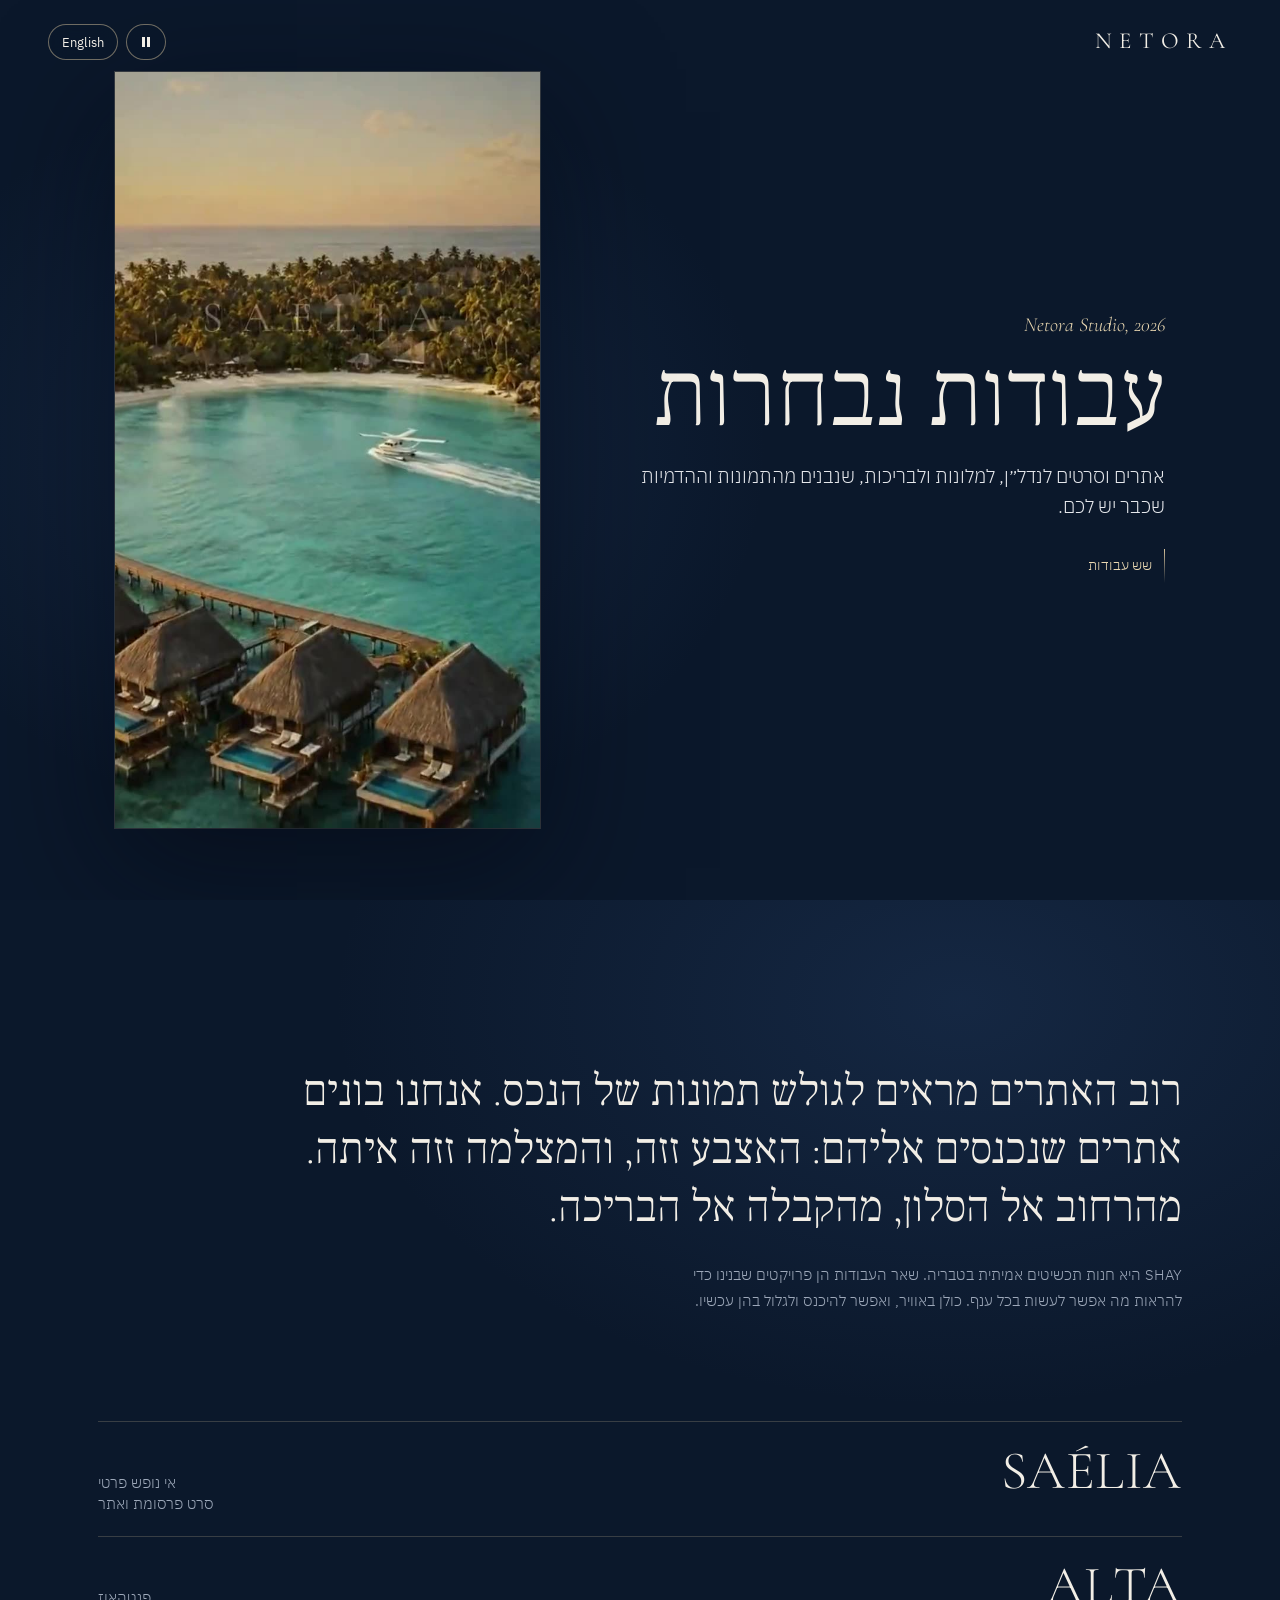
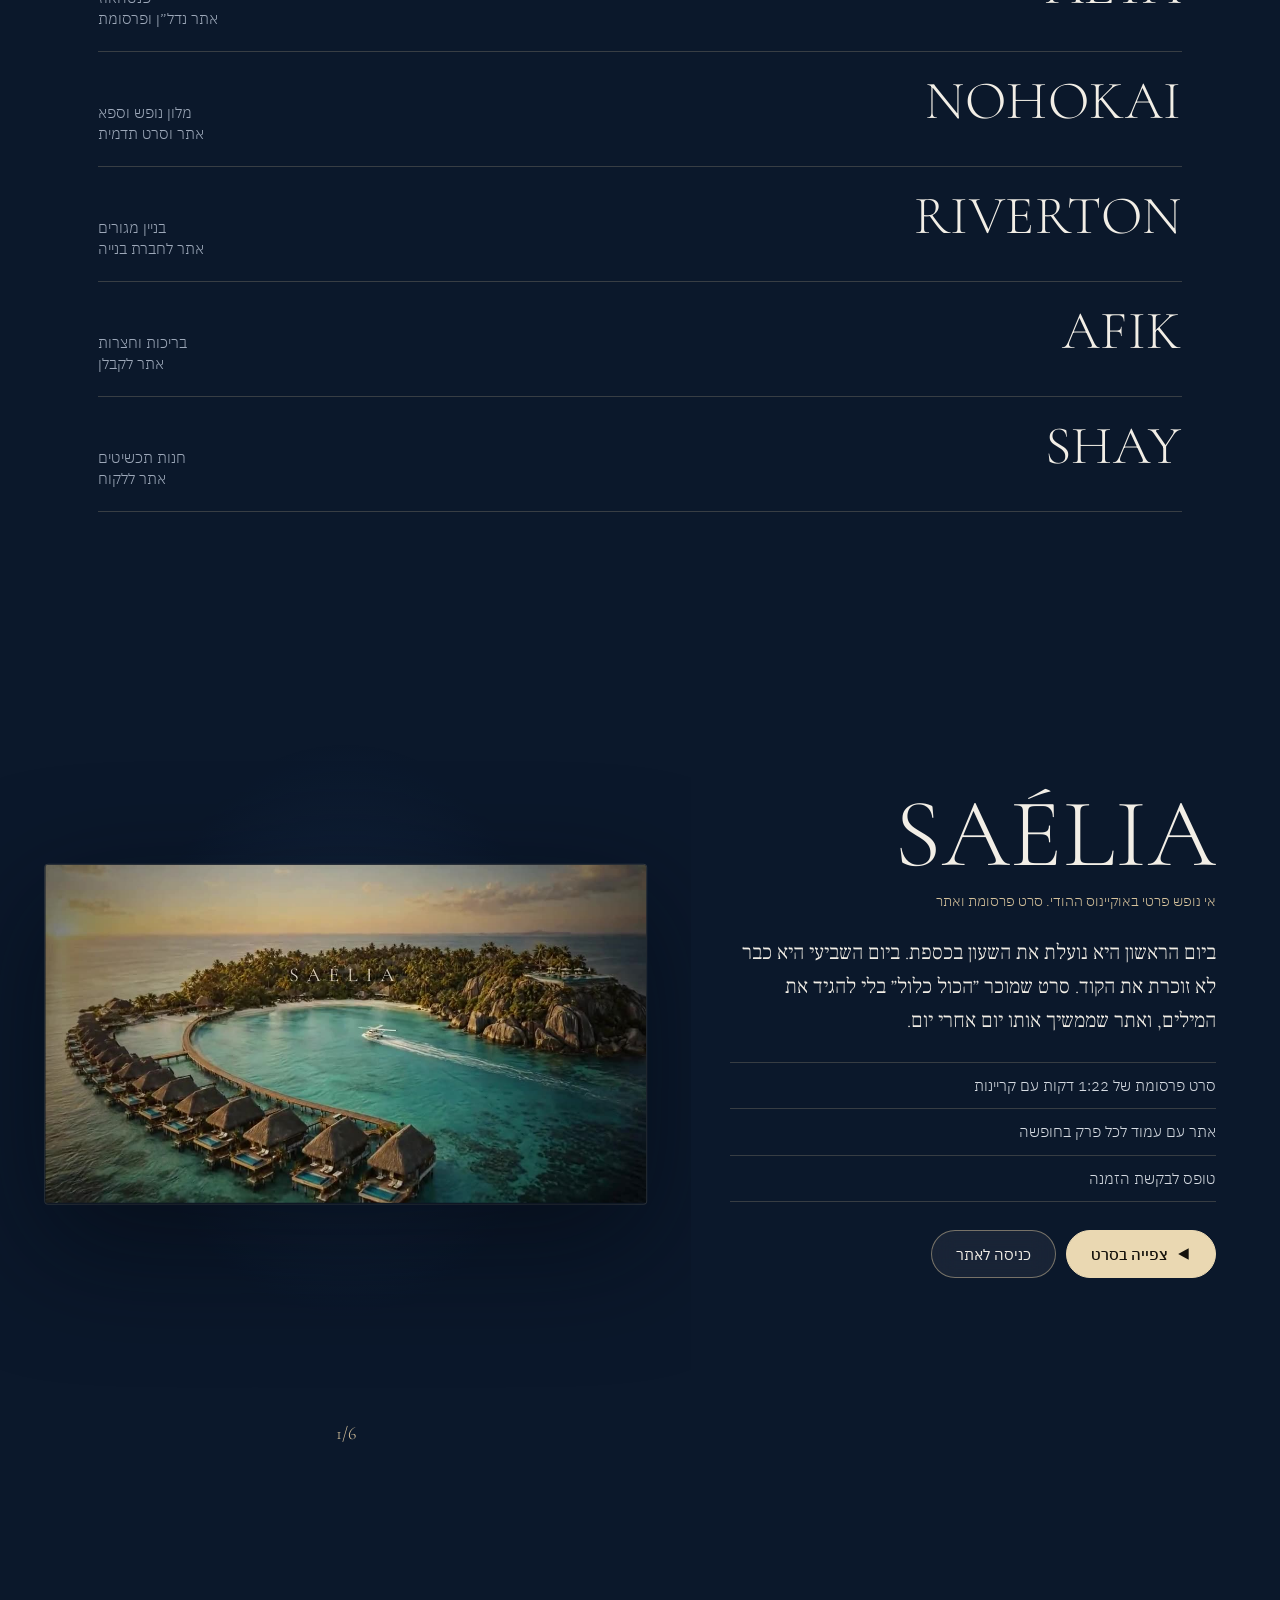
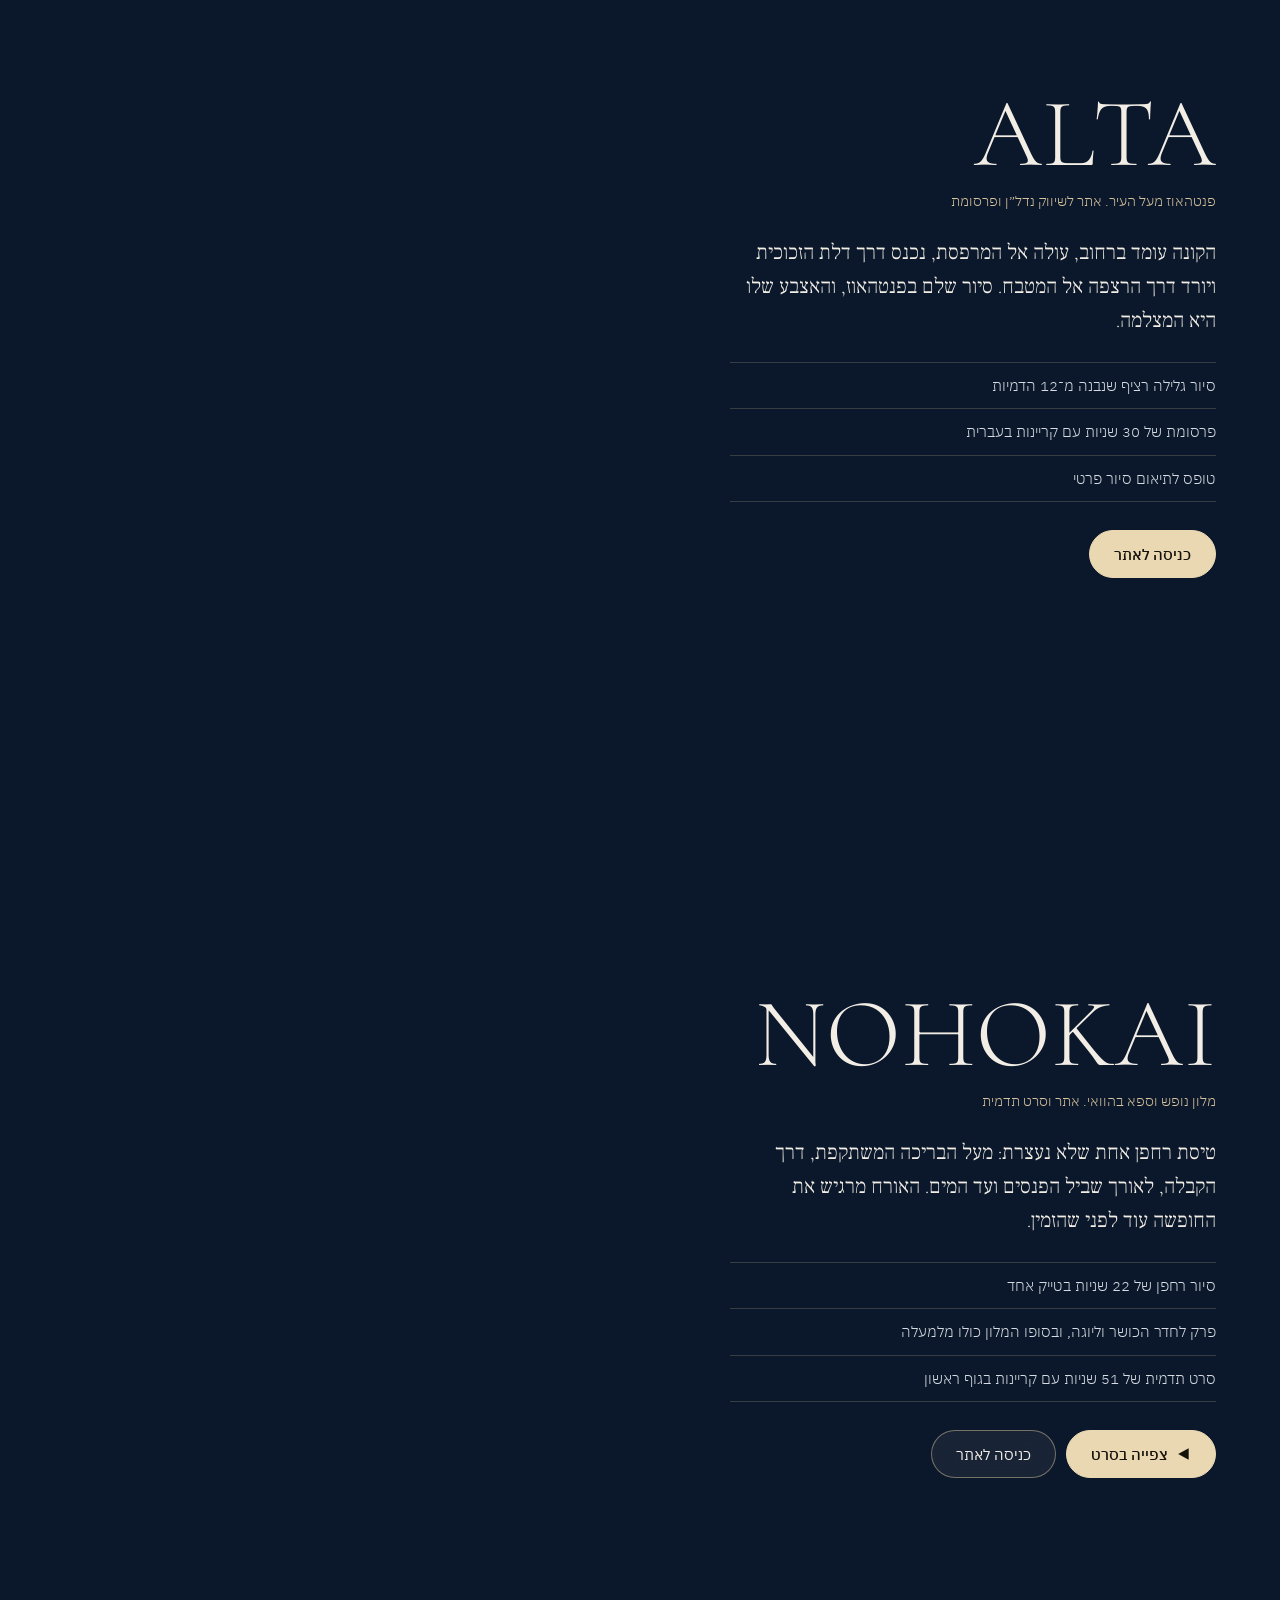
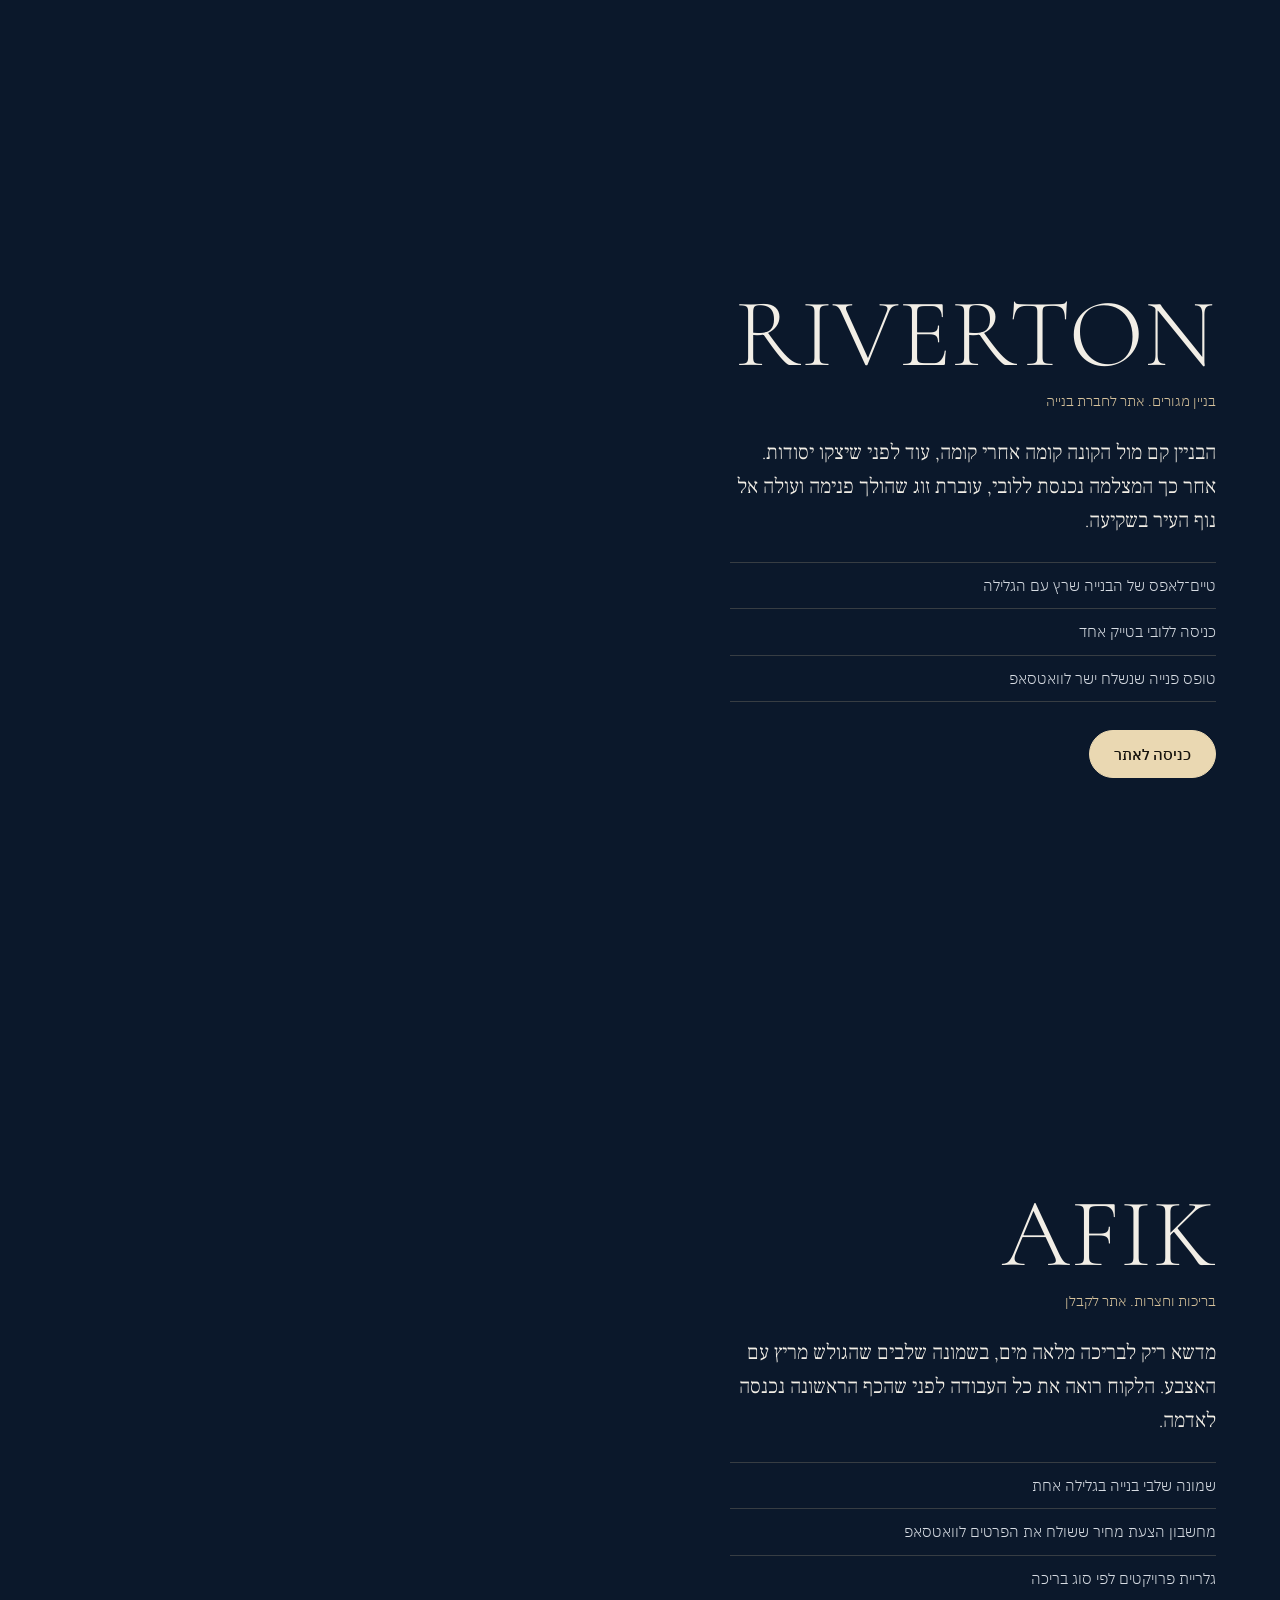
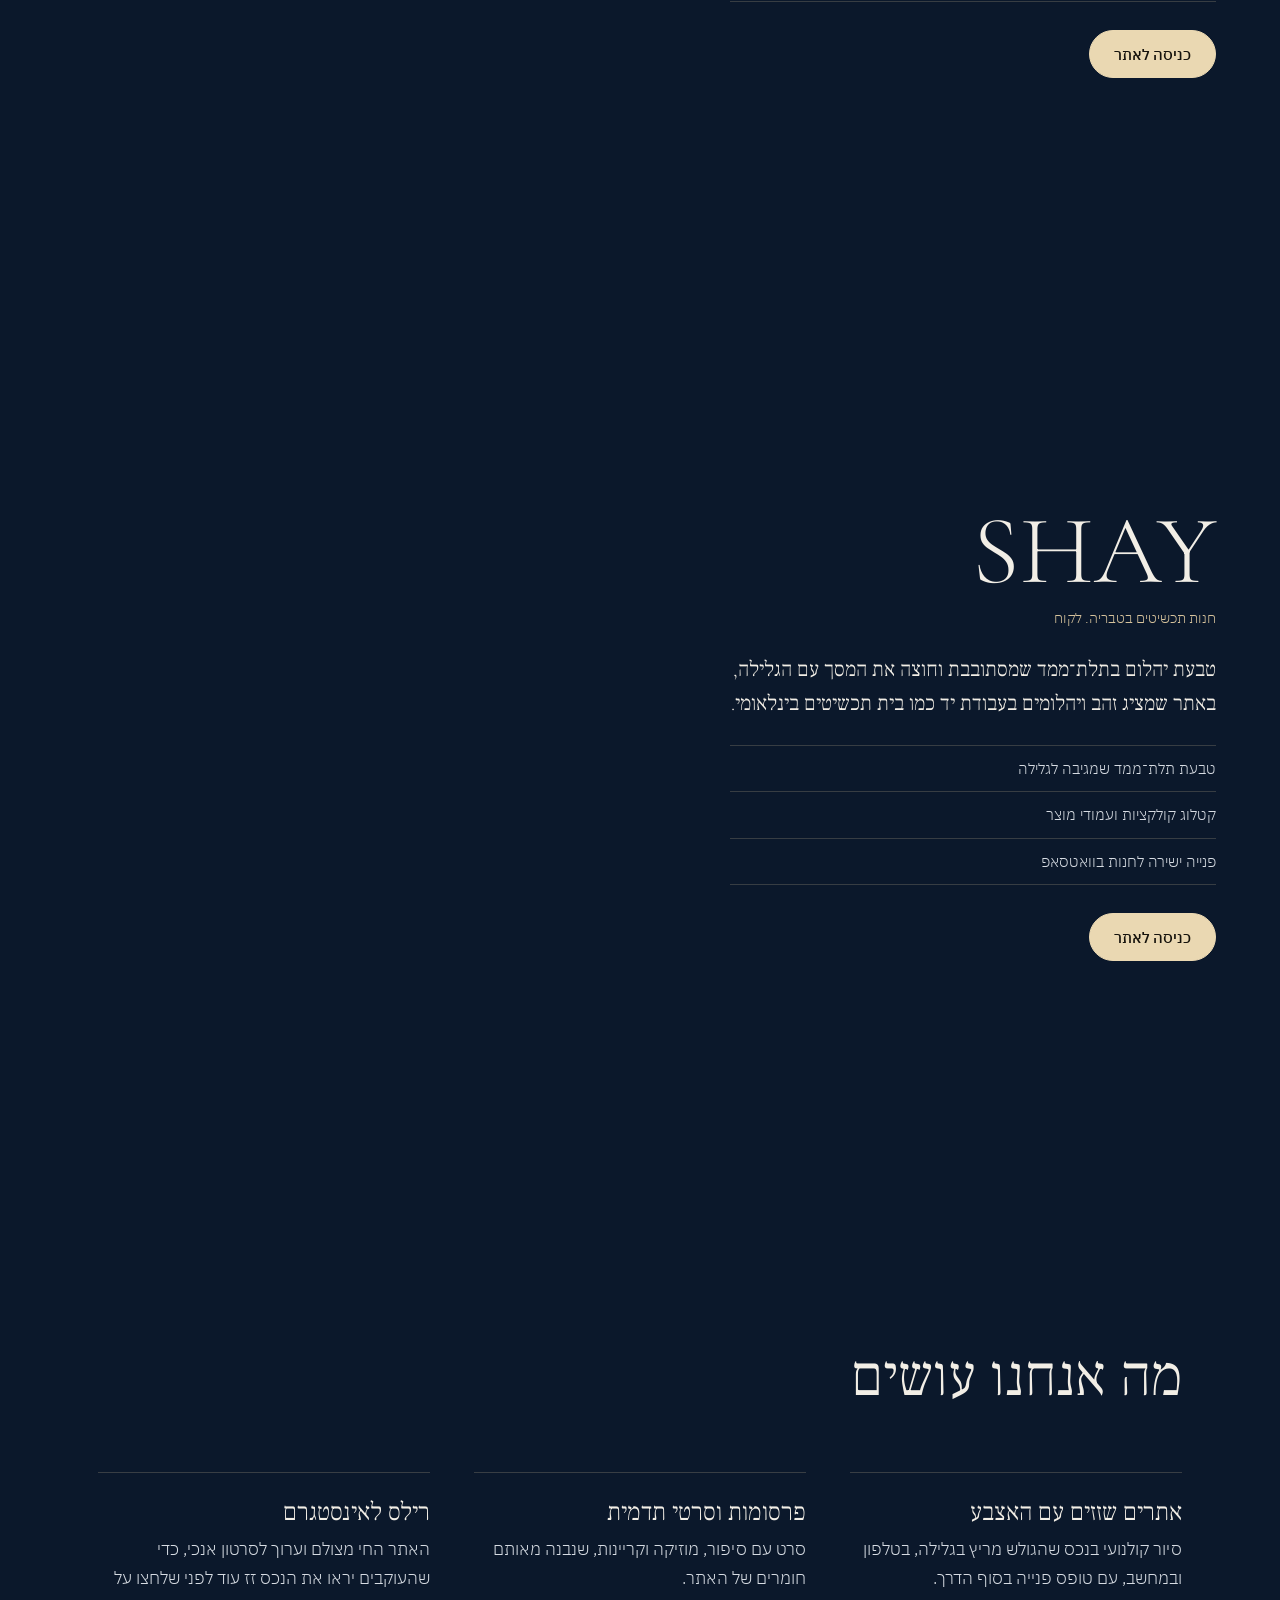
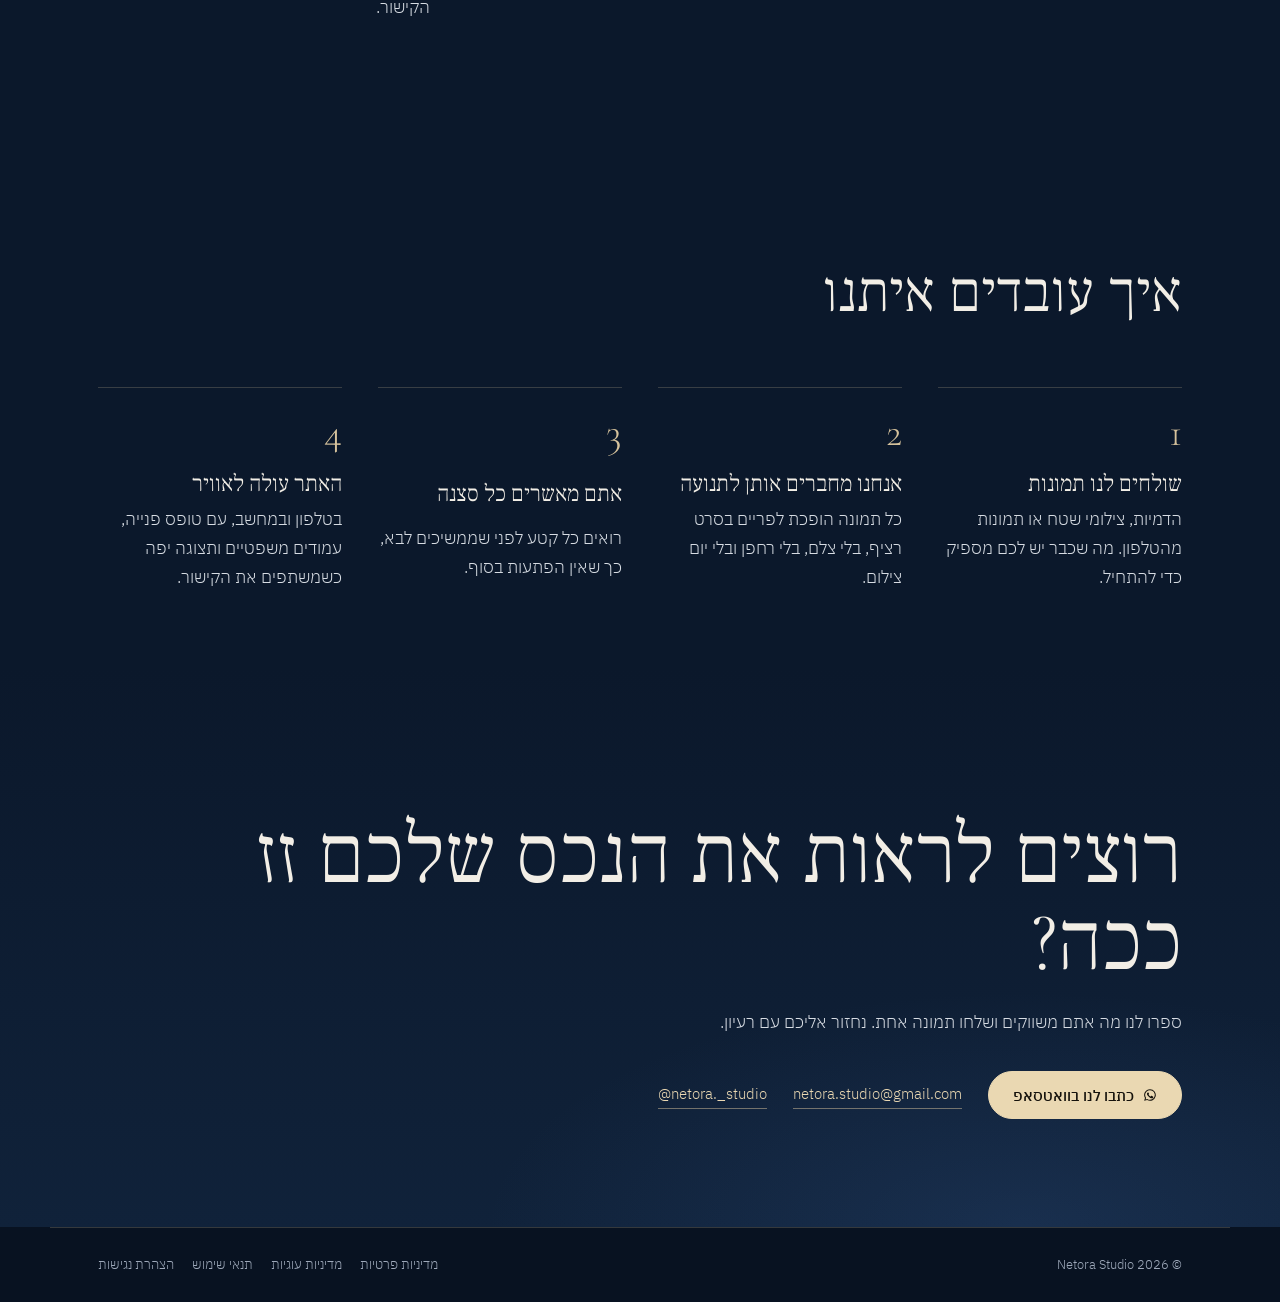
<file: portfolio/index.html>
<!doctype html>
<html lang="he" dir="rtl">
<head>
<meta charset="utf-8">
<meta name="viewport" content="width=device-width, initial-scale=1, viewport-fit=cover">
<title>Netora Studio | תיק עבודות</title>
<meta name="description" content="תיק העבודות של Netora Studio: אתרים וסרטים לנדל״ן, למלונות ולבריכות, שנבנים מהתמונות שכבר יש לכם.">
<meta name="theme-color" content="#0B182B">
<meta property="og:type" content="website">
<meta property="og:site_name" content="Netora Studio">
<meta property="og:title" content="Netora Studio | תיק עבודות 2026">
<meta property="og:description" content="אתרים וסרטים לנדל״ן, למלונות ולבריכות. שש עבודות, כולן באוויר.">
<meta property="og:image" content="https://noamel1407-oss.github.io/netora-landing/portfolio/share.jpg?v=2">
<meta property="og:image:width" content="1200">
<meta property="og:image:height" content="630">
<meta property="og:url" content="https://noamel1407-oss.github.io/netora-landing/portfolio/">
<meta name="twitter:card" content="summary_large_image">
<link rel="preload" href="media/reel.mp4" as="video" type="video/mp4">
<link rel="preload" href="fonts/cormorant-garamond-latin-300-normal.woff2" as="font" type="font/woff2" crossorigin>
<link rel="preload" href="fonts/frank-ruhl-libre-hebrew-300-normal.woff2" as="font" type="font/woff2" crossorigin>
<style>
@font-face{font-family:"NCorm";font-style:normal;font-weight:300;font-display:swap;src:url(fonts/cormorant-garamond-latin-300-normal.woff2) format("woff2");unicode-range:U+0000-00FF,U+0131,U+0152-0153,U+02BB-02BC,U+02C6,U+02DA,U+02DC,U+2000-206F,U+20AC,U+2122,U+2191,U+2193,U+2212,U+2215,U+FEFF,U+FFFD}
@font-face{font-family:"NCorm";font-style:italic;font-weight:300;font-display:swap;src:url(fonts/cormorant-garamond-latin-300-italic.woff2) format("woff2");unicode-range:U+0000-00FF,U+0131,U+0152-0153,U+2000-206F,U+20AC,U+2122,U+2212}
@font-face{font-family:"NCorm";font-style:normal;font-weight:400;font-display:swap;src:url(fonts/cormorant-garamond-latin-400-normal.woff2) format("woff2");unicode-range:U+0000-00FF,U+0131,U+0152-0153,U+2000-206F,U+20AC,U+2122,U+2212}
@font-face{font-family:"NFrank";font-style:normal;font-weight:300;font-display:swap;src:url(fonts/frank-ruhl-libre-hebrew-300-normal.woff2) format("woff2");unicode-range:U+0307-0308,U+0590-05FF,U+200C-2010,U+20AA,U+25CC,U+FB1D-FB4F}
@font-face{font-family:"NFrank";font-style:normal;font-weight:400;font-display:swap;src:url(fonts/frank-ruhl-libre-hebrew-400-normal.woff2) format("woff2");unicode-range:U+0307-0308,U+0590-05FF,U+200C-2010,U+20AA,U+25CC,U+FB1D-FB4F}
@font-face{font-family:"NPlex";font-style:normal;font-weight:300;font-display:swap;src:url(fonts/ibm-plex-sans-hebrew-hebrew-300-normal.woff2) format("woff2");unicode-range:U+0307-0308,U+0590-05FF,U+200C-2010,U+20AA,U+25CC,U+FB1D-FB4F}
@font-face{font-family:"NPlex";font-style:normal;font-weight:400;font-display:swap;src:url(fonts/ibm-plex-sans-hebrew-hebrew-400-normal.woff2) format("woff2");unicode-range:U+0307-0308,U+0590-05FF,U+200C-2010,U+20AA,U+25CC,U+FB1D-FB4F}
@font-face{font-family:"NPlex";font-style:normal;font-weight:500;font-display:swap;src:url(fonts/ibm-plex-sans-hebrew-hebrew-500-normal.woff2) format("woff2");unicode-range:U+0307-0308,U+0590-05FF,U+200C-2010,U+20AA,U+25CC,U+FB1D-FB4F}
@font-face{font-family:"NPlex";font-style:normal;font-weight:300;font-display:swap;src:url(fonts/ibm-plex-sans-hebrew-latin-300-normal.woff2) format("woff2");unicode-range:U+0000-00FF,U+0131,U+0152-0153,U+02BB-02BC,U+02C6,U+02DA,U+02DC,U+2000-206F,U+20AC,U+2122,U+2191,U+2193,U+2212,U+2215,U+FEFF,U+FFFD}
@font-face{font-family:"NPlex";font-style:normal;font-weight:400;font-display:swap;src:url(fonts/ibm-plex-sans-hebrew-latin-400-normal.woff2) format("woff2");unicode-range:U+0000-00FF,U+0131,U+0152-0153,U+02BB-02BC,U+02C6,U+02DA,U+02DC,U+2000-206F,U+20AC,U+2122,U+2191,U+2193,U+2212,U+2215,U+FEFF,U+FFFD}
@font-face{font-family:"NPlex";font-style:normal;font-weight:500;font-display:swap;src:url(fonts/ibm-plex-sans-hebrew-latin-500-normal.woff2) format("woff2");unicode-range:U+0000-00FF,U+0131,U+0152-0153,U+02BB-02BC,U+02C6,U+02DA,U+02DC,U+2000-206F,U+20AC,U+2122,U+2191,U+2193,U+2212,U+2215,U+FEFF,U+FFFD}

:root{
  --bg:#0B182B; --bg-deep:#081221; --raise:#10223A; --glow:rgba(56,94,150,.22);
  --ink:#F2EEE6; --soft:#D7DCE3; --muted:#9EA9BA;
  --champ:#D6C29C; --champ-lit:#EAD8B2; --on-lit:#15120C;
  --line:rgba(214,194,156,.22); --line-strong:rgba(214,194,156,.5);
  --serif:"NCorm","NFrank",Georgia,serif; --sans:"NPlex",system-ui,-apple-system,"Segoe UI",sans-serif;
  --gut:22px; --hdr:64px;
  color-scheme:dark;
}
*,*::before,*::after{box-sizing:border-box}
html{scroll-behavior:smooth;-webkit-text-size-adjust:100%;background:var(--bg)}
body{margin:0;background:var(--bg);color:var(--ink);font-family:var(--sans);font-weight:300;font-size:16px;line-height:1.7;
  -webkit-font-smoothing:antialiased;overflow-x:hidden}
img,video{display:block;max-width:100%}
a{color:inherit}
figure{margin:0}
:focus-visible{outline:2px solid var(--champ-lit);outline-offset:3px;border-radius:2px}
.sr{position:absolute!important;width:1px;height:1px;overflow:hidden;clip:rect(0 0 0 0);white-space:nowrap}
.skip{position:fixed;inset-inline-start:12px;top:-80px;z-index:50;background:var(--ink);color:var(--bg);padding:10px 16px;border-radius:4px;text-decoration:none}
.skip:focus{top:12px}
/* language switch: only the active language is rendered */
html[lang="he"] [lang="en"]:not(html), html[lang="en"] [lang="he"]:not(html){display:none!important}
bdi{unicode-bidi:isolate}

/* header: clear over the cover, solid blue once the page scrolls */
.top{position:fixed;inset:0 0 auto 0;z-index:30;height:calc(var(--hdr) + env(safe-area-inset-top));
  padding:env(safe-area-inset-top) var(--gut) 0;display:flex;align-items:center;justify-content:space-between;
  transition:background-color .35s,box-shadow .35s}
.top.solid{background:rgba(11,24,43,.86);-webkit-backdrop-filter:blur(14px) saturate(1.2);backdrop-filter:blur(14px) saturate(1.2);box-shadow:0 1px 0 var(--line)}
.mark{font-family:"NCorm",serif;font-weight:400;font-size:21px;letter-spacing:.32em;text-decoration:none;color:var(--ink);padding-inline-end:.32em}
html[dir="ltr"] .mark{padding-inline-end:0;padding-inline-start:.32em}
.tools{display:flex;gap:8px}
.chip{appearance:none;border:1px solid var(--line-strong);background:rgba(11,24,43,.42);-webkit-backdrop-filter:blur(10px);backdrop-filter:blur(10px);
  color:var(--ink);font:400 13px/1 var(--sans);height:36px;min-width:36px;padding:0 13px;border-radius:18px;cursor:pointer;display:inline-flex;align-items:center;justify-content:center;gap:7px;text-decoration:none}
.chip:hover{border-color:var(--champ)}
.chip svg{width:12px;height:12px;fill:currentColor}
.chip .play{display:none}
.chip[aria-pressed="true"] .pause{display:none}
.chip[aria-pressed="true"] .play{display:block}

/* cover */
.cover{position:relative;min-height:100svh;display:flex;align-items:flex-end;overflow:hidden;isolation:isolate}
.cover .reel{position:absolute;inset:0;z-index:-2;background:var(--bg-deep)}
.cover .reel video{width:100%;height:100%;object-fit:cover}
.cover::after{content:"";position:absolute;inset:0;z-index:-1;
  background:linear-gradient(to top,rgba(11,24,43,.95) 0%,rgba(11,24,43,.62) 28%,rgba(11,24,43,0) 54%),linear-gradient(to bottom,rgba(11,24,43,.55),rgba(11,24,43,0) 20%)}
.cover-text{padding:0 var(--gut) calc(9svh + env(safe-area-inset-bottom));width:100%}
.year{font-family:"NCorm",serif;font-style:italic;font-size:20px;color:var(--champ-lit);margin:0 0 6px}
.cover h1{font-family:var(--serif);font-weight:300;font-size:clamp(46px,13.4vw,64px);line-height:1;margin:0 0 18px;text-shadow:0 2px 30px rgba(8,18,33,.5)}
.lede{font-size:17px;line-height:1.6;max-width:30em;margin:0 0 28px;color:#E6E8EC}
.cue{display:inline-flex;align-items:center;gap:12px;color:var(--champ-lit);font-size:14px;text-decoration:none}
.cue i{display:block;width:1px;height:34px;background:linear-gradient(var(--champ),transparent)}

/* intro + index */
.intro{position:relative;padding:13svh var(--gut) 8svh;max-width:1180px;margin:0 auto}
.intro-wrap{position:relative;overflow:hidden;background:radial-gradient(70% 45% at 75% 8%,var(--glow),transparent 70%)}
.pov{font-family:var(--serif);font-weight:300;font-size:clamp(25px,6.6vw,44px);line-height:1.32;margin:0 0 26px;max-width:22em}
html[lang="en"] .pov{font-size:clamp(28px,7.2vw,50px);line-height:1.18}
.note{color:var(--muted);font-size:15px;max-width:36em;margin:0 0 9svh}
.index{list-style:none;margin:0;padding:0;border-top:1px solid var(--line)}
.index li{border-bottom:1px solid var(--line)}
.index a{display:flex;align-items:baseline;justify-content:space-between;gap:16px;padding:18px 0;text-decoration:none}
.index .nm{font-family:"NCorm",serif;font-weight:300;font-size:clamp(32px,9vw,54px);line-height:1;letter-spacing:.01em}
.index .ty{color:var(--muted);font-size:14px;text-align:end;line-height:1.4}
.index a:hover .nm{color:var(--champ-lit)}

/* works — phone: every project gets its own bright film, text below */
.works{position:relative}
.stage-wrap{display:none}
.work{position:relative;padding:0 0 13svh;scroll-margin-top:var(--hdr)}
.media{position:relative;background:var(--bg-deep);overflow:hidden}
.media video{width:100%;aspect-ratio:2/3;object-fit:cover}
.media::after{content:"";position:absolute;inset:auto 0 0 0;height:20%;background:linear-gradient(to top,var(--bg) 8%,rgba(11,24,43,0));pointer-events:none}
.media.film video{aspect-ratio:1/1}
.media.screen{background:radial-gradient(55% 48% at 50% 52%,rgba(214,194,156,.16),transparent 72%);padding:26px 0 8px;display:flex;justify-content:center}
.media.screen video{width:min(66vw,320px);border-radius:24px;box-shadow:0 34px 80px rgba(3,8,16,.6),0 0 0 1px var(--line)}
.media.screen::after{display:none}
.media .playbig{position:absolute;z-index:2;top:50%;left:50%;transform:translate(-50%,-62%);width:68px;height:68px;border-radius:50%;
  border:1px solid rgba(255,255,255,.6);background:rgba(11,24,43,.35);-webkit-backdrop-filter:blur(8px);backdrop-filter:blur(8px);color:#fff;cursor:pointer;display:flex;align-items:center;justify-content:center}
.media .playbig svg{width:20px;height:20px;fill:currentColor;margin-inline-start:3px}
html[dir="rtl"] .media .playbig svg{margin-inline-start:0;margin-inline-end:3px}
.work .in{position:relative;padding:0 var(--gut);margin-top:-46px}
.work.sheet .in{margin-top:14px}
.work .ty{color:var(--champ);font-size:14px;margin:0 0 22px}
.work h2{font-family:"NCorm",serif;font-weight:300;font-size:clamp(60px,18.5vw,84px);line-height:.92;margin:0 0 10px;letter-spacing:.005em}
.idea{font-family:var(--serif);font-weight:300;font-size:19px;line-height:1.62;margin:0 0 24px;max-width:31em;color:var(--ink)}
html[lang="en"] .idea{font-size:21px;line-height:1.45}
.made{list-style:none;margin:0 0 28px;padding:0;max-width:30em;border-top:1px solid var(--line)}
.made li{padding:10px 0;border-bottom:1px solid var(--line);font-size:15px;color:var(--soft)}
.acts{display:flex;flex-wrap:wrap;gap:10px}
.btn{display:inline-flex;align-items:center;justify-content:center;gap:9px;height:48px;padding:0 24px;border-radius:24px;font:400 15px/1 var(--sans);
  text-decoration:none;cursor:pointer;border:1px solid var(--line-strong);background:rgba(242,238,230,.06);color:var(--ink);
  -webkit-backdrop-filter:blur(12px);backdrop-filter:blur(12px);transition:background-color .25s,border-color .25s}
.btn:hover{background:rgba(242,238,230,.13);border-color:var(--champ)}
.btn.lit{background:var(--champ-lit);border-color:var(--champ-lit);color:var(--on-lit);font-weight:500}
.btn.lit:hover{background:#F6E7C6}
.btn svg{width:14px;height:14px;fill:currentColor;flex:none}
html[dir="rtl"] .btn svg.tri{transform:scaleX(-1)}

/* capabilities + process */
.band{padding:15svh var(--gut) 6svh;max-width:1180px;margin:0 auto}
.band h2{font-family:var(--serif);font-weight:300;font-size:clamp(34px,9vw,58px);line-height:1.08;margin:0 0 7svh;max-width:15em}
.caps{display:grid;gap:0;border-top:1px solid var(--line)}
.caps div{padding:24px 0;border-bottom:1px solid var(--line)}
.caps h3{font-family:var(--serif);font-weight:300;font-size:25px;line-height:1.2;margin:0 0 8px}
html[lang="en"] .caps h3{font-size:28px}
.caps p{margin:0;color:var(--soft);max-width:28em}
.steps{list-style:none;margin:0;padding:0;counter-reset:s}
.steps li{counter-increment:s;display:grid;grid-template-columns:52px 1fr;gap:6px 14px;padding:22px 0;border-bottom:1px solid var(--line)}
.steps li:first-child{border-top:1px solid var(--line)}
.steps li::before{content:counter(s);font-family:"NCorm",serif;font-size:40px;line-height:.9;color:var(--champ);grid-row:span 2}
.steps h3{margin:0;font-family:var(--serif);font-weight:300;font-size:23px;line-height:1.25}
html[lang="en"] .steps h3{font-size:26px}
.steps p{margin:0;color:var(--soft)}

/* contact */
.contact-wrap{position:relative;background:linear-gradient(to bottom,var(--bg),var(--raise));overflow:hidden}
.contact-wrap::before{content:"";position:absolute;inset:0;background:radial-gradient(60% 60% at 80% 100%,var(--glow),transparent 70%);pointer-events:none}
.contact{position:relative;padding:16svh var(--gut) 12svh;max-width:1180px;margin:0 auto}
.contact h2{font-family:var(--serif);font-weight:300;font-size:clamp(40px,11.5vw,84px);line-height:1.04;margin:0 0 22px;max-width:12em}
.contact p{font-size:17px;color:var(--soft);max-width:30em;margin:0 0 34px}
.reach{display:flex;flex-wrap:wrap;gap:12px 26px;align-items:center}
.reach .alt{color:var(--champ-lit);text-decoration:none;font-size:15px;border-bottom:1px solid var(--line-strong);padding-bottom:2px;direction:ltr}
.reach .alt:hover{color:#F6E7C6;border-color:var(--champ)}
.foot{background:var(--bg-deep)}
footer{border-top:1px solid var(--line);padding:26px var(--gut) calc(26px + env(safe-area-inset-bottom));display:flex;flex-wrap:wrap;gap:10px 22px;justify-content:space-between;color:var(--muted);font-size:13px;max-width:1180px;margin:0 auto}
footer nav{display:flex;flex-wrap:wrap;gap:6px 18px}
footer a{text-decoration:none}
footer a:hover{color:var(--ink)}

/* film dialog — adapts to wide and vertical films */
dialog.film{--ar:16/9;padding:0;border:0;background:var(--bg-deep);color:var(--ink);max-width:100vw;max-height:100vh;
  width:min(100vw,1280px,calc((100vh - 64px) * var(--ar)))}
dialog.film::backdrop{background:rgba(6,12,22,.93)}
dialog.film video{width:100%;aspect-ratio:var(--ar);background:#000;max-height:calc(100vh - 64px)}
dialog.film .bar{display:flex;justify-content:space-between;align-items:center;height:64px;padding:0 16px;gap:12px;background:var(--bg)}
dialog.film .bar span{font-family:"NCorm",serif;font-size:21px;letter-spacing:.06em}

/* ---------- desktop ---------- */
@media (min-width:1000px){
  :root{--gut:48px;--hdr:84px}
  body{font-size:17px}
  .mark{font-size:23px}
  .cover{align-items:center;min-height:100vh}
  .cover::after{display:none}
  .cover::before{content:"";position:absolute;inset:0;z-index:-3;background:radial-gradient(50% 60% at 25% 50%,var(--glow),transparent 70%)}
  .cover .reel{position:relative;inset:auto;z-index:0;order:2;flex:none;height:min(84vh,820px);aspect-ratio:9/16;margin-inline:auto 9vw;
    box-shadow:0 40px 120px rgba(3,8,16,.55),0 0 0 1px var(--line)}
  .cover-text{order:1;padding:0 9vw 0 0;width:auto;flex:1;max-width:640px}
  html[dir="ltr"] .cover-text{padding:0 0 0 9vw}
  .cover h1{font-size:clamp(72px,7.4vw,118px);text-shadow:none}
  .lede{font-size:19px}
  .intro{padding-top:18vh}
  .note{margin-bottom:12vh}
  .index a{padding:22px 0}
  .index .ty{font-size:15px}

  .works{display:grid;grid-template-columns:minmax(0,.92fr) minmax(0,1.08fr);grid-auto-rows:auto}
  .media,.media.screen{display:none}
  .stage-wrap{display:block;position:relative;grid-column:2;grid-row:1 / span 6}
  .stage{position:sticky;top:0;height:100vh;overflow:hidden}
  .stage::before{content:"";position:absolute;inset:0;background:radial-gradient(45% 45% at 50% 50%,var(--glow),transparent 72%)}
  .frame{position:absolute;top:50%;left:50%;transform:translate(-50%,-50%);height:min(82vh,900px);width:calc(min(82vh,900px) * 2 / 3);
    background:var(--bg-deep);overflow:hidden;border-radius:3px;box-shadow:0 40px 120px rgba(3,8,16,.6),0 0 0 1px var(--line);
    transition:width .8s cubic-bezier(.7,0,.2,1),height .8s cubic-bezier(.7,0,.2,1),border-radius .8s}
  .stage.is-film .frame{width:min(47vw,1120px);height:calc(min(47vw,1120px) * 9 / 16)}
  .stage.is-screen .frame{height:min(76vh,820px);width:calc(min(76vh,820px) * 2 / 3);border-radius:26px}
  .layer{position:absolute;inset:0;opacity:0;transition:opacity .7s ease}
  .layer.is-on{opacity:1}
  .layer video{width:100%;height:100%;object-fit:cover}
  .count{position:absolute;bottom:4vh;left:50%;transform:translateX(-50%);font-family:"NCorm",serif;font-size:18px;color:var(--champ);direction:ltr}

  .work{grid-column:1;min-height:100vh;display:flex;flex-direction:column;justify-content:center;padding:12vh 5vw 12vh 3vw}
  html[dir="ltr"] .work{padding:12vh 3vw 12vh 5vw}
  .work .in,.work.sheet .in{margin:0;padding:0}
  .work h2{font-size:clamp(76px,7.6vw,128px)}
  .idea{font-size:21px}
  html[lang="en"] .idea{font-size:23px}

  .band{padding-top:18vh}
  .caps{grid-template-columns:repeat(3,1fr);gap:0 44px;border-top:0}
  .caps div{border-top:1px solid var(--line);border-bottom:0}
  .steps{display:grid;grid-template-columns:repeat(4,1fr);gap:0 36px}
  .steps li,.steps li:first-child{grid-template-columns:1fr;border-bottom:0;border-top:1px solid var(--line);padding-top:26px}
  .steps li::before{grid-row:auto;margin-bottom:14px}
}
@media (min-width:1000px) and (max-height:700px){ .work h2{font-size:clamp(64px,6vw,96px)} }

@media (prefers-reduced-motion:reduce){
  html{scroll-behavior:auto}
  .frame,.layer,.top{transition:none!important}
}
</style>
</head>
<body>
<a class="skip" href="#main"><span lang="he">דילוג לתוכן</span><span lang="en">Skip to content</span></a>

<header class="top" id="top-bar">
  <a class="mark" href="#top" aria-label="Netora Studio">NETORA</a>
  <div class="tools">
    <button class="chip" id="motion" type="button" aria-pressed="false">
      <svg class="pause" viewBox="0 0 12 12" aria-hidden="true"><rect x="2" y="1" width="3" height="10"/><rect x="7" y="1" width="3" height="10"/></svg>
      <svg class="play" viewBox="0 0 12 12" aria-hidden="true"><path d="M2 1l9 5-9 5z"/></svg>
      <span class="sr" id="motion-label">עצירת הווידאו</span>
    </button>
    <button class="chip" id="lang" type="button"><span lang="he">English</span><span lang="en">עברית</span></button>
  </div>
</header>

<main id="main">
  <section class="cover" id="top" aria-labelledby="t-cover">
    <div class="reel">
      <video id="reel" src="media/reel.mp4" poster="media/reel.jpg" muted playsinline loop preload="auto" aria-hidden="true"></video>
    </div>
    <div class="cover-text">
      <p class="year">Netora Studio, 2026</p>
      <h1 id="t-cover"><span lang="he">עבודות נבחרות</span><span lang="en">Selected work</span></h1>
      <p class="lede">
        <span lang="he">אתרים וסרטים לנדל״ן, למלונות ולבריכות, שנבנים מהתמונות וההדמיות שכבר יש לכם.</span>
        <span lang="en">Websites and films for real estate, hotels and pools, built from the photos and renders you already have.</span>
      </p>
      <a class="cue" href="#intro"><i aria-hidden="true"></i><span lang="he">שש עבודות</span><span lang="en">Six projects</span></a>
    </div>
  </section>

  <div class="intro-wrap">
  <section class="intro" id="intro" aria-labelledby="t-intro">
    <h2 class="sr" id="t-intro"><span lang="he">על העבודות</span><span lang="en">About the work</span></h2>
    <p class="pov">
      <span lang="he">רוב האתרים מראים לגולש תמונות של הנכס. אנחנו בונים אתרים שנכנסים אליהם: האצבע זזה, והמצלמה זזה איתה. מהרחוב אל הסלון, מהקבלה אל הבריכה.</span>
      <span lang="en">Most websites show a property in pictures. We build websites you walk into: the finger moves and the camera moves with it, from the street to the living room, from the lobby to the pool.</span>
    </p>
    <p class="note">
      <span lang="he">SHAY היא חנות תכשיטים אמיתית בטבריה. שאר העבודות הן פרויקטים שבנינו כדי להראות מה אפשר לעשות בכל ענף. כולן באוויר, ואפשר להיכנס ולגלול בהן עכשיו.</span>
      <span lang="en">SHAY is a real jewellery store in Tiberias. The other projects are studio concepts we built to show what is possible in each industry. Every one of them is live, and you can scroll through it right now.</span>
    </p>
    <ol class="index" data-he-label="רשימת העבודות" data-en-label="List of projects">
      <li><a href="#saelia"><bdi class="nm">SAÉLIA</bdi><span class="ty"><span lang="he">אי נופש פרטי<br>סרט פרסומת ואתר</span><span lang="en">Private island resort<br>Commercial and website</span></span></a></li>
      <li><a href="#alta"><bdi class="nm">ALTA</bdi><span class="ty"><span lang="he">פנטהאוז<br>אתר נדל״ן ופרסומת</span><span lang="en">Penthouse<br>Real-estate website and ad</span></span></a></li>
      <li><a href="#nohokai"><bdi class="nm">NOHOKAI</bdi><span class="ty"><span lang="he">מלון נופש וספא<br>אתר וסרט תדמית</span><span lang="en">Resort and spa<br>Website and brand film</span></span></a></li>
      <li><a href="#riverton"><bdi class="nm">RIVERTON</bdi><span class="ty"><span lang="he">בניין מגורים<br>אתר לחברת בנייה</span><span lang="en">Residential building<br>Website for a developer</span></span></a></li>
      <li><a href="#afik"><bdi class="nm">AFIK</bdi><span class="ty"><span lang="he">בריכות וחצרות<br>אתר לקבלן</span><span lang="en">Pools and gardens<br>Website for a contractor</span></span></a></li>
      <li><a href="#shay"><bdi class="nm">SHAY</bdi><span class="ty"><span lang="he">חנות תכשיטים<br>אתר ללקוח</span><span lang="en">Jewellery store<br>Client website</span></span></a></li>
    </ol>
  </section>
  </div>

  <section class="works" data-he-label="העבודות" data-en-label="The projects">
    <div class="stage-wrap" aria-hidden="true">
      <div class="stage" id="stage">
        <div class="frame">
          <div class="layer" data-kind="film"><video data-src="media/saelia.mp4" poster="media/saelia.jpg" muted playsinline loop preload="none"></video></div>
          <div class="layer" data-kind="site"><video data-src="media/alta.mp4" poster="media/alta.jpg" muted playsinline loop preload="none"></video></div>
          <div class="layer" data-kind="site"><video data-src="media/nohokai.mp4" poster="media/nohokai.jpg" muted playsinline loop preload="none"></video></div>
          <div class="layer" data-kind="site"><video data-src="media/riverton.mp4" poster="media/riverton.jpg" muted playsinline loop preload="none"></video></div>
          <div class="layer" data-kind="site"><video data-src="media/afik.mp4" poster="media/afik.jpg" muted playsinline loop preload="none"></video></div>
          <div class="layer" data-kind="screen"><video data-src="media/shay.mp4" poster="media/shay.jpg" muted playsinline loop preload="none"></video></div>
        </div>
        <div class="count" id="count">1/6</div>
      </div>
    </div>

    <article class="work" id="saelia">
      <figure class="media film">
        <video data-src="media/saelia.mp4" poster="media/saelia.jpg" muted playsinline loop preload="none" aria-hidden="true"></video>
        <button class="playbig" type="button" data-film="saelia"><svg class="tri" viewBox="0 0 12 12" aria-hidden="true"><path d="M2 1l9 5-9 5z"/></svg><span class="sr"><span lang="he">צפייה בסרט</span><span lang="en">Watch the film</span></span></button>
      </figure>
      <div class="in">
        <h2><bdi>SAÉLIA</bdi></h2>
        <p class="ty"><span lang="he">אי נופש פרטי באוקיינוס ההודי. סרט פרסומת ואתר</span><span lang="en">Private island resort, Indian Ocean. Commercial and website</span></p>
        <p class="idea">
          <span lang="he">ביום הראשון היא נועלת את השעון בכספת. ביום השביעי היא כבר לא זוכרת את הקוד. סרט שמוכר ״הכול כלול״ בלי להגיד את המילים, ואתר שממשיך אותו יום אחרי יום.</span>
          <span lang="en">On the first day she locks her watch in the safe. By the seventh she can't remember the code. A film that sells “all inclusive” without ever saying it, and a website that carries the story on, day by day.</span>
        </p>
        <ul class="made">
          <li><span lang="he">סרט פרסומת של 1:22 דקות עם קריינות</span><span lang="en">A 1:22 commercial with narration</span></li>
          <li><span lang="he">אתר עם עמוד לכל פרק בחופשה</span><span lang="en">A website with a page for every chapter of the stay</span></li>
          <li><span lang="he">טופס לבקשת הזמנה</span><span lang="en">A booking request form</span></li>
        </ul>
        <div class="acts">
          <button class="btn lit" type="button" data-film="saelia"><svg class="tri" viewBox="0 0 12 12" aria-hidden="true"><path d="M2 1l9 5-9 5z"/></svg><span lang="he">צפייה בסרט</span><span lang="en">Watch the film</span></button>
          <a class="btn" href="https://saelia.higgsfield.app/" target="_blank" rel="noopener"><span lang="he">כניסה לאתר</span><span lang="en">Visit the site</span><span class="sr"><span lang="he">(נפתח בלשונית חדשה)</span><span lang="en">(opens in a new tab)</span></span></a>
        </div>
      </div>
    </article>

    <article class="work" id="alta">
      <figure class="media"><video data-src="media/alta.mp4" poster="media/alta.jpg" muted playsinline loop preload="none" aria-hidden="true"></video></figure>
      <div class="in">
        <h2><bdi>ALTA</bdi></h2>
        <p class="ty"><span lang="he">פנטהאוז מעל העיר. אתר לשיווק נדל״ן ופרסומת</span><span lang="en">Penthouse above the city. Real-estate website and ad</span></p>
        <p class="idea">
          <span lang="he">הקונה עומד ברחוב, עולה אל המרפסת, נכנס דרך דלת הזכוכית ויורד דרך הרצפה אל המטבח. סיור שלם בפנטהאוז, והאצבע שלו היא המצלמה.</span>
          <span lang="en">The buyer stands on the street, rises to the terrace, steps in through the glass door and drops through the floor into the kitchen. A full tour of the penthouse, with their finger as the camera.</span>
        </p>
        <ul class="made">
          <li><span lang="he">סיור גלילה רציף שנבנה מ־12 הדמיות</span><span lang="en">A continuous scroll tour built from 12 renders</span></li>
          <li><span lang="he">פרסומת של 30 שניות עם קריינות בעברית</span><span lang="en">A 30-second ad with Hebrew narration</span></li>
          <li><span lang="he">טופס לתיאום סיור פרטי</span><span lang="en">A private viewing request form</span></li>
        </ul>
        <div class="acts">
          <a class="btn lit" href="https://noamel1407-oss.github.io/real-estate-mockap/" target="_blank" rel="noopener"><span lang="he">כניסה לאתר</span><span lang="en">Visit the site</span><span class="sr"><span lang="he">(נפתח בלשונית חדשה)</span><span lang="en">(opens in a new tab)</span></span></a>
        </div>
      </div>
    </article>

    <article class="work" id="nohokai">
      <figure class="media">
        <video data-src="media/nohokai.mp4" poster="media/nohokai.jpg" muted playsinline loop preload="none" aria-hidden="true"></video>
        <button class="playbig" type="button" data-film="nohokai"><svg class="tri" viewBox="0 0 12 12" aria-hidden="true"><path d="M2 1l9 5-9 5z"/></svg><span class="sr"><span lang="he">צפייה בסרט</span><span lang="en">Watch the film</span></span></button>
      </figure>
      <div class="in">
        <h2><bdi>NOHOKAI</bdi></h2>
        <p class="ty"><span lang="he">מלון נופש וספא בהוואי. אתר וסרט תדמית</span><span lang="en">Resort and spa, Hawaiʻi. Website and brand film</span></p>
        <p class="idea">
          <span lang="he">טיסת רחפן אחת שלא נעצרת: מעל הבריכה המשתקפת, דרך הקבלה, לאורך שביל הפנסים ועד המים. האורח מרגיש את החופשה עוד לפני שהזמין.</span>
          <span lang="en">One drone flight that never cuts: over the reflecting pond, through the lobby, along the lantern path and down to the water. Guests feel the holiday before they book it.</span>
        </p>
        <ul class="made">
          <li><span lang="he">סיור רחפן של 22 שניות בטייק אחד</span><span lang="en">A 22-second drone tour in a single take</span></li>
          <li><span lang="he">פרק לחדר הכושר וליוגה, ובסופו המלון כולו מלמעלה</span><span lang="en">A gym and yoga chapter that ends on the whole resort from above</span></li>
          <li><span lang="he">סרט תדמית של 51 שניות עם קריינות בגוף ראשון</span><span lang="en">A 51-second brand film narrated in the first person</span></li>
        </ul>
        <div class="acts">
          <button class="btn lit" type="button" data-film="nohokai"><svg class="tri" viewBox="0 0 12 12" aria-hidden="true"><path d="M2 1l9 5-9 5z"/></svg><span lang="he">צפייה בסרט</span><span lang="en">Watch the film</span></button>
          <a class="btn" href="https://noamel1407-oss.github.io/hawaii-resort/" target="_blank" rel="noopener"><span lang="he">כניסה לאתר</span><span lang="en">Visit the site</span><span class="sr"><span lang="he">(נפתח בלשונית חדשה)</span><span lang="en">(opens in a new tab)</span></span></a>
        </div>
      </div>
    </article>

    <article class="work" id="riverton">
      <figure class="media"><video data-src="media/riverton.mp4" poster="media/riverton.jpg" muted playsinline loop preload="none" aria-hidden="true"></video></figure>
      <div class="in">
        <h2><bdi>RIVERTON</bdi></h2>
        <p class="ty"><span lang="he">בניין מגורים. אתר לחברת בנייה</span><span lang="en">Residential building. Website for a developer</span></p>
        <p class="idea">
          <span lang="he">הבניין קם מול הקונה קומה אחרי קומה, עוד לפני שיצקו יסודות. אחר כך המצלמה נכנסת ללובי, עוברת זוג שהולך פנימה ועולה אל נוף העיר בשקיעה.</span>
          <span lang="en">The building rises in front of the buyer, floor by floor, before the foundations are even poured. Then the camera enters the lobby, passes a couple walking in and rises to the city at sunset.</span>
        </p>
        <ul class="made">
          <li><span lang="he">טיים־לאפס של הבנייה שרץ עם הגלילה</span><span lang="en">A construction time-lapse that runs with the scroll</span></li>
          <li><span lang="he">כניסה ללובי בטייק אחד</span><span lang="en">A single-take walk into the lobby</span></li>
          <li><span lang="he">טופס פנייה שנשלח ישר לוואטסאפ</span><span lang="en">An enquiry form that goes straight to WhatsApp</span></li>
        </ul>
        <div class="acts">
          <a class="btn lit" href="https://noamel1407-oss.github.io/riverton/" target="_blank" rel="noopener"><span lang="he">כניסה לאתר</span><span lang="en">Visit the site</span><span class="sr"><span lang="he">(נפתח בלשונית חדשה)</span><span lang="en">(opens in a new tab)</span></span></a>
        </div>
      </div>
    </article>

    <article class="work" id="afik">
      <figure class="media"><video data-src="media/afik.mp4" poster="media/afik.jpg" muted playsinline loop preload="none" aria-hidden="true"></video></figure>
      <div class="in">
        <h2><bdi>AFIK</bdi></h2>
        <p class="ty"><span lang="he">בריכות וחצרות. אתר לקבלן</span><span lang="en">Pools and gardens. Website for a contractor</span></p>
        <p class="idea">
          <span lang="he">מדשא ריק לבריכה מלאה מים, בשמונה שלבים שהגולש מריץ עם האצבע. הלקוח רואה את כל העבודה לפני שהכף הראשונה נכנסה לאדמה.</span>
          <span lang="en">From an empty lawn to a full pool in eight stages the visitor plays with a finger. The client sees the whole job before the first shovel goes in.</span>
        </p>
        <ul class="made">
          <li><span lang="he">שמונה שלבי בנייה בגלילה אחת</span><span lang="en">Eight build stages in a single scroll</span></li>
          <li><span lang="he">מחשבון הצעת מחיר ששולח את הפרטים לוואטסאפ</span><span lang="en">A price estimator that sends the details to WhatsApp</span></li>
          <li><span lang="he">גלריית פרויקטים לפי סוג בריכה</span><span lang="en">A project gallery sorted by pool type</span></li>
        </ul>
        <div class="acts">
          <a class="btn lit" href="https://noamel1407-oss.github.io/afik/" target="_blank" rel="noopener"><span lang="he">כניסה לאתר</span><span lang="en">Visit the site</span><span class="sr"><span lang="he">(נפתח בלשונית חדשה)</span><span lang="en">(opens in a new tab)</span></span></a>
        </div>
      </div>
    </article>

    <article class="work sheet" id="shay">
      <figure class="media screen"><video data-src="media/shay.mp4" poster="media/shay.jpg" muted playsinline loop preload="none" aria-hidden="true"></video></figure>
      <div class="in">
        <h2><bdi>SHAY</bdi></h2>
        <p class="ty"><span lang="he">חנות תכשיטים בטבריה. לקוח</span><span lang="en">Jewellery store, Tiberias. Client</span></p>
        <p class="idea">
          <span lang="he">טבעת יהלום בתלת־ממד שמסתובבת וחוצה את המסך עם הגלילה, באתר שמציג זהב ויהלומים בעבודת יד כמו בית תכשיטים בינלאומי.</span>
          <span lang="en">A 3D diamond ring that turns and travels across the screen as you scroll, on a site that presents handmade gold and diamonds like an international jewellery house.</span>
        </p>
        <ul class="made">
          <li><span lang="he">טבעת תלת־ממד שמגיבה לגלילה</span><span lang="en">A 3D ring that responds to the scroll</span></li>
          <li><span lang="he">קטלוג קולקציות ועמודי מוצר</span><span lang="en">Collection catalogue and product pages</span></li>
          <li><span lang="he">פנייה ישירה לחנות בוואטסאפ</span><span lang="en">Direct WhatsApp contact with the store</span></li>
        </ul>
        <div class="acts">
          <a class="btn lit" href="https://shaijewelry.site/" target="_blank" rel="noopener"><span lang="he">כניסה לאתר</span><span lang="en">Visit the site</span><span class="sr"><span lang="he">(נפתח בלשונית חדשה)</span><span lang="en">(opens in a new tab)</span></span></a>
        </div>
      </div>
    </article>
  </section>

  <section class="band" aria-labelledby="t-caps">
    <h2 id="t-caps"><span lang="he">מה אנחנו עושים</span><span lang="en">What we make</span></h2>
    <div class="caps">
      <div>
        <h3><span lang="he">אתרים שזזים עם האצבע</span><span lang="en">Websites that move with the finger</span></h3>
        <p><span lang="he">סיור קולנועי בנכס שהגולש מריץ בגלילה, בטלפון ובמחשב, עם טופס פנייה בסוף הדרך.</span><span lang="en">A cinematic tour of the property that visitors play by scrolling, on phone and desktop, with an enquiry form at the end of the walk.</span></p>
      </div>
      <div>
        <h3><span lang="he">פרסומות וסרטי תדמית</span><span lang="en">Commercials and brand films</span></h3>
        <p><span lang="he">סרט עם סיפור, מוזיקה וקריינות, שנבנה מאותם חומרים של האתר.</span><span lang="en">A film with a story, music and narration, made from the same material as the website.</span></p>
      </div>
      <div>
        <h3><span lang="he">רילס לאינסטגרם</span><span lang="en">Instagram reels</span></h3>
        <p><span lang="he">האתר החי מצולם וערוך לסרטון אנכי, כדי שהעוקבים יראו את הנכס זז עוד לפני שלחצו על הקישור.</span><span lang="en">The live site, filmed and cut into a vertical video, so followers see the property move before they even tap the link.</span></p>
      </div>
    </div>
  </section>

  <section class="band" aria-labelledby="t-steps">
    <h2 id="t-steps"><span lang="he">איך עובדים איתנו</span><span lang="en">How we work</span></h2>
    <ol class="steps">
      <li><h3><span lang="he">שולחים לנו תמונות</span><span lang="en">You send us pictures</span></h3><p><span lang="he">הדמיות, צילומי שטח או תמונות מהטלפון. מה שכבר יש לכם מספיק כדי להתחיל.</span><span lang="en">Renders, site photos or pictures from your phone. What you already have is enough to start.</span></p></li>
      <li><h3><span lang="he">אנחנו מחברים אותן לתנועה</span><span lang="en">We turn them into motion</span></h3><p><span lang="he">כל תמונה הופכת לפריים בסרט רציף, בלי צלם, בלי רחפן ובלי יום צילום.</span><span lang="en">Every picture becomes a frame in one continuous film. No crew, no drone, no shoot day.</span></p></li>
      <li><h3><span lang="he">אתם מאשרים כל סצנה</span><span lang="en">You approve each scene</span></h3><p><span lang="he">רואים כל קטע לפני שממשיכים לבא, כך שאין הפתעות בסוף.</span><span lang="en">You see every part before we move on to the next, so there are no surprises at the end.</span></p></li>
      <li><h3><span lang="he">האתר עולה לאוויר</span><span lang="en">The site goes live</span></h3><p><span lang="he">בטלפון ובמחשב, עם טופס פנייה, עמודים משפטיים ותצוגה יפה כשמשתפים את הקישור.</span><span lang="en">On phone and desktop, with an enquiry form, legal pages and a proper preview when the link is shared.</span></p></li>
    </ol>
  </section>

  <div class="contact-wrap">
    <section class="contact" id="contact" aria-labelledby="t-contact">
      <h2 id="t-contact"><span lang="he">רוצים לראות את הנכס שלכם זז ככה?</span><span lang="en">Want to see your property move like this?</span></h2>
      <p><span lang="he">ספרו לנו מה אתם משווקים ושלחו תמונה אחת. נחזור אליכם עם רעיון.</span><span lang="en">Tell us what you are marketing and send one picture. We'll come back to you with an idea.</span></p>
      <div class="reach">
        <a class="btn lit" id="wa" href="https://wa.me/972544500539" target="_blank" rel="noopener">
          <svg viewBox="0 0 24 24" aria-hidden="true"><path d="M12 2a10 10 0 0 0-8.6 15.1L2 22l5-1.3A10 10 0 1 0 12 2zm0 18.2a8.2 8.2 0 0 1-4.2-1.1l-.3-.2-3 .8.8-2.9-.2-.3A8.2 8.2 0 1 1 12 20.2zm4.5-6.1c-.2-.1-1.5-.7-1.7-.8-.2-.1-.4-.1-.6.1l-.8 1c-.1.2-.3.2-.5.1a6.7 6.7 0 0 1-3.3-2.9c-.2-.4.2-.4.7-1.3.1-.2 0-.3 0-.4l-.8-1.8c-.2-.5-.4-.4-.6-.4h-.5a1 1 0 0 0-.7.3 3 3 0 0 0-.9 2.2 5.2 5.2 0 0 0 1.1 2.8 11.9 11.9 0 0 0 4.6 4c1.7.7 2.4.8 3.2.7.5-.1 1.5-.6 1.7-1.2.2-.6.2-1.1.2-1.2-.1-.1-.3-.2-.5-.3z"/></svg>
          <span lang="he">כתבו לנו בוואטסאפ</span><span lang="en">Message us on WhatsApp</span>
        </a>
        <a class="alt" href="mailto:netora.studio@gmail.com">netora.studio@gmail.com</a>
        <a class="alt" href="https://www.instagram.com/netora._studio/" target="_blank" rel="noopener">@netora._studio</a>
      </div>
    </section>
  </div>
</main>

<div class="foot">
<footer>
  <span>© 2026 Netora Studio</span>
  <nav data-he-label="מסמכים משפטיים" data-en-label="Legal">
    <a href="../privacy.html"><span lang="he">מדיניות פרטיות</span><span lang="en">Privacy policy</span></a>
    <a href="../cookies.html"><span lang="he">מדיניות עוגיות</span><span lang="en">Cookies</span></a>
    <a href="../terms.html"><span lang="he">תנאי שימוש</span><span lang="en">Terms of use</span></a>
    <a href="../accessibility.html"><span lang="he">הצהרת נגישות</span><span lang="en">Accessibility</span></a>
  </nav>
</footer>
</div>

<dialog class="film" id="film">
  <div class="bar">
    <span id="film-title"></span>
    <button class="chip" type="button" data-close><span lang="he">סגירה</span><span lang="en">Close</span></button>
  </div>
  <video id="filmv" controls playsinline preload="none"></video>
</dialog>

<script>
(function(){
  var FILMS={
    saelia:{src:"https://d2ol7oe51mr4n9.cloudfront.net/user_3DipWZbOvcTwhdi7K6REOedZkQU/fde8d6b1-5f88-47e2-b19d-ac6fcc2e3ac7.mp4",poster:"media/saelia.jpg",ar:"16/9",title:"SAÉLIA"},
    nohokai:{src:"media/nohokai-film.mp4",poster:"media/nohokai-film.jpg",ar:"9/16",title:"NOHOKAI"}
  };
  var doc=document.documentElement;
  var T={he:{title:"Netora Studio | תיק עבודות",wa:"היי, ראיתי את תיק העבודות של נטורה ואשמח לשמוע עוד",pause:"עצירת הווידאו",play:"הפעלת הווידאו",film:"הסרט"},
         en:{title:"Netora Studio | Selected work",wa:"Hi, I saw the Netora portfolio and would like to hear more",pause:"Pause video",play:"Play video",film:"Film"}};
  var desk=window.matchMedia("(min-width:1000px)");
  var reduce=window.matchMedia&&matchMedia("(prefers-reduced-motion: reduce)").matches;
  var paused=reduce;
  var mBtn=document.getElementById("motion"), mLbl=document.getElementById("motion-label");
  var reel=document.getElementById("reel");
  function playV(v){ if(!v)return; var p=v.play(); if(p&&p.catch)p.catch(function(){}); }
  function load(v){ if(v&&!v.getAttribute("src")&&v.dataset.src){ v.src=v.dataset.src; v.preload="auto"; } }

  /* language */
  function setLang(l,push){
    doc.lang=l; doc.dir=(l==="he")?"rtl":"ltr"; document.title=T[l].title;
    document.getElementById("wa").href="https://wa.me/972544500539?text="+encodeURIComponent(T[l].wa);
    document.querySelectorAll("[data-he-label]").forEach(function(el){ el.setAttribute("aria-label",el.getAttribute("data-"+l+"-label")); });
    if(push){ try{var u=new URL(location.href); if(l==="en")u.searchParams.set("lang","en"); else u.searchParams.delete("lang"); history.replaceState(null,"",u);}catch(e){} }
    syncMotion();
  }
  function syncMotion(){ mBtn.setAttribute("aria-pressed",paused?"true":"false"); mLbl.textContent=paused?T[doc.lang].play:T[doc.lang].pause; }
  document.getElementById("lang").addEventListener("click",function(){ setLang(doc.lang==="he"?"en":"he",true); });
  mBtn.addEventListener("click",function(){ paused=!paused; syncMotion(); apply(); });

  /* header turns solid after the cover starts to scroll */
  var bar=document.getElementById("top-bar");
  function headerState(){ bar.classList.toggle("solid",window.scrollY>24); }

  /* desktop: one sticky stage that changes with the project in view */
  var stage=document.getElementById("stage");
  var layers=[].slice.call(stage.querySelectorAll(".layer"));
  var works=[].slice.call(document.querySelectorAll(".work"));
  var count=document.getElementById("count");
  var active=-1, coverVisible=true, worksVisible=false;
  function pick(){
    var mid=window.innerHeight*0.55, idx=0;
    for(var k=0;k<works.length;k++){ if(works[k].getBoundingClientRect().top<=mid) idx=k; }
    if(idx===active)return; active=idx;
    layers.forEach(function(l,k){ l.classList.toggle("is-on",k===idx); });
    stage.classList.toggle("is-film",layers[idx].dataset.kind==="film");
    stage.classList.toggle("is-screen",layers[idx].dataset.kind==="screen");
    count.textContent=(idx+1)+"/"+layers.length;
    [idx,idx+1,idx-1].forEach(function(i){ if(layers[i]) load(layers[i].querySelector("video")); });
    apply();
  }

  /* phone: each project's own film plays while it is on screen */
  var inline=[].slice.call(document.querySelectorAll(".media video"));
  var seen=new Set();

  function apply(){
    if(paused||!coverVisible) reel.pause(); else playV(reel);
    var d=desk.matches;
    layers.forEach(function(l,i){ var v=l.querySelector("video"); if(d&&worksVisible&&i===active&&!paused){ load(v); playV(v); } else v.pause(); });
    inline.forEach(function(v){ if(!d&&seen.has(v)&&!paused){ load(v); playV(v); } else v.pause(); });
  }

  if("IntersectionObserver" in window){
    new IntersectionObserver(function(e){ coverVisible=e[0].isIntersecting; apply(); }).observe(document.querySelector(".cover"));
    new IntersectionObserver(function(e){ worksVisible=e[0].isIntersecting; if(worksVisible&&desk.matches) pick(); apply(); },{rootMargin:"60% 0px"}).observe(document.querySelector(".works"));
    var near=new IntersectionObserver(function(es){ es.forEach(function(e){ if(e.isIntersecting&&!desk.matches) load(e.target); }); },{rootMargin:"120% 0px"});
    var vis=new IntersectionObserver(function(es){ es.forEach(function(e){ if(e.isIntersecting) seen.add(e.target); else seen.delete(e.target); }); apply(); },{threshold:0.3});
    inline.forEach(function(v){ near.observe(v); vis.observe(v); });
  } else { worksVisible=true; inline.forEach(function(v){ seen.add(v); }); }

  var ticking=false;
  window.addEventListener("scroll",function(){ if(!ticking){ ticking=true; requestAnimationFrame(function(){ ticking=false; headerState(); if(worksVisible&&desk.matches)pick(); }); } },{passive:true});
  window.addEventListener("resize",function(){ if(desk.matches)pick(); apply(); });
  if(desk.addEventListener) desk.addEventListener("change",function(){ active=-1; if(desk.matches)pick(); apply(); });

  /* film window */
  var dlg=document.getElementById("film"), fv=document.getElementById("filmv"), ft=document.getElementById("film-title");
  document.querySelectorAll("[data-film]").forEach(function(b){ b.addEventListener("click",function(){
    var f=FILMS[b.getAttribute("data-film")]; if(!f)return;
    if(fv.getAttribute("data-k")!==b.getAttribute("data-film")){ fv.src=f.src; fv.poster=f.poster; fv.setAttribute("data-k",b.getAttribute("data-film")); }
    dlg.style.setProperty("--ar",f.ar); ft.textContent=f.title; dlg.setAttribute("aria-label",f.title);
    if(dlg.showModal) dlg.showModal(); else dlg.setAttribute("open","");
    playV(fv);
  }); });
  dlg.querySelector("[data-close]").addEventListener("click",function(){ dlg.close(); });
  dlg.addEventListener("close",function(){ fv.pause(); });
  dlg.addEventListener("click",function(e){ if(e.target===dlg) dlg.close(); });

  var q=null; try{q=new URLSearchParams(location.search).get("lang");}catch(e){}
  setLang(q==="en"?"en":"he",false);
  headerState();
  if(desk.matches) pick();
  apply();
})();
</script>
</body>
</html>
</file>
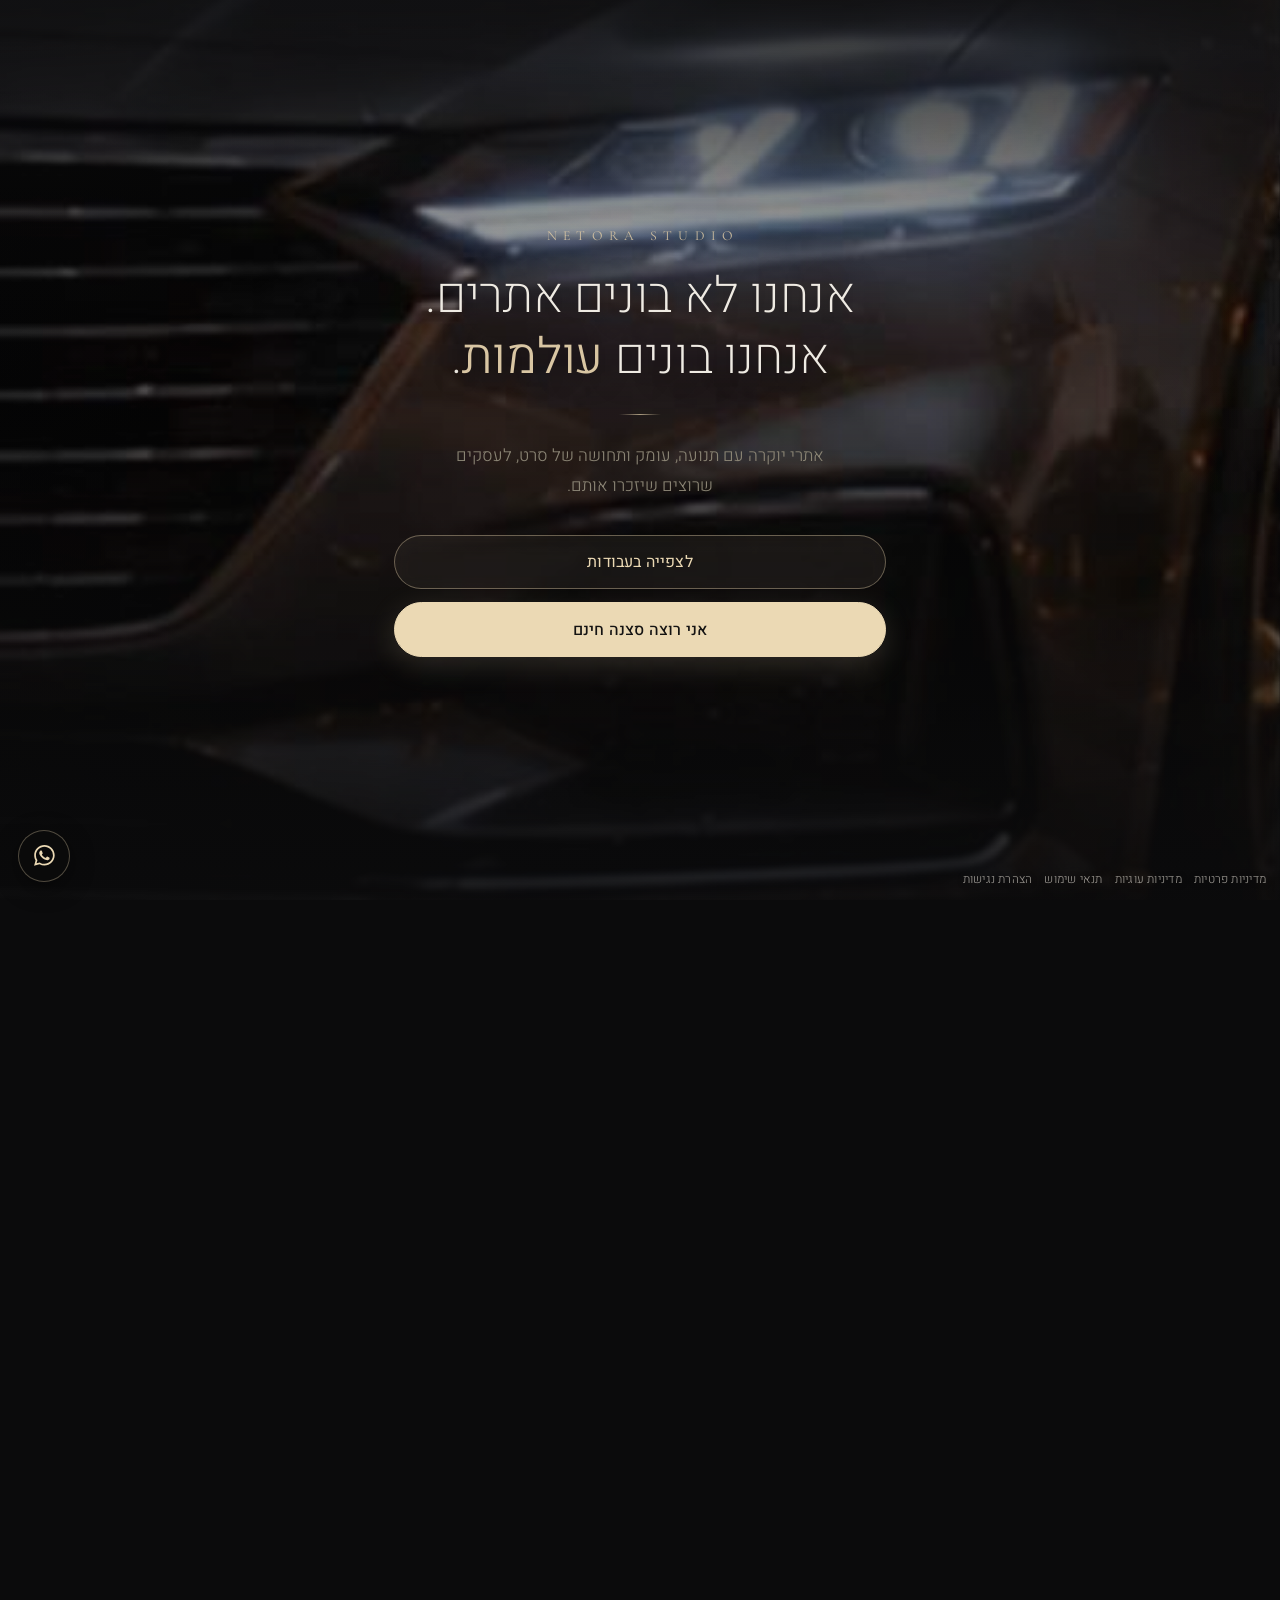
<file: v2/index.html>
<!doctype html>
<html lang="he" dir="rtl">
<head>
<meta charset="utf-8">
<meta name="viewport" content="width=device-width, initial-scale=1, viewport-fit=cover">
<meta name="theme-color" content="#0B0B0C">
<title>Netora Studio — אנחנו בונים עולמות</title>
<meta name="description" content="אתרי יוקרה עם תנועה, עומק ותחושה של סרט, לעסקים שרוצים שיזכרו אותם.">

<link rel="preconnect" href="https://fonts.googleapis.com">
<link rel="preconnect" href="https://fonts.gstatic.com" crossorigin>
<link rel="stylesheet" href="https://fonts.googleapis.com/css2?family=Cormorant+Garamond:wght@300;400&family=Heebo:wght@200;300;400;500&display=swap">
<link rel="preload" as="image" href="poster.jpg">
<link rel="preload" as="image" href="sheet-1.jpg">

<style>
  :root{
    --bg:#0B0B0C;
    --champagne:#D9C6A3;
    --champagne-lit:#EBD9B4;
    --muted:#8A8474;
    --text:#EFEBE3;
    --serif:"Cormorant Garamond",Georgia,"Times New Roman",serif;
    --sans:"Heebo",-apple-system,BlinkMacSystemFont,"Segoe UI","Helvetica Neue",Arial,sans-serif;
  }

  *,*::before,*::after{box-sizing:border-box}

  html{background:var(--bg);-webkit-text-size-adjust:100%}
  /* scroll stays locked until the first sheet is decoded */
  html.is-locked,html.is-locked body{overflow:hidden;height:100%;touch-action:none}

  body{
    margin:0;
    background:var(--bg);
    color:var(--text);
    font-family:var(--sans);
    font-weight:300;
    -webkit-font-smoothing:antialiased;
    -moz-osx-font-smoothing:grayscale;
    overflow-x:hidden;
  }

  /* ---------- film layers ---------- */

  /* poster paints instantly, behind the canvas, so the screen is never empty */
  #poster{
    position:fixed;inset:0;z-index:0;
    background:var(--bg) url("poster.jpg") center center / cover no-repeat;
    transition:opacity .45s ease;
  }
  #poster.is-hidden{opacity:0}

  #film{
    position:fixed;inset:0;z-index:1;
    display:block;width:100%;height:100%;
    opacity:0;transition:opacity .45s ease;
  }
  #film.is-live{opacity:1}

  /* ---------- hero ---------- */

  .hero{
    position:fixed;inset:0;z-index:2;
    display:flex;align-items:center;justify-content:center;
    will-change:opacity;
  }

  /* graded scrim sits between the film and the text */
  .hero__scrim{
    position:absolute;inset:0;z-index:0;pointer-events:none;
    background:
      linear-gradient(to bottom,
        rgba(11,11,12,.78) 0%,
        rgba(11,11,12,.42) 22%,
        rgba(11,11,12,.34) 46%,
        rgba(11,11,12,.66) 74%,
        rgba(11,11,12,.92) 100%),
      radial-gradient(120% 78% at 50% 56%, rgba(11,11,12,0) 34%, rgba(11,11,12,.62) 100%);
  }

  .hero__inner{
    position:relative;z-index:1;
    width:100%;max-width:34rem;
    padding:0 1.6rem calc(1rem + env(safe-area-inset-bottom));
    text-align:center;
  }

  .eyebrow{
    margin:0 0 1.35rem;
    font-family:var(--serif);
    font-weight:400;
    font-size:clamp(.72rem,3.1vw,.86rem);
    letter-spacing:.46em;
    text-indent:.46em; /* balances the trailing letter-space in a centred line */
    text-transform:uppercase;
    color:var(--champagne);
    opacity:.92;
    direction:ltr;
  }

  .title{
    margin:0;
    font-family:var(--sans);
    font-weight:200;
    font-size:clamp(1.95rem,8.4vw,3.1rem);
    line-height:1.24;
    letter-spacing:-.005em;
    color:var(--text);
    text-wrap:balance;
    text-shadow:0 1px 28px rgba(0,0,0,.55);
  }
  .title em{font-style:normal;font-weight:300;color:var(--champagne)}

  .rule{
    width:2.6rem;height:1px;margin:1.6rem auto;border:0;
    background:linear-gradient(to left,transparent,var(--champagne),transparent);
    opacity:.75;
  }

  .sub{
    margin:0 auto;max-width:26rem;
    font-size:clamp(.94rem,3.9vw,1.06rem);
    font-weight:300;line-height:1.75;
    color:var(--muted);
    text-wrap:pretty;
  }

  .actions{
    display:flex;flex-direction:column;align-items:stretch;
    gap:.8rem;margin-top:2.15rem;
  }

  .btn{
    -webkit-appearance:none;appearance:none;
    display:inline-flex;align-items:center;justify-content:center;
    min-height:3.35rem;padding:.9rem 1.6rem;
    font-family:var(--sans);font-size:1rem;font-weight:400;
    letter-spacing:.012em;
    border-radius:2rem;cursor:pointer;
    transition:transform .25s ease,background-color .25s ease,border-color .25s ease;
  }
  .btn:active{transform:scale(.985)}

  .btn--glass{
    background:rgba(217,198,163,.07);
    border:1px solid rgba(217,198,163,.42);
    color:var(--champagne-lit);
    -webkit-backdrop-filter:blur(9px) saturate(120%);
    backdrop-filter:blur(9px) saturate(120%);
  }

  .btn--solid{
    background:var(--champagne-lit);
    border:1px solid var(--champagne-lit);
    color:#141312;
    font-weight:500;
    box-shadow:0 8px 30px rgba(235,217,180,.16);
  }

  /* ---------- scroll runway ---------- */
  .runway{height:320vh}

  /* ---------- loading line ---------- */
  #loadbar{
    position:fixed;top:0;inset-inline-start:0;z-index:60;
    height:2px;width:0;
    background:linear-gradient(to left,var(--champagne),var(--champagne-lit));
    transition:width .16s linear,opacity .45s ease .25s;
    pointer-events:none;
  }
  #loadbar.is-done{opacity:0}

  /* ---------- whatsapp ---------- */
  .wa{
    position:fixed;z-index:70;
    inset-block-end:calc(1.15rem + env(safe-area-inset-bottom));
    inset-inline-end:calc(1.15rem + env(safe-area-inset-right));
    width:3.25rem;height:3.25rem;border-radius:50%;
    display:flex;align-items:center;justify-content:center;
    background:rgba(11,11,12,.55);
    border:1px solid rgba(217,198,163,.34);
    -webkit-backdrop-filter:blur(10px);backdrop-filter:blur(10px);
    box-shadow:0 6px 24px rgba(0,0,0,.42);
    color:var(--champagne-lit);
    transition:transform .25s ease,border-color .25s ease;
  }
  .wa:active{transform:scale(.94)}
  .wa svg{width:1.55rem;height:1.55rem;display:block}

  @media (prefers-reduced-motion:reduce){
    #poster,#film,.btn,.wa,#loadbar{transition:none}
  }
</style>
<style id="nx-legal-css">.nx-legal{display:flex;flex-wrap:wrap;gap:.35em 1.1em;justify-content:center;font-size:12px;line-height:1.6;letter-spacing:.02em;opacity:.72}div.nx-legal a{all:unset;cursor:pointer;color:inherit;font:inherit;font-size:12px;line-height:1.6;border-bottom:1px solid transparent;transition:border-color .2s,opacity .2s}div.nx-legal a:hover,div.nx-legal a:focus-visible{border-bottom-color:currentColor;opacity:1}div.nx-legal a:focus-visible{outline:2px solid currentColor;outline-offset:3px}.nx-show{font-size:11px;letter-spacing:.03em;opacity:.55;margin:.4em 0 0;text-align:center}.nx-note{font-size:12px;line-height:1.6;opacity:.62;margin:.9em 0 0}.nx-note a{color:inherit;text-decoration:underline;text-underline-offset:3px}.nx-float{position:fixed;bottom:10px;inset-inline-start:14px;z-index:60;justify-content:flex-start;font-size:11px;color:#F0EBE1;opacity:.6;text-shadow:0 1px 6px rgba(0,0,0,.7)}</style>
<style id="nx-a11y">:focus-visible{outline:2px solid currentColor!important;outline-offset:3px!important}</style>
</head>

<body>

<div id="poster" aria-hidden="true"></div>
<canvas id="film" aria-hidden="true"></canvas>

<header class="hero" id="hero">
  <div class="hero__scrim" aria-hidden="true"></div>

  <div class="hero__inner">
    <p class="eyebrow">Netora Studio</p>

    <h1 class="title">
      אנחנו לא בונים אתרים.<br>
      אנחנו בונים <em>עולמות</em>.
    </h1>

    <hr class="rule">

    <p class="sub">אתרי יוקרה עם תנועה, עומק ותחושה של סרט, לעסקים שרוצים שיזכרו אותם.</p>

    <div class="actions">
      <button type="button" class="btn btn--glass">לצפייה בעבודות</button>
      <button type="button" class="btn btn--solid">אני רוצה סצנה חינם</button>
    </div>
  </div>
</header>

<div class="runway" aria-hidden="true"></div>

<div id="loadbar" aria-hidden="true"></div>

<a class="wa" href="https://wa.me/972544500539" target="_blank" rel="noopener"
   aria-label="שליחת הודעה בוואטסאפ">
  <svg viewBox="0 0 24 24" fill="currentColor" aria-hidden="true">
    <path d="M12.04 2C6.58 2 2.13 6.45 2.13 11.91c0 1.75.46 3.45 1.32 4.95L2 22l5.25-1.38a9.9 9.9 0 0 0 4.79 1.22h.01c5.46 0 9.91-4.45 9.91-9.91C21.96 6.45 17.5 2 12.04 2zm0 18.15h-.01a8.23 8.23 0 0 1-4.19-1.15l-.3-.18-3.12.82.83-3.04-.2-.31a8.22 8.22 0 0 1-1.26-4.38c0-4.54 3.7-8.24 8.25-8.24 2.2 0 4.27.86 5.83 2.42a8.2 8.2 0 0 1 2.41 5.83c0 4.54-3.7 8.23-8.24 8.23zm4.52-6.16c-.25-.12-1.47-.72-1.69-.81-.23-.08-.39-.12-.56.13-.16.24-.64.8-.79.97-.14.16-.29.18-.54.06-.25-.13-1.05-.39-1.99-1.23-.74-.66-1.23-1.47-1.38-1.72-.14-.25-.01-.38.11-.5.11-.11.25-.29.37-.43.13-.15.17-.25.25-.41.08-.17.04-.31-.02-.43-.06-.12-.56-1.34-.76-1.84-.2-.48-.4-.42-.56-.43-.14 0-.31-.01-.47-.01-.17 0-.43.06-.66.31-.22.25-.86.85-.86 2.07 0 1.22.89 2.4 1.01 2.56.12.17 1.75 2.67 4.23 3.74.59.26 1.05.41 1.41.52.59.19 1.13.16 1.56.1.47-.07 1.47-.6 1.67-1.18.21-.58.21-1.07.15-1.18-.06-.11-.22-.17-.47-.29z"/>
  </svg>
</a>

<script>
(function () {
  'use strict';

  /* ---------- geometry, fixed by the frame pipeline ---------- */
  var FW = 486, FH = 864;          // one frame
  var COLS = 4, PER = 32;          // sheet layout: 4 x 8
  var SHEETS = 4, LAST = 127;      // 128 frames, 0..127
  var FADE_FROM = 0.14, FADE_TO = 0.24;
  var DPR_CAP = 2.5;

  var canvas  = document.getElementById('film');
  var ctx     = canvas.getContext('2d', { alpha: false });
  var hero    = document.getElementById('hero');
  var poster  = document.getElementById('poster');
  var loadbar = document.getElementById('loadbar');
  var root    = document.documentElement;

  var sheets = new Array(SHEETS);
  var ready  = [false, false, false, false];
  var maxFrame = -1;   // highest frame index currently decodable
  var drawn    = -1;   // frame index currently painted
  var cssW = 0, cssH = 0;
  var queued = false;
  var live = false;

  if ('scrollRestoration' in history) history.scrollRestoration = 'manual';
  root.classList.add('is-locked');

  function clamp(v, a, b) { return v < a ? a : (v > b ? b : v); }

  /* ---------- canvas sizing ---------- */
  function resize() {
    var w = canvas.clientWidth || window.innerWidth;
    var h = canvas.clientHeight || window.innerHeight;
    if (w === cssW && h === cssH) return false;   // ignore iOS URL-bar noise
    cssW = w; cssH = h;
    var dpr = Math.min(window.devicePixelRatio || 1, DPR_CAP);
    canvas.width  = Math.round(w * dpr);
    canvas.height = Math.round(h * dpr);
    ctx.setTransform(dpr, 0, 0, dpr, 0, 0);
    ctx.imageSmoothingEnabled = true;
    ctx.imageSmoothingQuality = 'high';
    drawn = -1;                                    // force a repaint
    return true;
  }

  /* ---------- scroll position ---------- */
  function progress() {
    var span = root.scrollHeight - window.innerHeight;
    if (span <= 0) return 0;
    return clamp((window.pageYOffset || root.scrollTop || 0) / span, 0, 1);
  }

  /* ---------- painting ---------- */
  function paint(idx) {
    var s = (idx / PER) | 0;
    var img = sheets[s];
    if (!img) return false;
    var k  = idx % PER;
    var sx = (k % COLS) * FW;
    var sy = ((k / COLS) | 0) * FH;

    // cover: always fill the viewport, never distort
    var scale = Math.max(cssW / FW, cssH / FH);
    var dw = FW * scale, dh = FH * scale;
    ctx.drawImage(img, sx, sy, FW, FH,
                  (cssW - dw) / 2, (cssH - dh) / 2, dw, dh);

    if (!live) {
      live = true;
      canvas.classList.add('is-live');
      poster.classList.add('is-hidden');
    }
    return true;
  }

  function render() {
    var p = progress();

    // headline opacity: a pure function of scroll, nothing else
    var o = 1 - clamp((p - FADE_FROM) / (FADE_TO - FADE_FROM), 0, 1);
    hero.style.opacity = o;
    hero.style.pointerEvents = o < 0.02 ? 'none' : '';

    // hold on the last decoded frame rather than ever going blank
    var want = Math.round(p * LAST);
    var idx  = want > maxFrame ? maxFrame : want;
    if (idx < 0 || idx === drawn) return;
    if (paint(idx)) drawn = idx;
  }

  function schedule() {
    if (queued) return;
    queued = true;
    requestAnimationFrame(function () { queued = false; render(); });
  }

  window.addEventListener('scroll', schedule, { passive: true });
  window.addEventListener('resize', function () {
    if (resize()) render(); else schedule();
  }, { passive: true });
  window.addEventListener('orientationchange', function () {
    setTimeout(function () { resize(); render(); }, 120);
  }, { passive: true });

  /* ---------- loading ---------- */
  function decode(img) {
    if (img.decode) {
      return img.decode().catch(function () { return null; });
    }
    return new Promise(function (res) {
      if (img.complete) return res(null);
      img.onload = img.onerror = function () { res(null); };
    });
  }

  // plain <img> load, used for sheets 2..4 and as the streaming fallback
  function loadPlain(url) {
    var img = new Image();
    img.decoding = 'async';
    img.src = url;
    return decode(img).then(function () {
      return img.naturalWidth ? img : null;
    });
  }

  // streamed load so the gold line reflects real bytes
  function loadStreamed(url, onProgress) {
    if (!window.fetch || !window.ReadableStream) return loadPlain(url);
    return fetch(url).then(function (res) {
      if (!res.ok || !res.body) throw new Error('no stream');
      var total = +res.headers.get('content-length') || 0;
      if (!total) throw new Error('no length');
      var reader = res.body.getReader(), chunks = [], got = 0;
      return (function pump() {
        return reader.read().then(function (r) {
          if (r.done) return chunks;
          chunks.push(r.value);
          got += r.value.length;
          onProgress(got / total);
          return pump();
        });
      })().then(function (parts) {
        var url2 = URL.createObjectURL(new Blob(parts, { type: 'image/jpeg' }));
        var img = new Image();
        img.decoding = 'async';
        img.src = url2;
        return decode(img).then(function () {
          return img.naturalWidth ? img : null;
        });
      });
    }).catch(function () {
      return loadPlain(url);
    });
  }

  function adopt(i, img) {
    if (!img) return;
    sheets[i] = img;
    ready[i] = true;
    var n = 0;
    for (var s = 0; s < SHEETS; s++) {       // available frames are a prefix
      if (!ready[s]) break;
      n = (s + 1) * PER;
    }
    maxFrame = n - 1;
    drawn = -1;                              // a better frame may now exist
    render();
  }

  function unlock() {
    root.classList.remove('is-locked');
    loadbar.style.width = '100%';
    loadbar.classList.add('is-done');
  }

  function loadRest(i) {
    if (i >= SHEETS) return;
    loadPlain('sheet-' + (i + 1) + '.jpg').then(function (img) {
      adopt(i, img);
      loadRest(i + 1);                        // strictly in order
    });
  }

  function start() {
    resize();
    render();                                 // sets hero opacity from scroll

    loadStreamed('sheet-1.jpg', function (f) {
      loadbar.style.width = (clamp(f, 0, 1) * 100).toFixed(1) + '%';
    }).then(function (img) {
      adopt(0, img);
      unlock();                               // release scroll the moment it is ready
      loadRest(1);
    }).catch(function () {
      unlock();                               // never trap the user behind a failure
      loadRest(1);
    });
  }

  if (document.readyState === 'loading') {
    document.addEventListener('DOMContentLoaded', start, { once: true });
  } else {
    start();
  }
})();
</script>

<div class="nx-legal nx-float" style="max-width:calc(100% - 100px)" role="navigation" aria-label="מסמכים משפטיים" lang="he" dir="rtl"><a href="../privacy.html">מדיניות פרטיות</a><a href="../cookies.html">מדיניות עוגיות</a><a href="../terms.html">תנאי שימוש</a><a href="../accessibility.html">הצהרת נגישות</a></div>
</body>
</html>
</file>
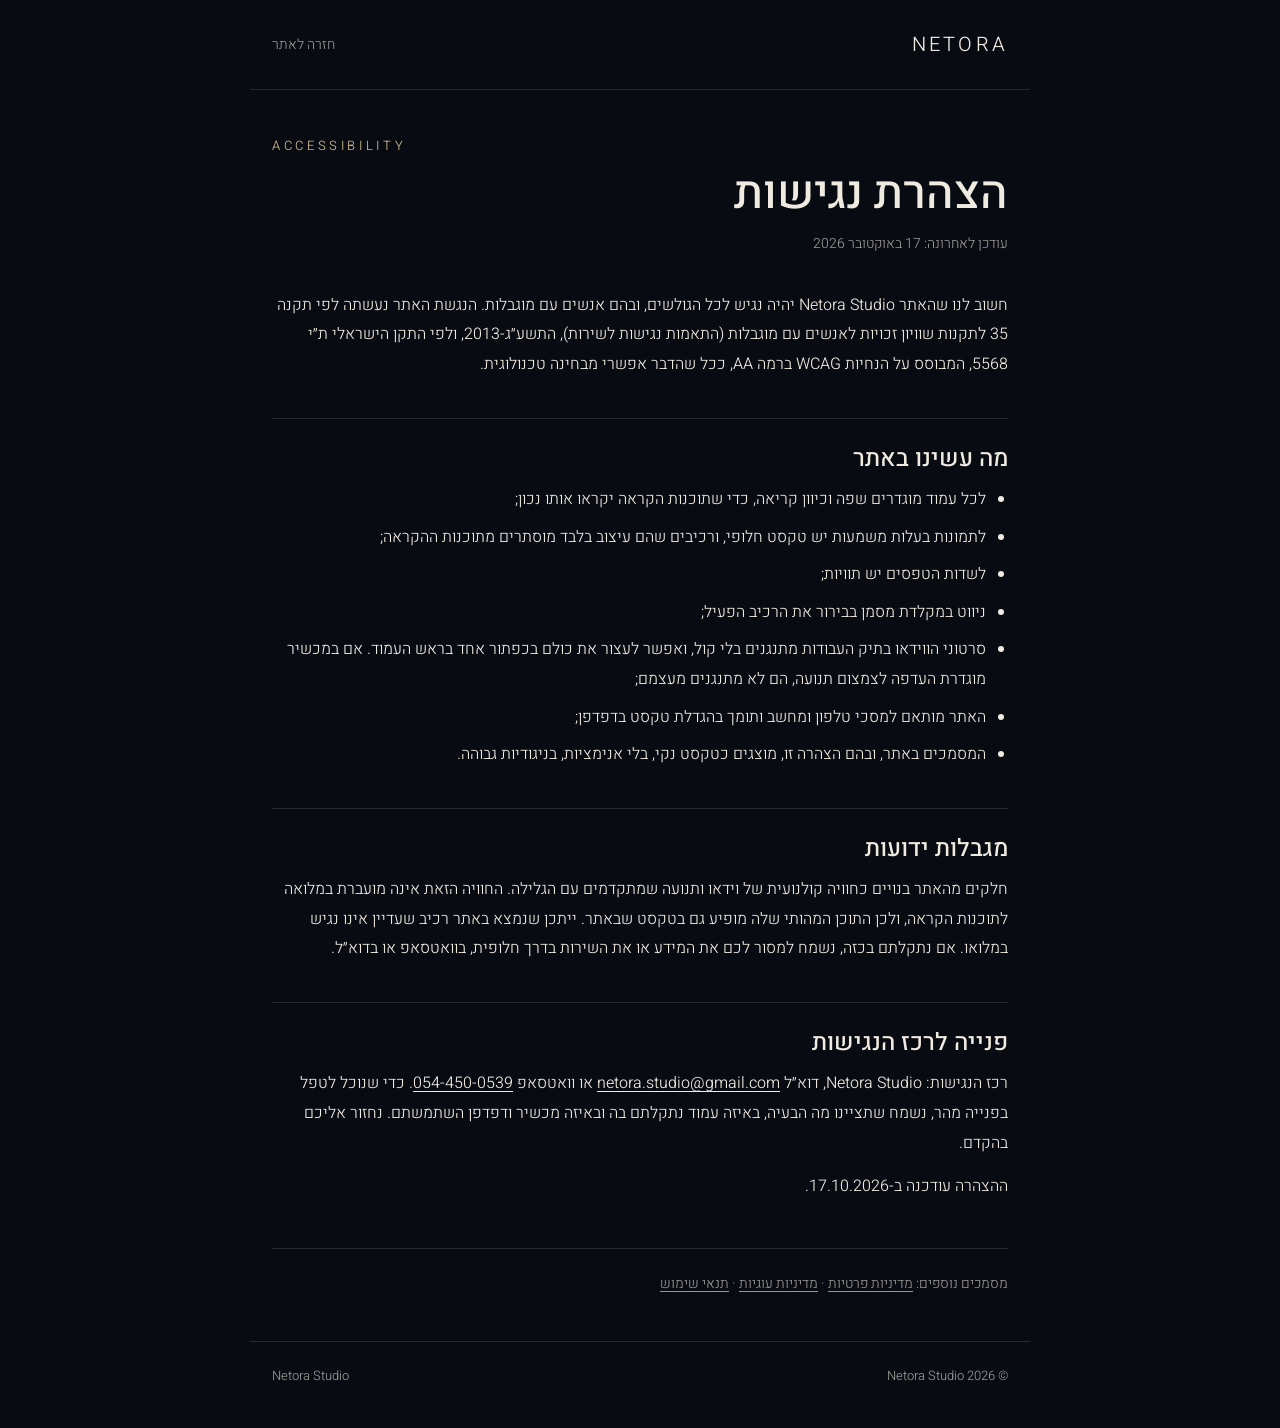
<file: accessibility.html>
<!doctype html>
<html lang="he" dir="rtl">
<head>
<meta charset="utf-8">
<meta name="viewport" content="width=device-width, initial-scale=1">
<title>הצהרת נגישות | Netora Studio</title>
<meta name="description" content="הצהרת נגישות של האתר Netora Studio">
<link rel="preconnect" href="https://fonts.googleapis.com"><link rel="preconnect" href="https://fonts.gstatic.com" crossorigin><link href="https://fonts.googleapis.com/css2?family=Cormorant+Garamond:wght@400;500&family=Heebo:wght@300;400;600&display=swap" rel="stylesheet">
<style>
:root{--bg:#080B12;--ink:#F0EBE1;--mut:rgba(240,235,225,.62);--acc:#CDB88C;--line:rgba(240,235,225,.14)}
*{box-sizing:border-box}
html{-webkit-text-size-adjust:100%}
body{margin:0;background:var(--bg);color:var(--ink);font-family:"Heebo",system-ui,sans-serif;font-weight:300;line-height:1.85;
  -webkit-font-smoothing:antialiased}
a{color:inherit;text-underline-offset:3px}
.skip{position:absolute;inset-inline-start:12px;top:-60px;background:var(--ink);color:var(--bg);padding:8px 14px;z-index:10;
  text-decoration:none;border-radius:4px}
.skip:focus{top:12px}
:focus-visible{outline:2px solid var(--acc);outline-offset:3px}
.bar{display:flex;justify-content:space-between;align-items:center;gap:16px;max-width:780px;margin:0 auto;
  padding:26px 22px;border-bottom:1px solid var(--line)}
.brand{font-family:"Heebo","Cormorant Garamond",system-ui,sans-serif;font-size:20px;letter-spacing:.16em;text-decoration:none;color:var(--ink)}
.back{font-size:14px;color:var(--mut);text-decoration:none}
.back:hover{color:var(--ink)}
main{max-width:780px;margin:0 auto;padding:44px 22px 30px}
.kicker{font-family:"Heebo","Cormorant Garamond",system-ui,sans-serif;font-size:13px;letter-spacing:.28em;text-transform:uppercase;color:var(--acc);margin:0 0 10px}
h1{font-family:"Heebo","Cormorant Garamond",system-ui,sans-serif;font-weight:500;font-size:clamp(32px,6vw,46px);line-height:1.15;margin:0 0 10px}
.updated{color:var(--mut);font-size:14px;margin:0 0 34px}
h2{font-family:"Heebo","Cormorant Garamond",system-ui,sans-serif;font-weight:500;font-size:clamp(20px,3.4vw,24px);line-height:1.35;margin:38px 0 10px;
  padding-top:24px;border-top:1px solid var(--line)}
p,li{font-size:16px}
p{margin:0 0 14px}
ul{margin:0 0 16px;padding-inline-start:22px}
li{margin:0 0 8px}
li ul{margin-top:10px}
strong{font-weight:600}
.nx-docs{margin-top:46px;padding-top:22px;border-top:1px solid var(--line);color:var(--mut);font-size:14px}
.foot{max-width:780px;margin:0 auto;padding:22px 22px 40px;display:flex;flex-wrap:wrap;gap:6px 18px;justify-content:space-between;
  color:var(--mut);font-size:13px;border-top:1px solid var(--line)}
.foot a{text-decoration:none}
</style>
</head>
<body>
<a class="skip" href="#main">דילוג לתוכן</a>
<header class="bar"><a class="brand" href="index.html" dir="ltr">NETORA</a><a class="back" href="index.html">חזרה לאתר</a></header>
<main id="main">
<p class="kicker" lang="en" dir="ltr">Accessibility</p>
<h1>הצהרת נגישות</h1>
<p class="updated">עודכן לאחרונה: 17 באוקטובר 2026</p>
<p>חשוב לנו שהאתר Netora Studio יהיה נגיש לכל הגולשים, ובהם אנשים עם מוגבלות. הנגשת האתר נעשתה לפי תקנה 35 לתקנות שוויון זכויות לאנשים עם מוגבלות (התאמות נגישות לשירות), התשע״ג-2013, ולפי התקן הישראלי ת״י 5568, המבוסס על הנחיות WCAG ברמה AA, ככל שהדבר אפשרי מבחינה טכנולוגית.</p>
<h2>מה עשינו באתר</h2>
<ul><li>לכל עמוד מוגדרים שפה וכיוון קריאה, כדי שתוכנות הקראה יקראו אותו נכון;</li><li>לתמונות בעלות משמעות יש טקסט חלופי, ורכיבים שהם עיצוב בלבד מוסתרים מתוכנות ההקראה;</li><li>לשדות הטפסים יש תוויות;</li><li>ניווט במקלדת מסמן בבירור את הרכיב הפעיל;</li><li>סרטוני הווידאו בתיק העבודות מתנגנים בלי קול, ואפשר לעצור את כולם בכפתור אחד בראש העמוד. אם במכשיר מוגדרת העדפה לצמצום תנועה, הם לא מתנגנים מעצמם;</li><li>האתר מותאם למסכי טלפון ומחשב ותומך בהגדלת טקסט בדפדפן;</li><li>המסמכים באתר, ובהם הצהרה זו, מוצגים כטקסט נקי, בלי אנימציות, בניגודיות גבוהה.</li></ul>
<h2>מגבלות ידועות</h2>
<p>חלקים מהאתר בנויים כחוויה קולנועית של וידאו ותנועה שמתקדמים עם הגלילה. החוויה הזאת אינה מועברת במלואה לתוכנות הקראה, ולכן התוכן המהותי שלה מופיע גם בטקסט שבאתר. ייתכן שנמצא באתר רכיב שעדיין אינו נגיש במלואו. אם נתקלתם בכזה, נשמח למסור לכם את המידע או את השירות בדרך חלופית, בוואטסאפ או בדוא״ל.</p>
<h2>פנייה לרכז הנגישות</h2>
<p>רכז הנגישות: Netora Studio, דוא״ל <a href="mailto:netora.studio@gmail.com" dir="ltr" style="unicode-bidi:isolate;white-space:nowrap">netora.studio@gmail.com</a> או וואטסאפ <a href="https://wa.me/972544500539" target="_blank" rel="noopener" dir="ltr" style="unicode-bidi:isolate;white-space:nowrap">054-450-0539</a>. כדי שנוכל לטפל בפנייה מהר, נשמח שתציינו מה הבעיה, באיזה עמוד נתקלתם בה ובאיזה מכשיר ודפדפן השתמשתם. נחזור אליכם בהקדם.</p>
<p>ההצהרה עודכנה ב-17.10.2026.</p>
<p class="nx-docs">מסמכים נוספים: <a class="nx-doc" href="privacy.html">מדיניות פרטיות</a> · <a class="nx-doc" href="cookies.html">מדיניות עוגיות</a> · <a class="nx-doc" href="terms.html">תנאי שימוש</a></p>
</main>
<footer class="foot"><span>&copy; 2026 Netora Studio</span><span><a href="https://www.instagram.com/netora._studio/" target="_blank" rel="noopener">Netora Studio</a></span></footer>
</body>
</html>
</file>
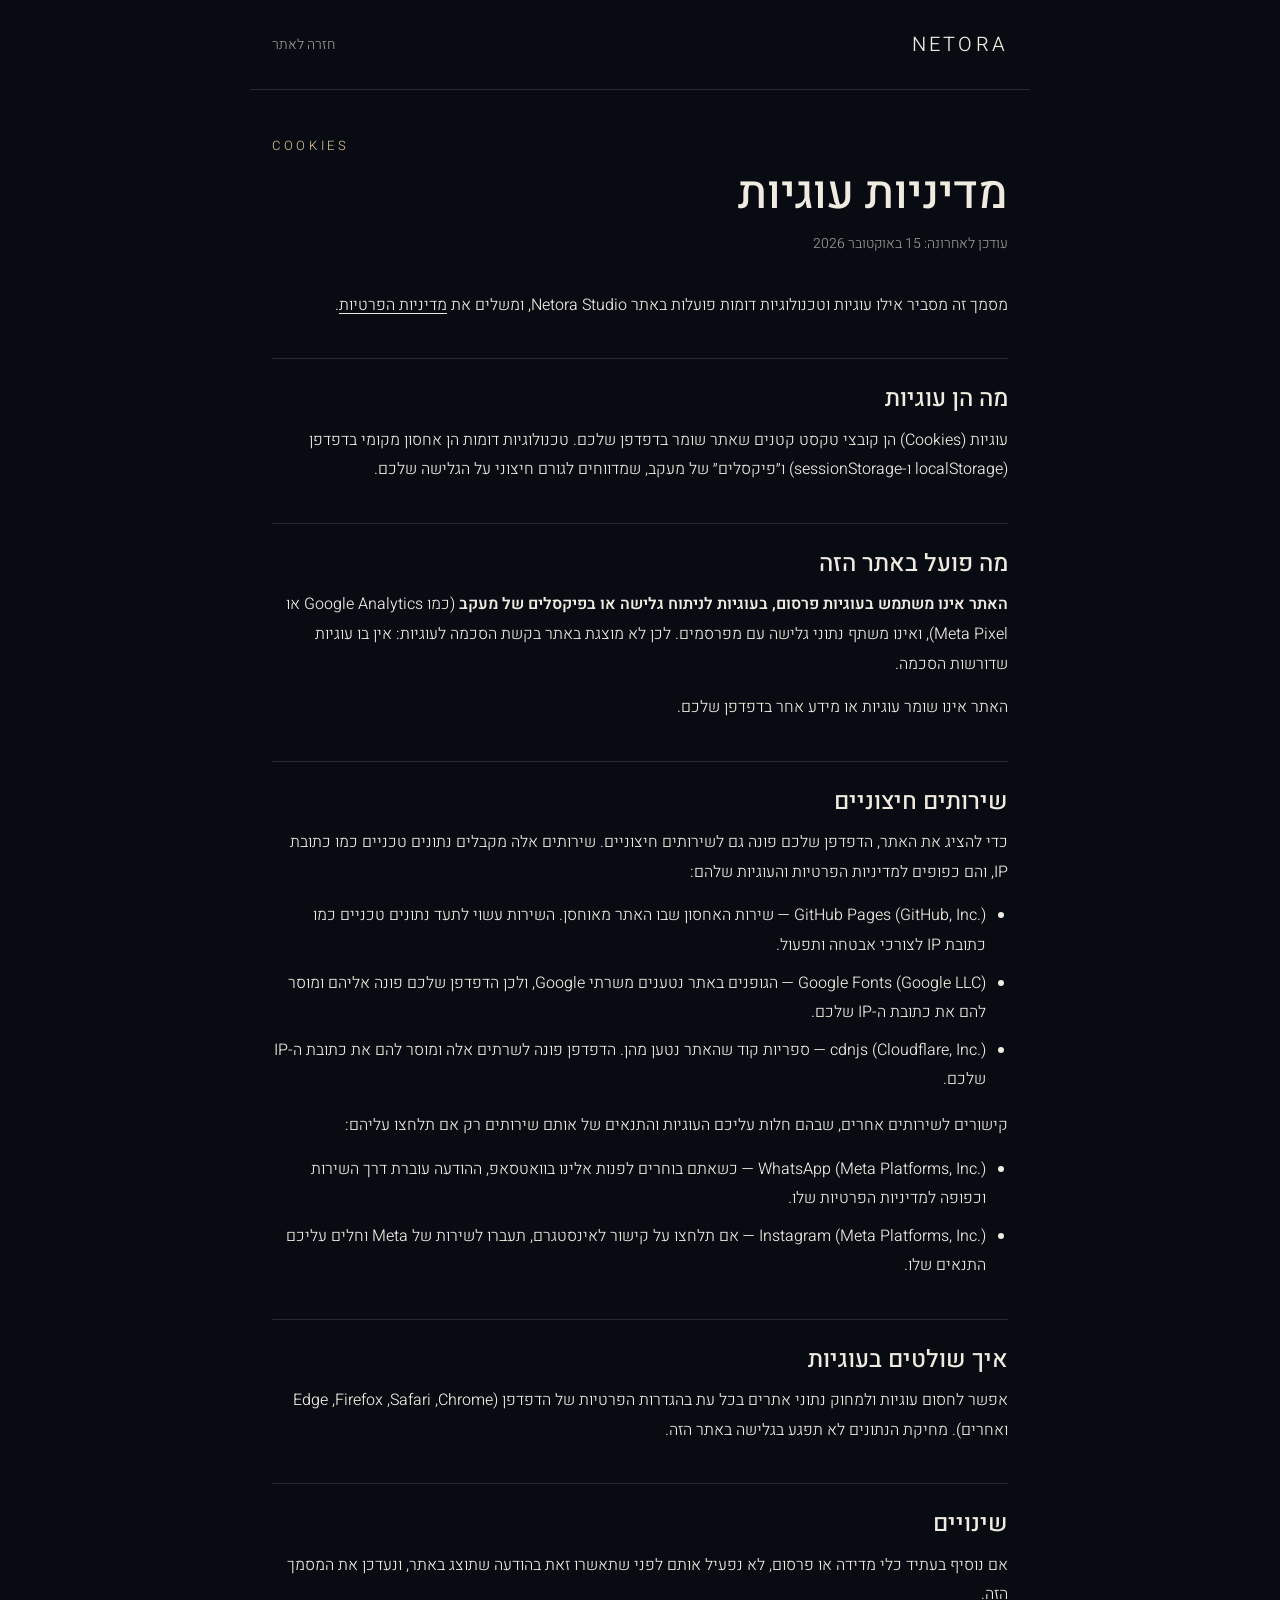
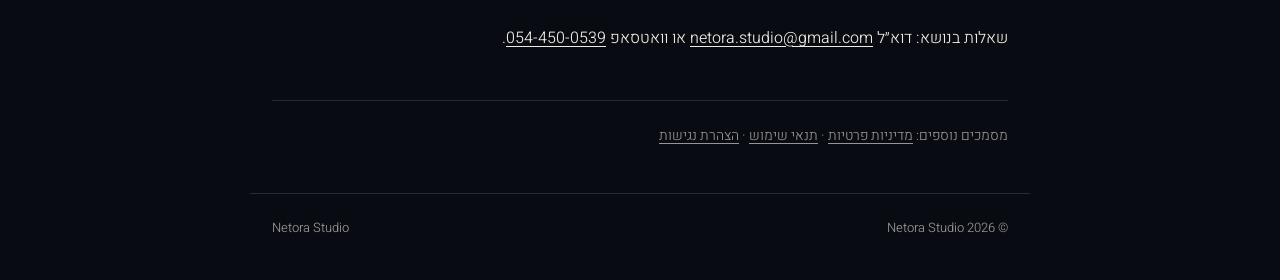
<file: cookies.html>
<!doctype html>
<html lang="he" dir="rtl">
<head>
<meta charset="utf-8">
<meta name="viewport" content="width=device-width, initial-scale=1">
<title>מדיניות עוגיות | Netora Studio</title>
<meta name="description" content="מדיניות עוגיות של האתר Netora Studio">
<link rel="preconnect" href="https://fonts.googleapis.com"><link rel="preconnect" href="https://fonts.gstatic.com" crossorigin><link href="https://fonts.googleapis.com/css2?family=Cormorant+Garamond:wght@400;500&family=Heebo:wght@300;400;600&display=swap" rel="stylesheet">
<style>
:root{--bg:#080B12;--ink:#F0EBE1;--mut:rgba(240,235,225,.62);--acc:#CDB88C;--line:rgba(240,235,225,.14)}
*{box-sizing:border-box}
html{-webkit-text-size-adjust:100%}
body{margin:0;background:var(--bg);color:var(--ink);font-family:"Heebo",system-ui,sans-serif;font-weight:300;line-height:1.85;
  -webkit-font-smoothing:antialiased}
a{color:inherit;text-underline-offset:3px}
.skip{position:absolute;inset-inline-start:12px;top:-60px;background:var(--ink);color:var(--bg);padding:8px 14px;z-index:10;
  text-decoration:none;border-radius:4px}
.skip:focus{top:12px}
:focus-visible{outline:2px solid var(--acc);outline-offset:3px}
.bar{display:flex;justify-content:space-between;align-items:center;gap:16px;max-width:780px;margin:0 auto;
  padding:26px 22px;border-bottom:1px solid var(--line)}
.brand{font-family:"Heebo","Cormorant Garamond",system-ui,sans-serif;font-size:20px;letter-spacing:.16em;text-decoration:none;color:var(--ink)}
.back{font-size:14px;color:var(--mut);text-decoration:none}
.back:hover{color:var(--ink)}
main{max-width:780px;margin:0 auto;padding:44px 22px 30px}
.kicker{font-family:"Heebo","Cormorant Garamond",system-ui,sans-serif;font-size:13px;letter-spacing:.28em;text-transform:uppercase;color:var(--acc);margin:0 0 10px}
h1{font-family:"Heebo","Cormorant Garamond",system-ui,sans-serif;font-weight:500;font-size:clamp(32px,6vw,46px);line-height:1.15;margin:0 0 10px}
.updated{color:var(--mut);font-size:14px;margin:0 0 34px}
h2{font-family:"Heebo","Cormorant Garamond",system-ui,sans-serif;font-weight:500;font-size:clamp(20px,3.4vw,24px);line-height:1.35;margin:38px 0 10px;
  padding-top:24px;border-top:1px solid var(--line)}
p,li{font-size:16px}
p{margin:0 0 14px}
ul{margin:0 0 16px;padding-inline-start:22px}
li{margin:0 0 8px}
li ul{margin-top:10px}
strong{font-weight:600}
.nx-docs{margin-top:46px;padding-top:22px;border-top:1px solid var(--line);color:var(--mut);font-size:14px}
.foot{max-width:780px;margin:0 auto;padding:22px 22px 40px;display:flex;flex-wrap:wrap;gap:6px 18px;justify-content:space-between;
  color:var(--mut);font-size:13px;border-top:1px solid var(--line)}
.foot a{text-decoration:none}
</style>
</head>
<body>
<a class="skip" href="#main">דילוג לתוכן</a>
<header class="bar"><a class="brand" href="index.html" dir="ltr">NETORA</a><a class="back" href="index.html">חזרה לאתר</a></header>
<main id="main">
<p class="kicker" lang="en" dir="ltr">Cookies</p>
<h1>מדיניות עוגיות</h1>
<p class="updated">עודכן לאחרונה: 15 באוקטובר 2026</p>
<p>מסמך זה מסביר אילו עוגיות וטכנולוגיות דומות פועלות באתר Netora Studio, ומשלים את <a class="nx-doc" href="privacy.html">מדיניות הפרטיות</a>.</p>
<h2>מה הן עוגיות</h2>
<p>עוגיות (Cookies) הן קובצי טקסט קטנים שאתר שומר בדפדפן שלכם. טכנולוגיות דומות הן אחסון מקומי בדפדפן (localStorage ו-sessionStorage) ו״פיקסלים״ של מעקב, שמדווחים לגורם חיצוני על הגלישה שלכם.</p>
<h2>מה פועל באתר הזה</h2>
<p><strong>האתר אינו משתמש בעוגיות פרסום, בעוגיות לניתוח גלישה או בפיקסלים של מעקב</strong> (כמו Google Analytics או Meta Pixel), ואינו משתף נתוני גלישה עם מפרסמים. לכן לא מוצגת באתר בקשת הסכמה לעוגיות: אין בו עוגיות שדורשות הסכמה.</p>
<p>האתר אינו שומר עוגיות או מידע אחר בדפדפן שלכם.</p>
<h2>שירותים חיצוניים</h2>
<p>כדי להציג את האתר, הדפדפן שלכם פונה גם לשירותים חיצוניים. שירותים אלה מקבלים נתונים טכניים כמו כתובת IP, והם כפופים למדיניות הפרטיות והעוגיות שלהם:</p>
<ul><li>GitHub Pages (GitHub, Inc.) — שירות האחסון שבו האתר מאוחסן. השירות עשוי לתעד נתונים טכניים כמו כתובת IP לצורכי אבטחה ותפעול.</li><li>Google Fonts (Google LLC) — הגופנים באתר נטענים משרתי Google, ולכן הדפדפן שלכם פונה אליהם ומוסר להם את כתובת ה-IP שלכם.</li><li>cdnjs (Cloudflare, Inc.) — ספריות קוד שהאתר נטען מהן. הדפדפן פונה לשרתים אלה ומוסר להם את כתובת ה-IP שלכם.</li></ul>
<p>קישורים לשירותים אחרים, שבהם חלות עליכם העוגיות והתנאים של אותם שירותים רק אם תלחצו עליהם:</p>
<ul><li>WhatsApp (Meta Platforms, Inc.) — כשאתם בוחרים לפנות אלינו בוואטסאפ, ההודעה עוברת דרך השירות וכפופה למדיניות הפרטיות שלו.</li><li>Instagram (Meta Platforms, Inc.) — אם תלחצו על קישור לאינסטגרם, תעברו לשירות של Meta וחלים עליכם התנאים שלו.</li></ul>
<h2>איך שולטים בעוגיות</h2>
<p>אפשר לחסום עוגיות ולמחוק נתוני אתרים בכל עת בהגדרות הפרטיות של הדפדפן (Chrome,‏ Safari,‏ Firefox,‏ Edge ואחרים). מחיקת הנתונים לא תפגע בגלישה באתר הזה.</p>
<h2>שינויים</h2>
<p>אם נוסיף בעתיד כלי מדידה או פרסום, לא נפעיל אותם לפני שתאשרו זאת בהודעה שתוצג באתר, ונעדכן את המסמך הזה.</p>
<p>שאלות בנושא: דוא״ל <a href="mailto:netora.studio@gmail.com" dir="ltr" style="unicode-bidi:isolate;white-space:nowrap">netora.studio@gmail.com</a> או וואטסאפ <a href="https://wa.me/972544500539" target="_blank" rel="noopener" dir="ltr" style="unicode-bidi:isolate;white-space:nowrap">054-450-0539</a>.</p>
<p class="nx-docs">מסמכים נוספים: <a class="nx-doc" href="privacy.html">מדיניות פרטיות</a> · <a class="nx-doc" href="terms.html">תנאי שימוש</a> · <a class="nx-doc" href="accessibility.html">הצהרת נגישות</a></p>
</main>
<footer class="foot"><span>&copy; 2026 Netora Studio</span><span><a href="https://www.instagram.com/netora._studio/" target="_blank" rel="noopener">Netora Studio</a></span></footer>
</body>
</html>
</file>
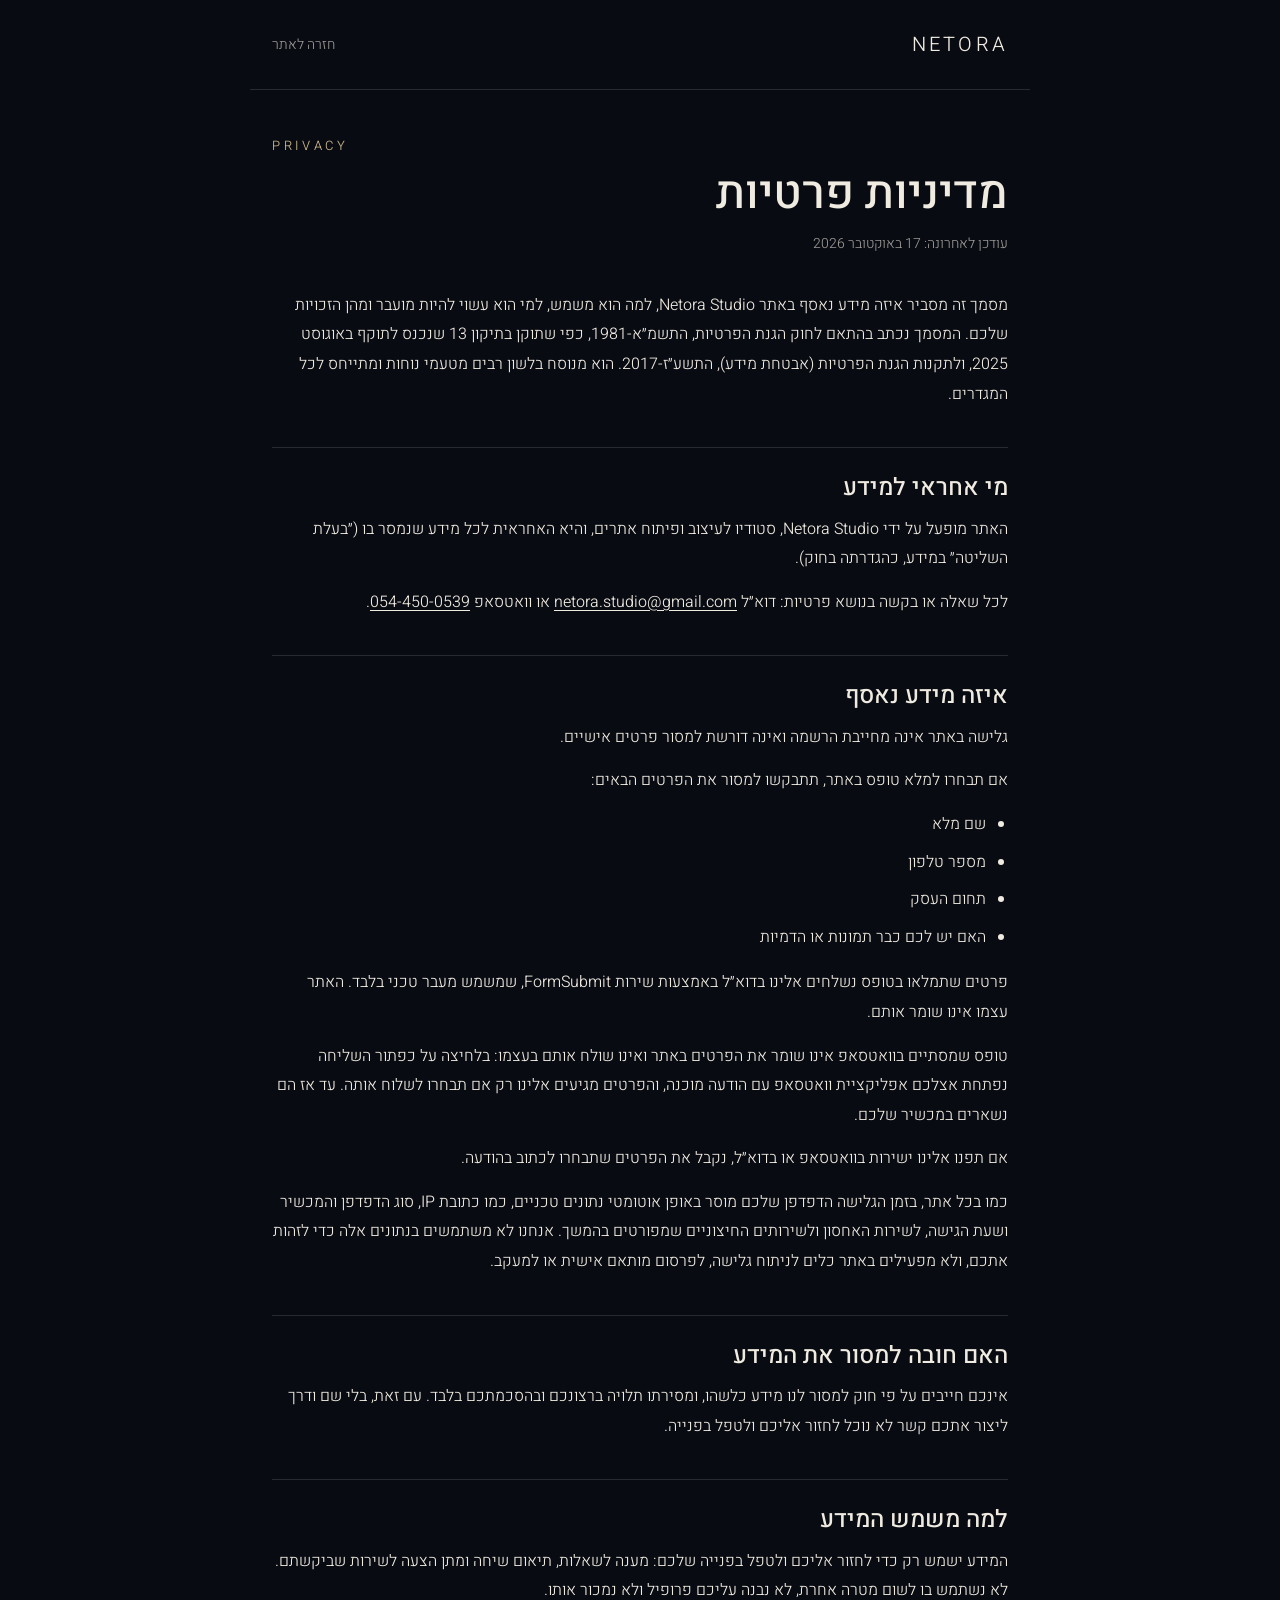
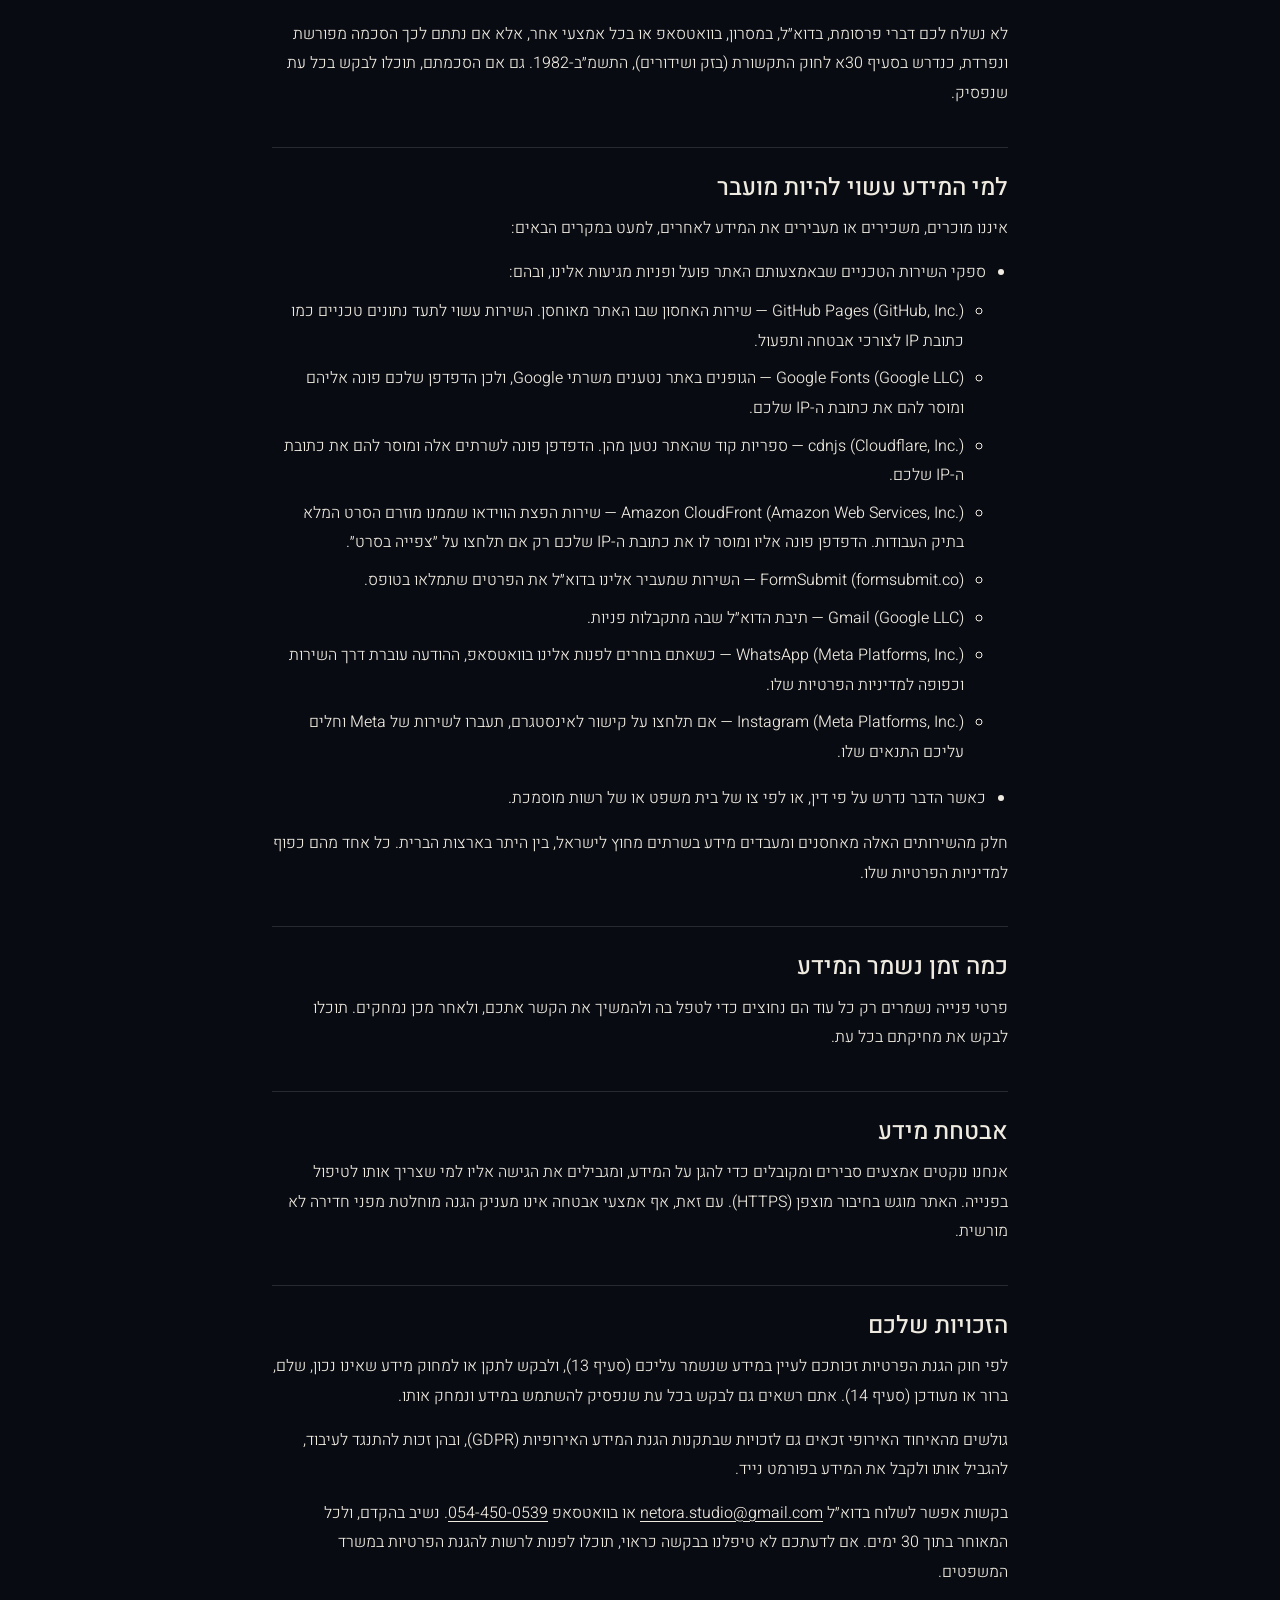
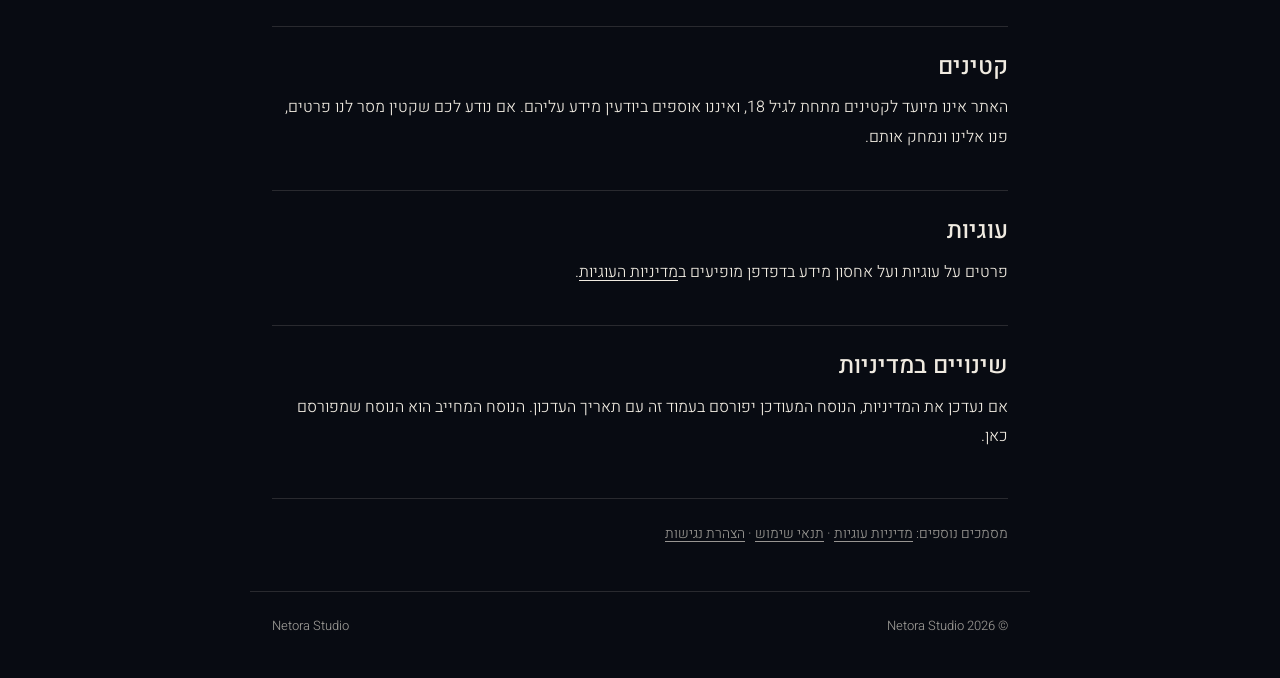
<file: privacy.html>
<!doctype html>
<html lang="he" dir="rtl">
<head>
<meta charset="utf-8">
<meta name="viewport" content="width=device-width, initial-scale=1">
<title>מדיניות פרטיות | Netora Studio</title>
<meta name="description" content="מדיניות פרטיות של האתר Netora Studio">
<link rel="preconnect" href="https://fonts.googleapis.com"><link rel="preconnect" href="https://fonts.gstatic.com" crossorigin><link href="https://fonts.googleapis.com/css2?family=Cormorant+Garamond:wght@400;500&family=Heebo:wght@300;400;600&display=swap" rel="stylesheet">
<style>
:root{--bg:#080B12;--ink:#F0EBE1;--mut:rgba(240,235,225,.62);--acc:#CDB88C;--line:rgba(240,235,225,.14)}
*{box-sizing:border-box}
html{-webkit-text-size-adjust:100%}
body{margin:0;background:var(--bg);color:var(--ink);font-family:"Heebo",system-ui,sans-serif;font-weight:300;line-height:1.85;
  -webkit-font-smoothing:antialiased}
a{color:inherit;text-underline-offset:3px}
.skip{position:absolute;inset-inline-start:12px;top:-60px;background:var(--ink);color:var(--bg);padding:8px 14px;z-index:10;
  text-decoration:none;border-radius:4px}
.skip:focus{top:12px}
:focus-visible{outline:2px solid var(--acc);outline-offset:3px}
.bar{display:flex;justify-content:space-between;align-items:center;gap:16px;max-width:780px;margin:0 auto;
  padding:26px 22px;border-bottom:1px solid var(--line)}
.brand{font-family:"Heebo","Cormorant Garamond",system-ui,sans-serif;font-size:20px;letter-spacing:.16em;text-decoration:none;color:var(--ink)}
.back{font-size:14px;color:var(--mut);text-decoration:none}
.back:hover{color:var(--ink)}
main{max-width:780px;margin:0 auto;padding:44px 22px 30px}
.kicker{font-family:"Heebo","Cormorant Garamond",system-ui,sans-serif;font-size:13px;letter-spacing:.28em;text-transform:uppercase;color:var(--acc);margin:0 0 10px}
h1{font-family:"Heebo","Cormorant Garamond",system-ui,sans-serif;font-weight:500;font-size:clamp(32px,6vw,46px);line-height:1.15;margin:0 0 10px}
.updated{color:var(--mut);font-size:14px;margin:0 0 34px}
h2{font-family:"Heebo","Cormorant Garamond",system-ui,sans-serif;font-weight:500;font-size:clamp(20px,3.4vw,24px);line-height:1.35;margin:38px 0 10px;
  padding-top:24px;border-top:1px solid var(--line)}
p,li{font-size:16px}
p{margin:0 0 14px}
ul{margin:0 0 16px;padding-inline-start:22px}
li{margin:0 0 8px}
li ul{margin-top:10px}
strong{font-weight:600}
.nx-docs{margin-top:46px;padding-top:22px;border-top:1px solid var(--line);color:var(--mut);font-size:14px}
.foot{max-width:780px;margin:0 auto;padding:22px 22px 40px;display:flex;flex-wrap:wrap;gap:6px 18px;justify-content:space-between;
  color:var(--mut);font-size:13px;border-top:1px solid var(--line)}
.foot a{text-decoration:none}
</style>
</head>
<body>
<a class="skip" href="#main">דילוג לתוכן</a>
<header class="bar"><a class="brand" href="index.html" dir="ltr">NETORA</a><a class="back" href="index.html">חזרה לאתר</a></header>
<main id="main">
<p class="kicker" lang="en" dir="ltr">Privacy</p>
<h1>מדיניות פרטיות</h1>
<p class="updated">עודכן לאחרונה: 17 באוקטובר 2026</p>
<p>מסמך זה מסביר איזה מידע נאסף באתר Netora Studio, למה הוא משמש, למי הוא עשוי להיות מועבר ומהן הזכויות שלכם. המסמך נכתב בהתאם לחוק הגנת הפרטיות, התשמ״א-1981, כפי שתוקן בתיקון 13 שנכנס לתוקף באוגוסט 2025, ולתקנות הגנת הפרטיות (אבטחת מידע), התשע״ז-2017. הוא מנוסח בלשון רבים מטעמי נוחות ומתייחס לכל המגדרים.</p>
<h2>מי אחראי למידע</h2>
<p>האתר מופעל על ידי Netora Studio, סטודיו לעיצוב ופיתוח אתרים, והיא האחראית לכל מידע שנמסר בו (״בעלת השליטה״ במידע, כהגדרתה בחוק).</p>
<p>לכל שאלה או בקשה בנושא פרטיות: דוא״ל <a href="mailto:netora.studio@gmail.com" dir="ltr" style="unicode-bidi:isolate;white-space:nowrap">netora.studio@gmail.com</a> או וואטסאפ <a href="https://wa.me/972544500539" target="_blank" rel="noopener" dir="ltr" style="unicode-bidi:isolate;white-space:nowrap">054-450-0539</a>.</p>
<h2>איזה מידע נאסף</h2>
<p>גלישה באתר אינה מחייבת הרשמה ואינה דורשת למסור פרטים אישיים.</p>
<p>אם תבחרו למלא טופס באתר, תתבקשו למסור את הפרטים הבאים:</p>
<ul><li>שם מלא</li><li>מספר טלפון</li><li>תחום העסק</li><li>האם יש לכם כבר תמונות או הדמיות</li></ul>
<p>פרטים שתמלאו בטופס נשלחים אלינו בדוא״ל באמצעות שירות FormSubmit, שמשמש מעבר טכני בלבד. האתר עצמו אינו שומר אותם.</p>
<p>טופס שמסתיים בוואטסאפ אינו שומר את הפרטים באתר ואינו שולח אותם בעצמו: בלחיצה על כפתור השליחה נפתחת אצלכם אפליקציית וואטסאפ עם הודעה מוכנה, והפרטים מגיעים אלינו רק אם תבחרו לשלוח אותה. עד אז הם נשארים במכשיר שלכם.</p>
<p>אם תפנו אלינו ישירות בוואטסאפ או בדוא״ל, נקבל את הפרטים שתבחרו לכתוב בהודעה.</p>
<p>כמו בכל אתר, בזמן הגלישה הדפדפן שלכם מוסר באופן אוטומטי נתונים טכניים, כמו כתובת IP, סוג הדפדפן והמכשיר ושעת הגישה, לשירות האחסון ולשירותים החיצוניים שמפורטים בהמשך. אנחנו לא משתמשים בנתונים אלה כדי לזהות אתכם, ולא מפעילים באתר כלים לניתוח גלישה, לפרסום מותאם אישית או למעקב.</p>
<h2>האם חובה למסור את המידע</h2>
<p>אינכם חייבים על פי חוק למסור לנו מידע כלשהו, ומסירתו תלויה ברצונכם ובהסכמתכם בלבד. עם זאת, בלי שם ודרך ליצור אתכם קשר לא נוכל לחזור אליכם ולטפל בפנייה.</p>
<h2>למה משמש המידע</h2>
<p>המידע ישמש רק כדי לחזור אליכם ולטפל בפנייה שלכם: מענה לשאלות, תיאום שיחה ומתן הצעה לשירות שביקשתם. לא נשתמש בו לשום מטרה אחרת, לא נבנה עליכם פרופיל ולא נמכור אותו.</p>
<p>לא נשלח לכם דברי פרסומת, בדוא״ל, במסרון, בוואטסאפ או בכל אמצעי אחר, אלא אם נתתם לכך הסכמה מפורשת ונפרדת, כנדרש בסעיף 30א לחוק התקשורת (בזק ושידורים), התשמ״ב-1982. גם אם הסכמתם, תוכלו לבקש בכל עת שנפסיק.</p>
<h2>למי המידע עשוי להיות מועבר</h2>
<p>איננו מוכרים, משכירים או מעבירים את המידע לאחרים, למעט במקרים הבאים:</p>
<ul><li>ספקי השירות הטכניים שבאמצעותם האתר פועל ופניות מגיעות אלינו, ובהם:<ul><li>GitHub Pages (GitHub, Inc.) — שירות האחסון שבו האתר מאוחסן. השירות עשוי לתעד נתונים טכניים כמו כתובת IP לצורכי אבטחה ותפעול.</li><li>Google Fonts (Google LLC) — הגופנים באתר נטענים משרתי Google, ולכן הדפדפן שלכם פונה אליהם ומוסר להם את כתובת ה-IP שלכם.</li><li>cdnjs (Cloudflare, Inc.) — ספריות קוד שהאתר נטען מהן. הדפדפן פונה לשרתים אלה ומוסר להם את כתובת ה-IP שלכם.</li><li>Amazon CloudFront (Amazon Web Services, Inc.) — שירות הפצת הווידאו שממנו מוזרם הסרט המלא בתיק העבודות. הדפדפן פונה אליו ומוסר לו את כתובת ה-IP שלכם רק אם תלחצו על ״צפייה בסרט״.</li><li>FormSubmit (formsubmit.co) — השירות שמעביר אלינו בדוא״ל את הפרטים שתמלאו בטופס.</li><li>Gmail (Google LLC) — תיבת הדוא״ל שבה מתקבלות פניות.</li><li>WhatsApp (Meta Platforms, Inc.) — כשאתם בוחרים לפנות אלינו בוואטסאפ, ההודעה עוברת דרך השירות וכפופה למדיניות הפרטיות שלו.</li><li>Instagram (Meta Platforms, Inc.) — אם תלחצו על קישור לאינסטגרם, תעברו לשירות של Meta וחלים עליכם התנאים שלו.</li></ul></li><li>כאשר הדבר נדרש על פי דין, או לפי צו של בית משפט או של רשות מוסמכת.</li></ul>
<p>חלק מהשירותים האלה מאחסנים ומעבדים מידע בשרתים מחוץ לישראל, בין היתר בארצות הברית. כל אחד מהם כפוף למדיניות הפרטיות שלו.</p>
<h2>כמה זמן נשמר המידע</h2>
<p>פרטי פנייה נשמרים רק כל עוד הם נחוצים כדי לטפל בה ולהמשיך את הקשר אתכם, ולאחר מכן נמחקים. תוכלו לבקש את מחיקתם בכל עת.</p>
<h2>אבטחת מידע</h2>
<p>אנחנו נוקטים אמצעים סבירים ומקובלים כדי להגן על המידע, ומגבילים את הגישה אליו למי שצריך אותו לטיפול בפנייה. האתר מוגש בחיבור מוצפן (HTTPS). עם זאת, אף אמצעי אבטחה אינו מעניק הגנה מוחלטת מפני חדירה לא מורשית.</p>
<h2>הזכויות שלכם</h2>
<p>לפי חוק הגנת הפרטיות זכותכם לעיין במידע שנשמר עליכם (סעיף 13), ולבקש לתקן או למחוק מידע שאינו נכון, שלם, ברור או מעודכן (סעיף 14). אתם רשאים גם לבקש בכל עת שנפסיק להשתמש במידע ונמחק אותו.</p>
<p>גולשים מהאיחוד האירופי זכאים גם לזכויות שבתקנות הגנת המידע האירופיות (GDPR), ובהן זכות להתנגד לעיבוד, להגביל אותו ולקבל את המידע בפורמט נייד.</p>
<p>בקשות אפשר לשלוח בדוא״ל <a href="mailto:netora.studio@gmail.com" dir="ltr" style="unicode-bidi:isolate;white-space:nowrap">netora.studio@gmail.com</a> או בוואטסאפ <a href="https://wa.me/972544500539" target="_blank" rel="noopener" dir="ltr" style="unicode-bidi:isolate;white-space:nowrap">054-450-0539</a>. נשיב בהקדם, ולכל המאוחר בתוך 30 ימים. אם לדעתכם לא טיפלנו בבקשה כראוי, תוכלו לפנות לרשות להגנת הפרטיות במשרד המשפטים.</p>
<h2>קטינים</h2>
<p>האתר אינו מיועד לקטינים מתחת לגיל 18, ואיננו אוספים ביודעין מידע עליהם. אם נודע לכם שקטין מסר לנו פרטים, פנו אלינו ונמחק אותם.</p>
<h2>עוגיות</h2>
<p>פרטים על עוגיות ועל אחסון מידע בדפדפן מופיעים ב<a class="nx-doc" href="cookies.html">מדיניות העוגיות</a>.</p>
<h2>שינויים במדיניות</h2>
<p>אם נעדכן את המדיניות, הנוסח המעודכן יפורסם בעמוד זה עם תאריך העדכון. הנוסח המחייב הוא הנוסח שמפורסם כאן.</p>
<p class="nx-docs">מסמכים נוספים: <a class="nx-doc" href="cookies.html">מדיניות עוגיות</a> · <a class="nx-doc" href="terms.html">תנאי שימוש</a> · <a class="nx-doc" href="accessibility.html">הצהרת נגישות</a></p>
</main>
<footer class="foot"><span>&copy; 2026 Netora Studio</span><span><a href="https://www.instagram.com/netora._studio/" target="_blank" rel="noopener">Netora Studio</a></span></footer>
</body>
</html>
</file>
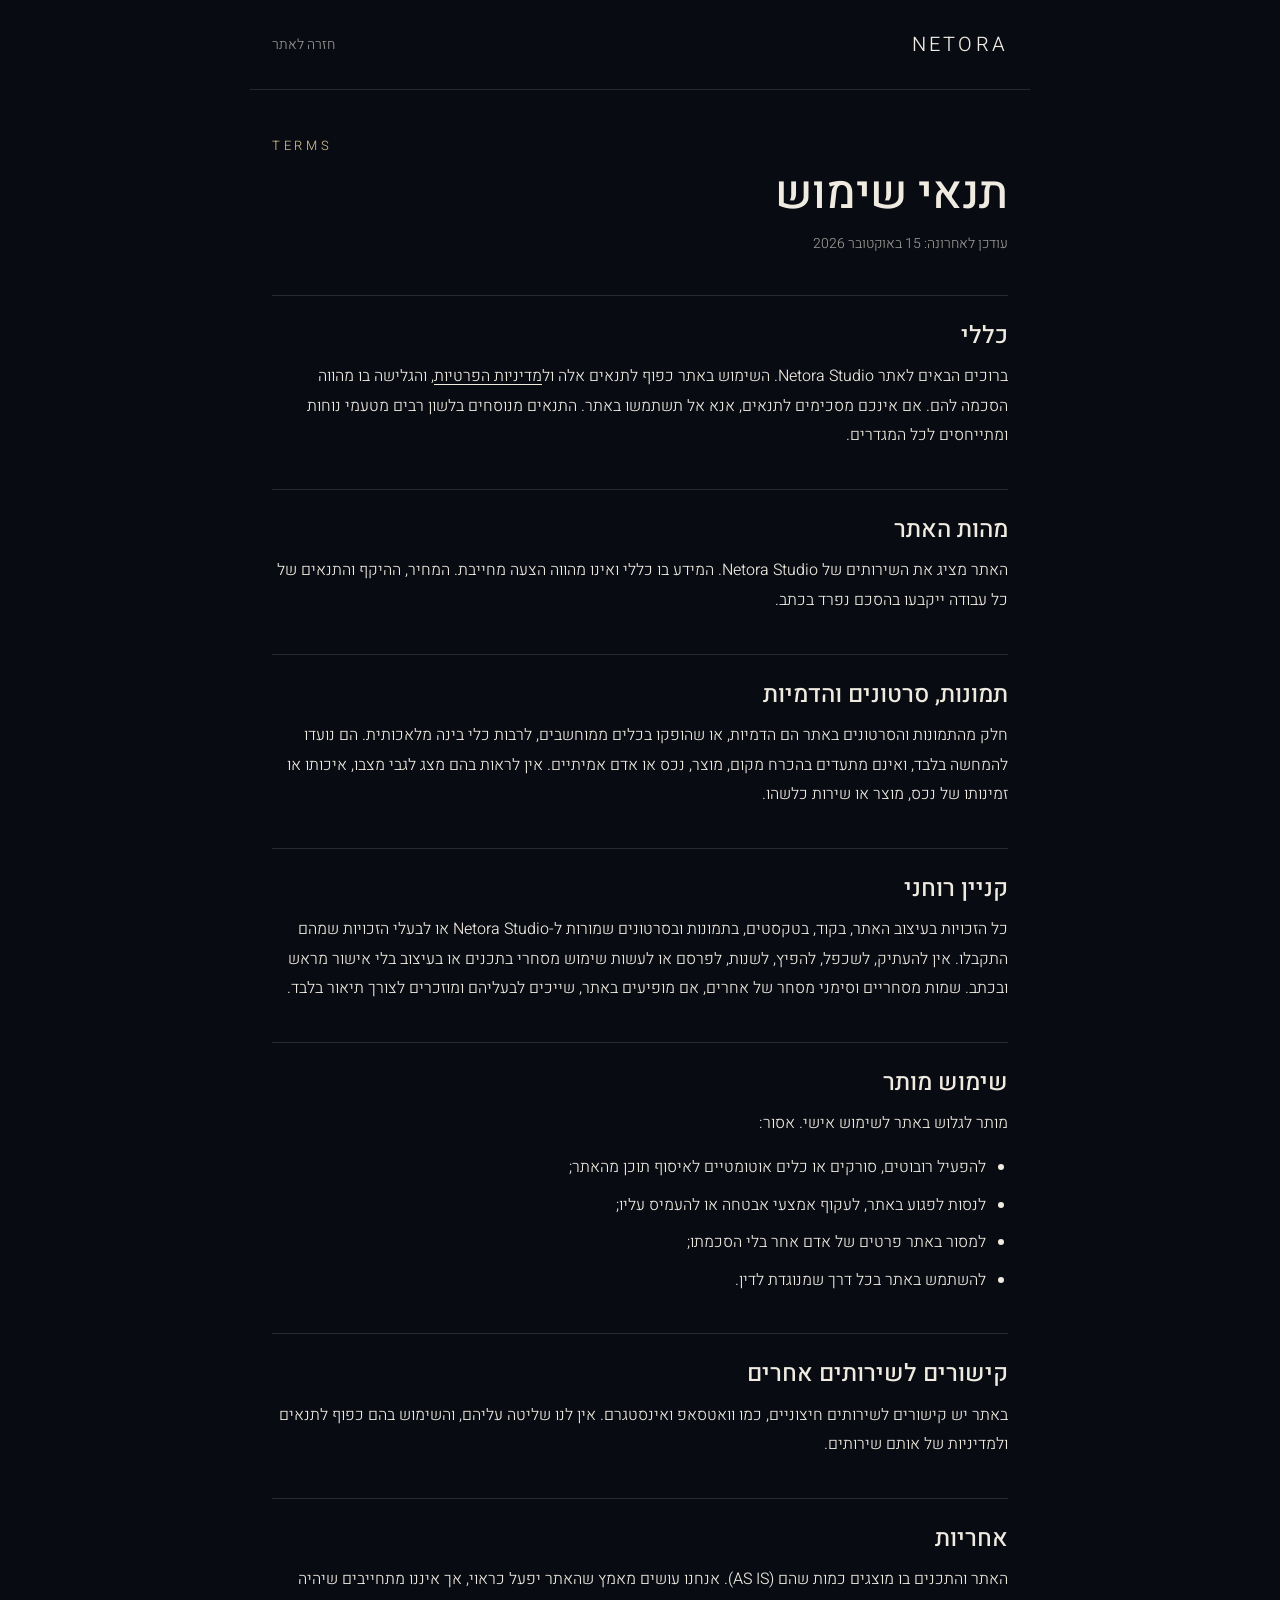
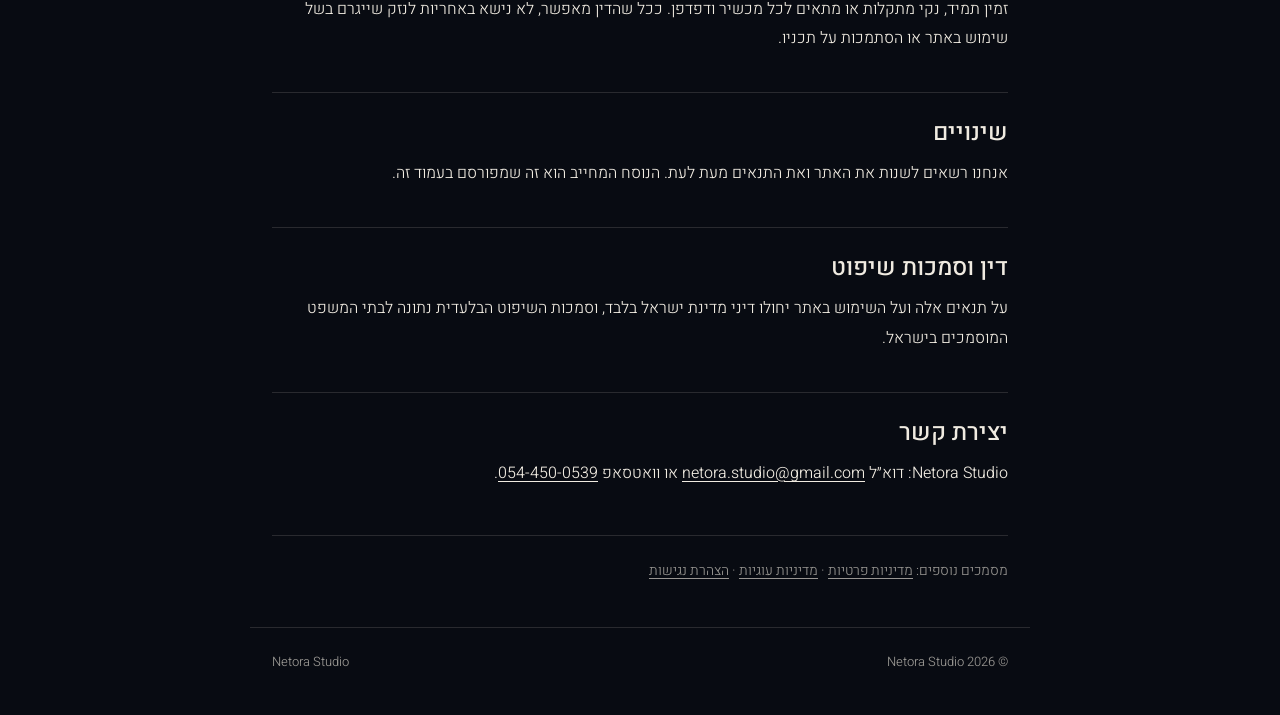
<file: terms.html>
<!doctype html>
<html lang="he" dir="rtl">
<head>
<meta charset="utf-8">
<meta name="viewport" content="width=device-width, initial-scale=1">
<title>תנאי שימוש | Netora Studio</title>
<meta name="description" content="תנאי שימוש של האתר Netora Studio">
<link rel="preconnect" href="https://fonts.googleapis.com"><link rel="preconnect" href="https://fonts.gstatic.com" crossorigin><link href="https://fonts.googleapis.com/css2?family=Cormorant+Garamond:wght@400;500&family=Heebo:wght@300;400;600&display=swap" rel="stylesheet">
<style>
:root{--bg:#080B12;--ink:#F0EBE1;--mut:rgba(240,235,225,.62);--acc:#CDB88C;--line:rgba(240,235,225,.14)}
*{box-sizing:border-box}
html{-webkit-text-size-adjust:100%}
body{margin:0;background:var(--bg);color:var(--ink);font-family:"Heebo",system-ui,sans-serif;font-weight:300;line-height:1.85;
  -webkit-font-smoothing:antialiased}
a{color:inherit;text-underline-offset:3px}
.skip{position:absolute;inset-inline-start:12px;top:-60px;background:var(--ink);color:var(--bg);padding:8px 14px;z-index:10;
  text-decoration:none;border-radius:4px}
.skip:focus{top:12px}
:focus-visible{outline:2px solid var(--acc);outline-offset:3px}
.bar{display:flex;justify-content:space-between;align-items:center;gap:16px;max-width:780px;margin:0 auto;
  padding:26px 22px;border-bottom:1px solid var(--line)}
.brand{font-family:"Heebo","Cormorant Garamond",system-ui,sans-serif;font-size:20px;letter-spacing:.16em;text-decoration:none;color:var(--ink)}
.back{font-size:14px;color:var(--mut);text-decoration:none}
.back:hover{color:var(--ink)}
main{max-width:780px;margin:0 auto;padding:44px 22px 30px}
.kicker{font-family:"Heebo","Cormorant Garamond",system-ui,sans-serif;font-size:13px;letter-spacing:.28em;text-transform:uppercase;color:var(--acc);margin:0 0 10px}
h1{font-family:"Heebo","Cormorant Garamond",system-ui,sans-serif;font-weight:500;font-size:clamp(32px,6vw,46px);line-height:1.15;margin:0 0 10px}
.updated{color:var(--mut);font-size:14px;margin:0 0 34px}
h2{font-family:"Heebo","Cormorant Garamond",system-ui,sans-serif;font-weight:500;font-size:clamp(20px,3.4vw,24px);line-height:1.35;margin:38px 0 10px;
  padding-top:24px;border-top:1px solid var(--line)}
p,li{font-size:16px}
p{margin:0 0 14px}
ul{margin:0 0 16px;padding-inline-start:22px}
li{margin:0 0 8px}
li ul{margin-top:10px}
strong{font-weight:600}
.nx-docs{margin-top:46px;padding-top:22px;border-top:1px solid var(--line);color:var(--mut);font-size:14px}
.foot{max-width:780px;margin:0 auto;padding:22px 22px 40px;display:flex;flex-wrap:wrap;gap:6px 18px;justify-content:space-between;
  color:var(--mut);font-size:13px;border-top:1px solid var(--line)}
.foot a{text-decoration:none}
</style>
</head>
<body>
<a class="skip" href="#main">דילוג לתוכן</a>
<header class="bar"><a class="brand" href="index.html" dir="ltr">NETORA</a><a class="back" href="index.html">חזרה לאתר</a></header>
<main id="main">
<p class="kicker" lang="en" dir="ltr">Terms</p>
<h1>תנאי שימוש</h1>
<p class="updated">עודכן לאחרונה: 15 באוקטובר 2026</p>
<h2>כללי</h2>
<p>ברוכים הבאים לאתר Netora Studio. השימוש באתר כפוף לתנאים אלה ול<a class="nx-doc" href="privacy.html">מדיניות הפרטיות</a>, והגלישה בו מהווה הסכמה להם. אם אינכם מסכימים לתנאים, אנא אל תשתמשו באתר. התנאים מנוסחים בלשון רבים מטעמי נוחות ומתייחסים לכל המגדרים.</p>
<h2>מהות האתר</h2>
<p>האתר מציג את השירותים של Netora Studio. המידע בו כללי ואינו מהווה הצעה מחייבת. המחיר, ההיקף והתנאים של כל עבודה ייקבעו בהסכם נפרד בכתב.</p>
<h2>תמונות, סרטונים והדמיות</h2>
<p>חלק מהתמונות והסרטונים באתר הם הדמיות, או שהופקו בכלים ממוחשבים, לרבות כלי בינה מלאכותית. הם נועדו להמחשה בלבד, ואינם מתעדים בהכרח מקום, מוצר, נכס או אדם אמיתיים. אין לראות בהם מצג לגבי מצבו, איכותו או זמינותו של נכס, מוצר או שירות כלשהו.</p>
<h2>קניין רוחני</h2>
<p>כל הזכויות בעיצוב האתר, בקוד, בטקסטים, בתמונות ובסרטונים שמורות ל-Netora Studio או לבעלי הזכויות שמהם התקבלו. אין להעתיק, לשכפל, להפיץ, לשנות, לפרסם או לעשות שימוש מסחרי בתכנים או בעיצוב בלי אישור מראש ובכתב. שמות מסחריים וסימני מסחר של אחרים, אם מופיעים באתר, שייכים לבעליהם ומוזכרים לצורך תיאור בלבד.</p>
<h2>שימוש מותר</h2>
<p>מותר לגלוש באתר לשימוש אישי. אסור:</p>
<ul><li>להפעיל רובוטים, סורקים או כלים אוטומטיים לאיסוף תוכן מהאתר;</li><li>לנסות לפגוע באתר, לעקוף אמצעי אבטחה או להעמיס עליו;</li><li>למסור באתר פרטים של אדם אחר בלי הסכמתו;</li><li>להשתמש באתר בכל דרך שמנוגדת לדין.</li></ul>
<h2>קישורים לשירותים אחרים</h2>
<p>באתר יש קישורים לשירותים חיצוניים, כמו וואטסאפ ואינסטגרם. אין לנו שליטה עליהם, והשימוש בהם כפוף לתנאים ולמדיניות של אותם שירותים.</p>
<h2>אחריות</h2>
<p>האתר והתכנים בו מוצגים כמות שהם (AS IS). אנחנו עושים מאמץ שהאתר יפעל כראוי, אך איננו מתחייבים שיהיה זמין תמיד, נקי מתקלות או מתאים לכל מכשיר ודפדפן. ככל שהדין מאפשר, לא נישא באחריות לנזק שייגרם בשל שימוש באתר או הסתמכות על תכניו.</p>
<h2>שינויים</h2>
<p>אנחנו רשאים לשנות את האתר ואת התנאים מעת לעת. הנוסח המחייב הוא זה שמפורסם בעמוד זה.</p>
<h2>דין וסמכות שיפוט</h2>
<p>על תנאים אלה ועל השימוש באתר יחולו דיני מדינת ישראל בלבד, וסמכות השיפוט הבלעדית נתונה לבתי המשפט המוסמכים בישראל.</p>
<h2>יצירת קשר</h2>
<p>Netora Studio: דוא״ל <a href="mailto:netora.studio@gmail.com" dir="ltr" style="unicode-bidi:isolate;white-space:nowrap">netora.studio@gmail.com</a> או וואטסאפ <a href="https://wa.me/972544500539" target="_blank" rel="noopener" dir="ltr" style="unicode-bidi:isolate;white-space:nowrap">054-450-0539</a>.</p>
<p class="nx-docs">מסמכים נוספים: <a class="nx-doc" href="privacy.html">מדיניות פרטיות</a> · <a class="nx-doc" href="cookies.html">מדיניות עוגיות</a> · <a class="nx-doc" href="accessibility.html">הצהרת נגישות</a></p>
</main>
<footer class="foot"><span>&copy; 2026 Netora Studio</span><span><a href="https://www.instagram.com/netora._studio/" target="_blank" rel="noopener">Netora Studio</a></span></footer>
</body>
</html>
</file>
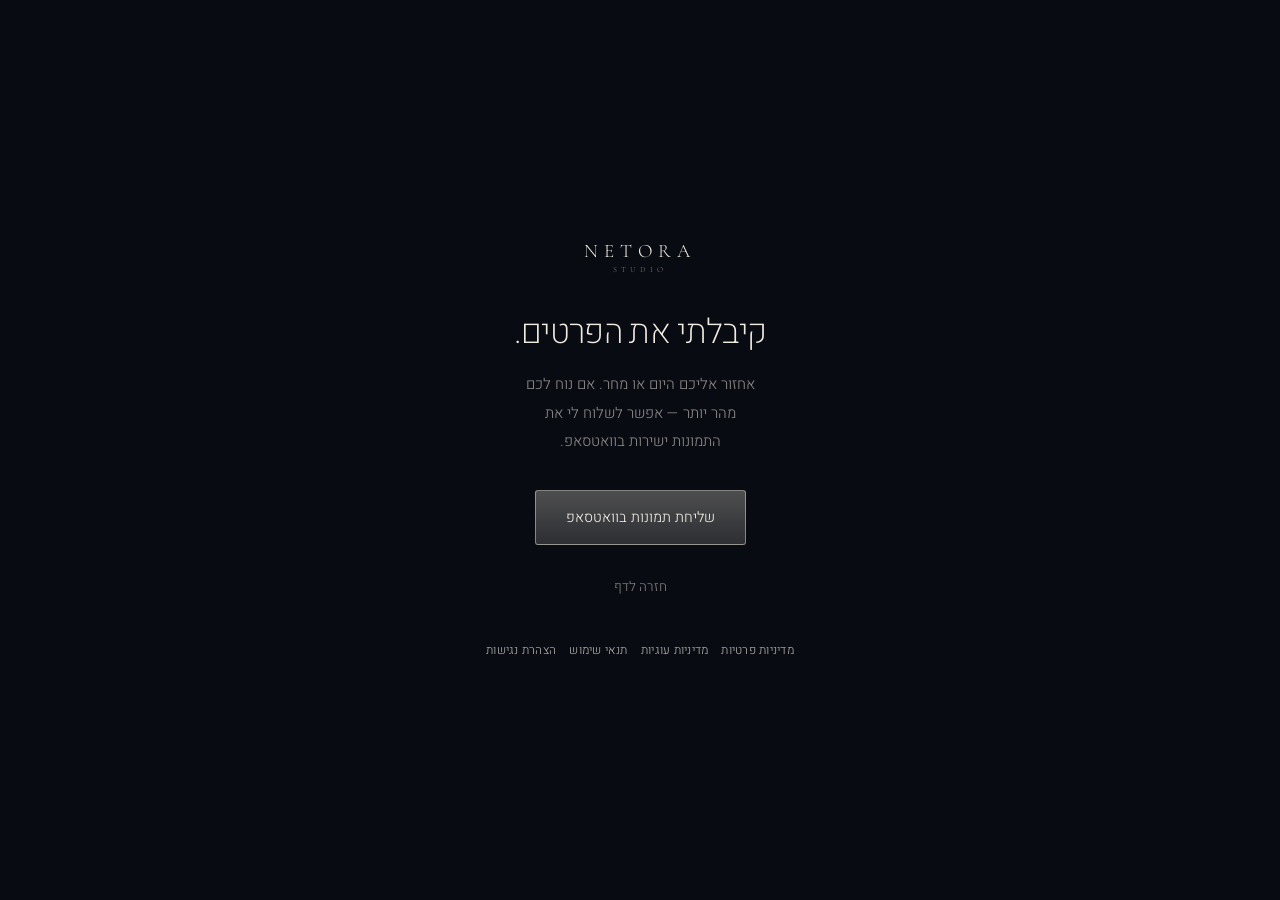
<file: thanks.html>
<!DOCTYPE html>
<html lang="he" dir="rtl">
<head>
<meta charset="utf-8">
<meta name="viewport" content="width=device-width, initial-scale=1">
<title>תודה — נטורה סטודיו</title>
<link rel="preconnect" href="https://fonts.googleapis.com">
<link rel="preconnect" href="https://fonts.gstatic.com" crossorigin>
<link href="https://fonts.googleapis.com/css2?family=Cormorant+Garamond:wght@400;500&family=Heebo:wght@200;300;400&display=swap" rel="stylesheet">
<style>
  *{box-sizing:border-box;margin:0;padding:0}
  body{background:#080B12;color:#F0EBE1;font-family:"Heebo",system-ui,sans-serif;font-weight:300;
    min-height:100vh;display:flex;align-items:center;justify-content:center;text-align:center;padding:30px}
  .logo{font-family:"Cormorant Garamond",serif;letter-spacing:.3em;font-size:19px;margin-bottom:36px}
  .logo small{display:block;font-size:8px;letter-spacing:.5em;color:rgba(240,235,225,.55);margin-top:3px}
  h1{font-weight:200;font-size:34px;line-height:1.3;letter-spacing:-.02em;margin-bottom:16px}
  p{font-size:15px;color:rgba(240,235,225,.55);max-width:30ch;margin:0 auto 34px;line-height:1.9}
  a{display:inline-block;text-decoration:none;color:#F0EBE1;font-size:14.5px;padding:16px 30px;border-radius:3px;
    background:linear-gradient(180deg,rgba(240,235,225,.30),rgba(240,235,225,.16));
    border:1px solid rgba(240,235,225,.45)}
  .back{display:block;margin-top:22px;background:none;border:none;color:rgba(240,235,225,.5);font-size:13.5px;padding:10px}
</style>
<style id="nx-legal-css">.nx-legal{display:flex;flex-wrap:wrap;gap:.35em 1.1em;justify-content:center;font-size:12px;line-height:1.6;letter-spacing:.02em;opacity:.72}div.nx-legal a{all:unset;cursor:pointer;color:inherit;font:inherit;font-size:12px;line-height:1.6;border-bottom:1px solid transparent;transition:border-color .2s,opacity .2s}div.nx-legal a:hover,div.nx-legal a:focus-visible{border-bottom-color:currentColor;opacity:1}div.nx-legal a:focus-visible{outline:2px solid currentColor;outline-offset:3px}.nx-show{font-size:11px;letter-spacing:.03em;opacity:.55;margin:.4em 0 0;text-align:center}.nx-note{font-size:12px;line-height:1.6;opacity:.62;margin:.9em 0 0}.nx-note a{color:inherit;text-decoration:underline;text-underline-offset:3px}.nx-float{position:fixed;bottom:10px;inset-inline-start:14px;z-index:60;justify-content:flex-start;font-size:11px;color:#F0EBE1;opacity:.6;text-shadow:0 1px 6px rgba(0,0,0,.7)}</style>
<style id="nx-a11y">:focus-visible{outline:2px solid currentColor!important;outline-offset:3px!important}</style>
</head>
<body>
<div>
  <div class="logo">NETORA<small>STUDIO</small></div>
  <h1>קיבלתי את הפרטים.</h1>
  <p>אחזור אליכם היום או מחר. אם נוח לכם מהר יותר — אפשר לשלוח לי את התמונות ישירות בוואטסאפ.</p>
  <a href="https://wa.me/972544500539?text=%D7%94%D7%99%D7%99%2C%20%D7%94%D7%A9%D7%90%D7%A8%D7%AA%D7%99%20%D7%A4%D7%A8%D7%98%D7%99%D7%9D%20%D7%91%D7%90%D7%AA%D7%A8" target="_blank" rel="noopener">שליחת תמונות בוואטסאפ</a>
  <a class="back" href="index.html">חזרה לדף</a>
  <div class="nx-legal" role="navigation" aria-label="מסמכים משפטיים" lang="he" dir="rtl" style="margin-top:34px"><a href="privacy.html">מדיניות פרטיות</a><a href="cookies.html">מדיניות עוגיות</a><a href="terms.html">תנאי שימוש</a><a href="accessibility.html">הצהרת נגישות</a></div>
</div>
</body>
</html>
</file>
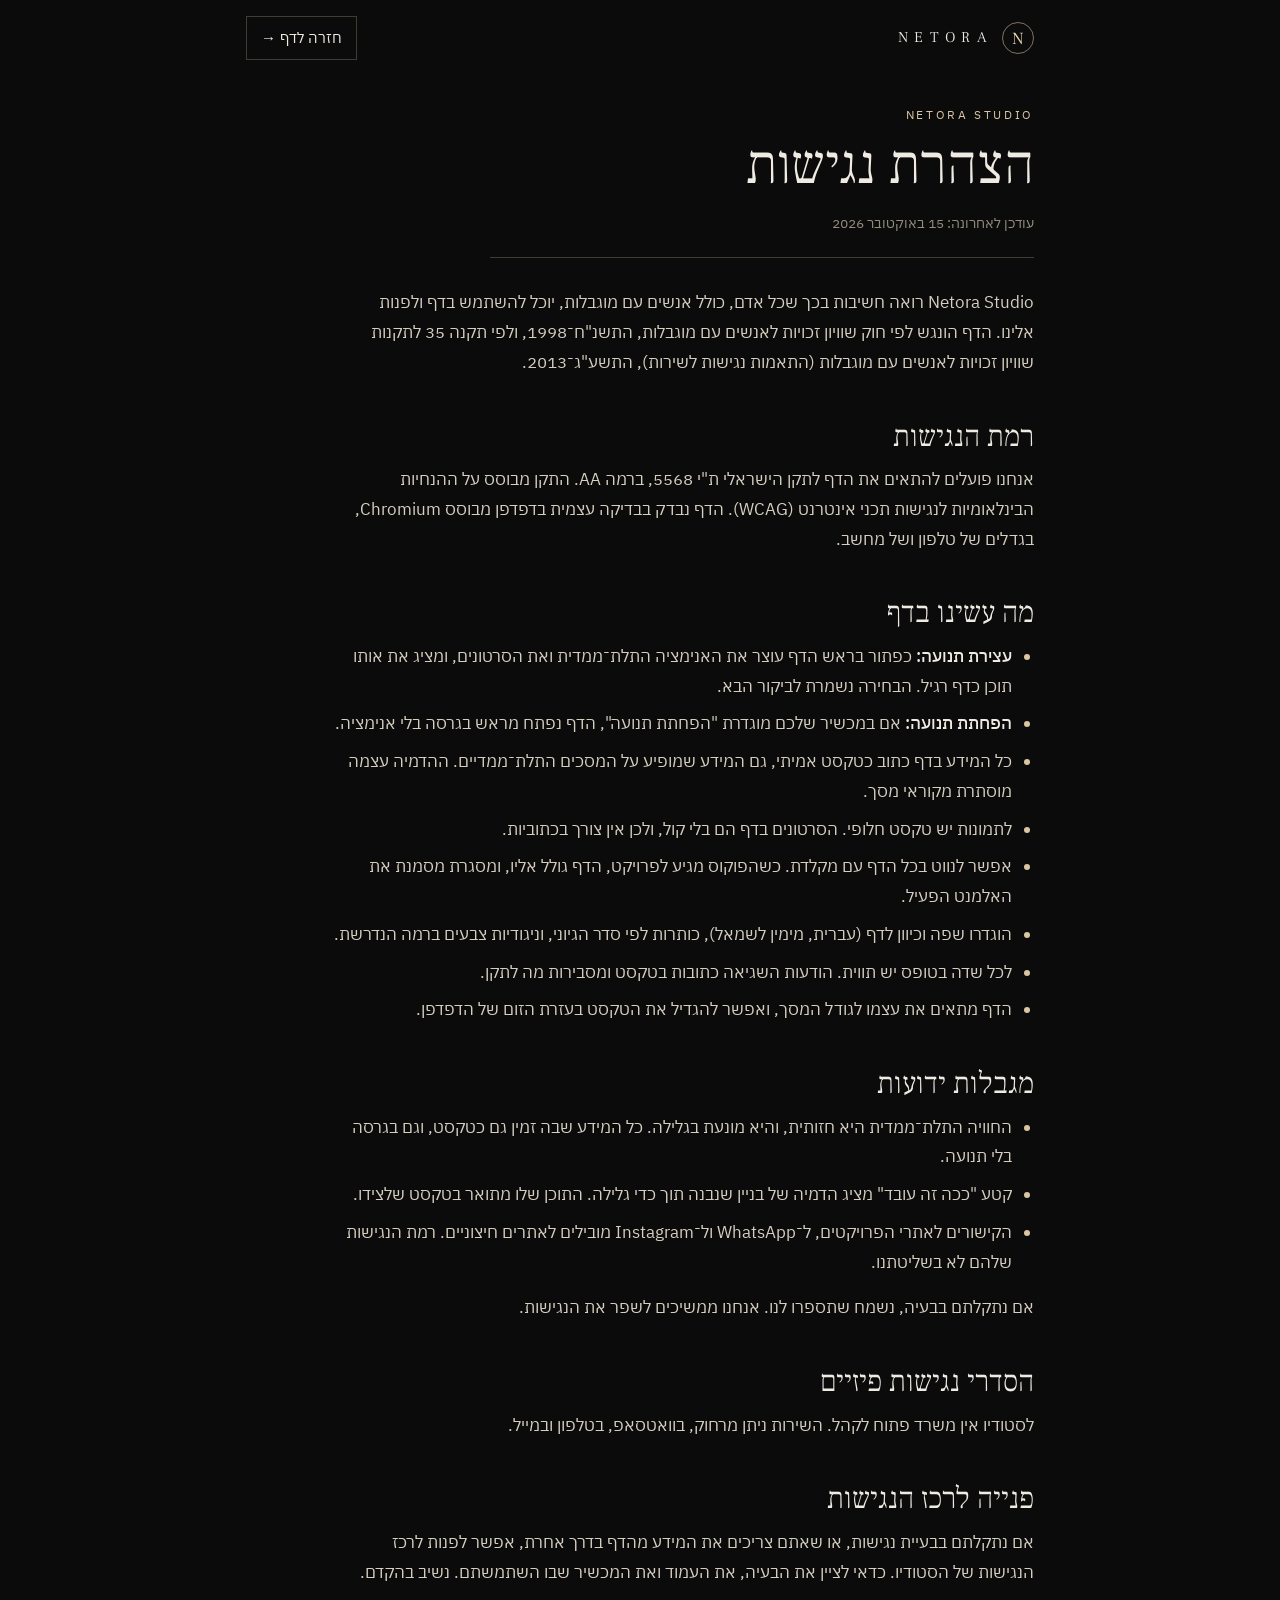
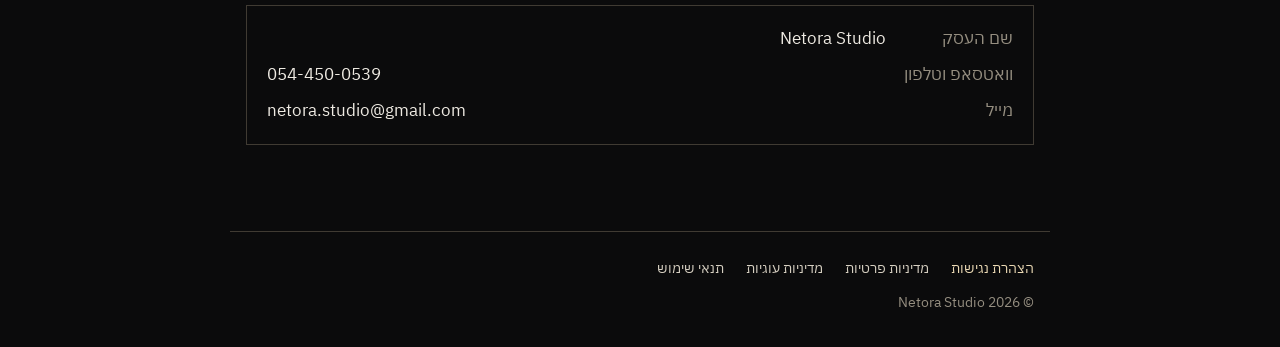
<file: v3/accessibility.html>
<!doctype html>
<html lang="he" dir="rtl">
<head>
<meta charset="utf-8">
<meta name="viewport" content="width=device-width, initial-scale=1, viewport-fit=cover">
<title>הצהרת נגישות | Netora Studio</title>
<meta name="description" content="מה עשינו כדי שכל אחד יוכל להשתמש בדף, ומה עוד לא מושלם.">
<meta name="theme-color" content="#0B0B0C">
<meta name="robots" content="noindex, follow">
<link rel="stylesheet" href="legal.css">
</head>
<body>
<a class="skip" href="#content">דילוג לתוכן</a>
<header class="top">
  <a class="brand" href="./" aria-label="Netora Studio, חזרה לדף הראשי"><span class="mono" aria-hidden="true">N</span><span class="word" aria-hidden="true">NETORA</span></a>
  <a class="back" href="./">חזרה לדף →</a>
</header>
<main id="content">
  <p class="eyebrow">NETORA STUDIO</p>
  <h1>הצהרת נגישות</h1>
  <p class="updated">עודכן לאחרונה: 15 באוקטובר 2026</p>
<p>Netora Studio רואה חשיבות בכך שכל אדם, כולל אנשים עם מוגבלות, יוכל להשתמש בדף ולפנות אלינו. הדף הונגש לפי חוק שוויון זכויות לאנשים עם מוגבלות, התשנ"ח־1998, ולפי תקנה 35 לתקנות שוויון זכויות לאנשים עם מוגבלות (התאמות נגישות לשירות), התשע"ג־2013.</p>

<h2>רמת הנגישות</h2>
<p>אנחנו פועלים להתאים את הדף לתקן הישראלי ת"י 5568, ברמה AA. התקן מבוסס על ההנחיות הבינלאומיות לנגישות תכני אינטרנט (WCAG). הדף נבדק בבדיקה עצמית בדפדפן מבוסס Chromium, בגדלים של טלפון ושל מחשב.</p>

<h2>מה עשינו בדף</h2>
<ul>
<li><strong>עצירת תנועה:</strong> כפתור בראש הדף עוצר את האנימציה התלת־ממדית ואת הסרטונים, ומציג את אותו תוכן כדף רגיל. הבחירה נשמרת לביקור הבא.</li>
<li><strong>הפחתת תנועה:</strong> אם במכשיר שלכם מוגדרת "הפחתת תנועה", הדף נפתח מראש בגרסה בלי אנימציה.</li>
<li>כל המידע בדף כתוב כטקסט אמיתי, גם המידע שמופיע על המסכים התלת־ממדיים. ההדמיה עצמה מוסתרת מקוראי מסך.</li>
<li>לתמונות יש טקסט חלופי. הסרטונים בדף הם בלי קול, ולכן אין צורך בכתוביות.</li>
<li>אפשר לנווט בכל הדף עם מקלדת. כשהפוקוס מגיע לפרויקט, הדף גולל אליו, ומסגרת מסמנת את האלמנט הפעיל.</li>
<li>הוגדרו שפה וכיוון לדף (עברית, מימין לשמאל), כותרות לפי סדר הגיוני, וניגודיות צבעים ברמה הנדרשת.</li>
<li>לכל שדה בטופס יש תווית. הודעות השגיאה כתובות בטקסט ומסבירות מה לתקן.</li>
<li>הדף מתאים את עצמו לגודל המסך, ואפשר להגדיל את הטקסט בעזרת הזום של הדפדפן.</li>
</ul>

<h2>מגבלות ידועות</h2>
<ul>
<li>החוויה התלת־ממדית היא חזותית, והיא מונעת בגלילה. כל המידע שבה זמין גם כטקסט, וגם בגרסה בלי תנועה.</li>
<li>קטע "ככה זה עובד" מציג הדמיה של בניין שנבנה תוך כדי גלילה. התוכן שלו מתואר בטקסט שלצידו.</li>
<li>הקישורים לאתרי הפרויקטים, ל־WhatsApp ול־Instagram מובילים לאתרים חיצוניים. רמת הנגישות שלהם לא בשליטתנו.</li>
</ul>
<p>אם נתקלתם בבעיה, נשמח שתספרו לנו. אנחנו ממשיכים לשפר את הנגישות.</p>

<h2>הסדרי נגישות פיזיים</h2>
<p>לסטודיו אין משרד פתוח לקהל. השירות ניתן מרחוק, בוואטסאפ, בטלפון ובמייל.</p>

<h2>פנייה לרכז הנגישות</h2>
<p>אם נתקלתם בבעיית נגישות, או שאתם צריכים את המידע מהדף בדרך אחרת, אפשר לפנות לרכז הנגישות של הסטודיו. כדאי לציין את הבעיה, את העמוד ואת המכשיר שבו השתמשתם. נשיב בהקדם.</p>
<div class="box"><dl>
<dt>שם העסק</dt><dd>Netora Studio</dd>
<dt>וואטסאפ וטלפון</dt><dd class="ltr">054-450-0539</dd>
<dt>מייל</dt><dd class="ltr">netora.studio@gmail.com</dd>
</dl></div>
</main>
<footer class="foot">
  <nav aria-label="מסמכים משפטיים" style="display:contents">
    <a href="accessibility.html" aria-current="page">הצהרת נגישות</a>
    <a href="privacy.html">מדיניות פרטיות</a>
    <a href="cookies.html">מדיניות עוגיות</a>
    <a href="terms.html">תנאי שימוש</a>
  </nav>
  <span>© <span class="ltr">2026</span> Netora Studio</span>
</footer>
</body>
</html>
</file>
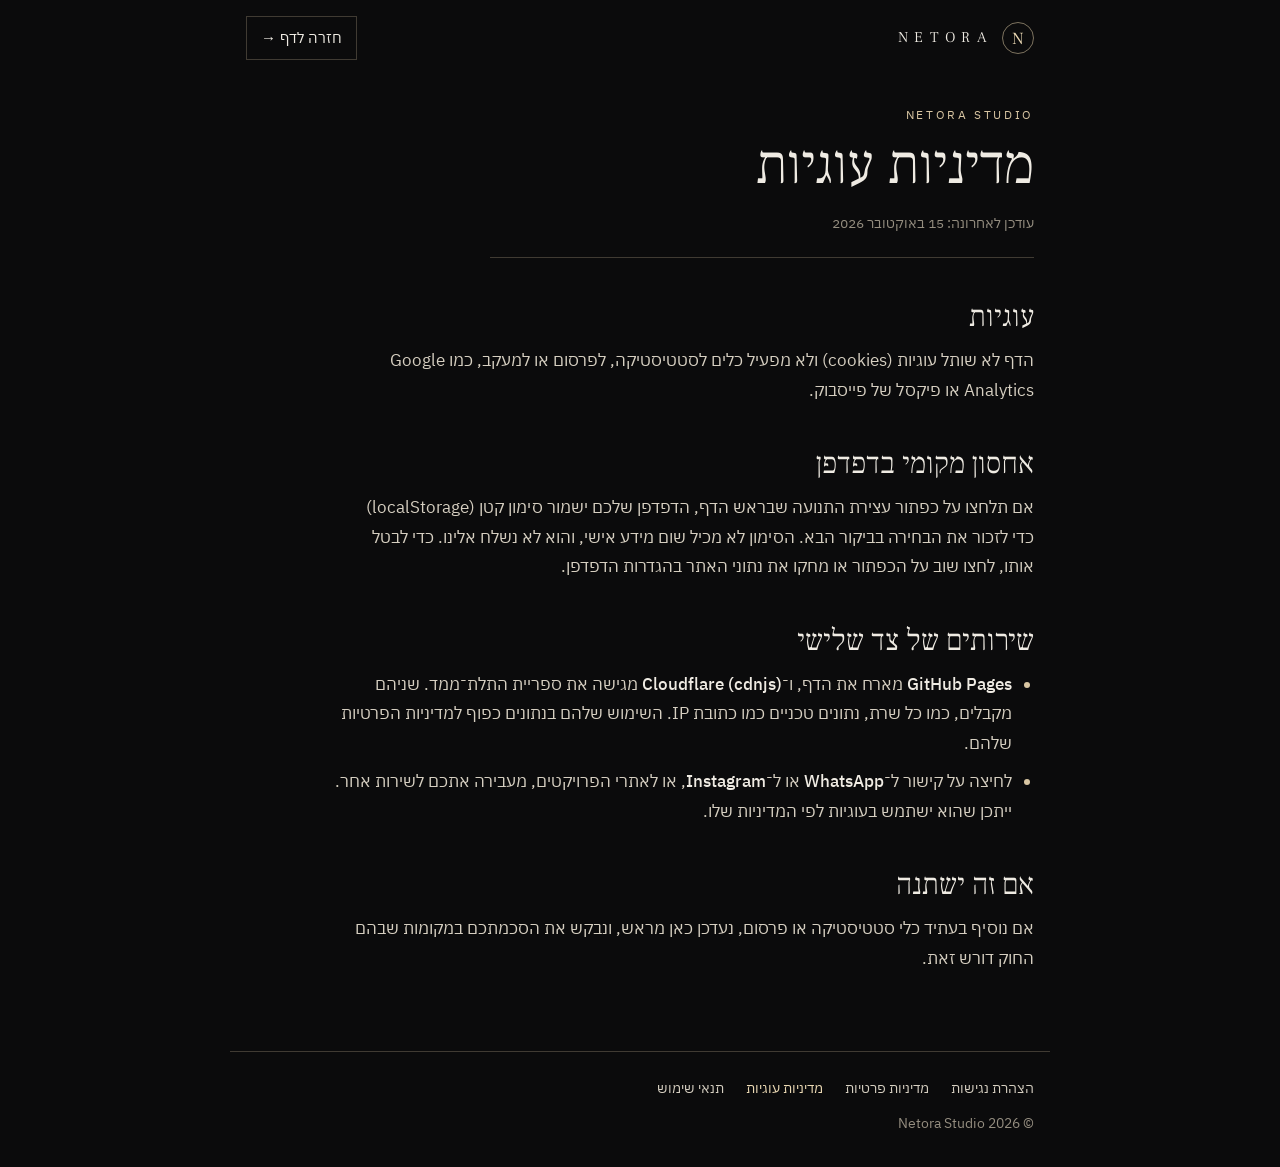
<file: v3/cookies.html>
<!doctype html>
<html lang="he" dir="rtl">
<head>
<meta charset="utf-8">
<meta name="viewport" content="width=device-width, initial-scale=1, viewport-fit=cover">
<title>מדיניות עוגיות | Netora Studio</title>
<meta name="description" content="אילו קבצים ונתונים הדף שומר בדפדפן שלכם.">
<meta name="theme-color" content="#0B0B0C">
<meta name="robots" content="noindex, follow">
<link rel="stylesheet" href="legal.css">
</head>
<body>
<a class="skip" href="#content">דילוג לתוכן</a>
<header class="top">
  <a class="brand" href="./" aria-label="Netora Studio, חזרה לדף הראשי"><span class="mono" aria-hidden="true">N</span><span class="word" aria-hidden="true">NETORA</span></a>
  <a class="back" href="./">חזרה לדף →</a>
</header>
<main id="content">
  <p class="eyebrow">NETORA STUDIO</p>
  <h1>מדיניות עוגיות</h1>
  <p class="updated">עודכן לאחרונה: 15 באוקטובר 2026</p>
<h2>עוגיות</h2>
<p>הדף לא שותל עוגיות (cookies) ולא מפעיל כלים לסטטיסטיקה, לפרסום או למעקב, כמו Google Analytics או פיקסל של פייסבוק.</p>

<h2>אחסון מקומי בדפדפן</h2>
<p>אם תלחצו על כפתור עצירת התנועה שבראש הדף, הדפדפן שלכם ישמור סימון קטן (localStorage) כדי לזכור את הבחירה בביקור הבא. הסימון לא מכיל שום מידע אישי, והוא לא נשלח אלינו. כדי לבטל אותו, לחצו שוב על הכפתור או מחקו את נתוני האתר בהגדרות הדפדפן.</p>

<h2>שירותים של צד שלישי</h2>
<ul>
<li><strong>GitHub Pages</strong> מארח את הדף, ו־<strong>Cloudflare (cdnjs)</strong> מגישה את ספריית התלת־ממד. שניהם מקבלים, כמו כל שרת, נתונים טכניים כמו כתובת IP. השימוש שלהם בנתונים כפוף למדיניות הפרטיות שלהם.</li>
<li>לחיצה על קישור ל־<strong>WhatsApp</strong> או ל־<strong>Instagram</strong>, או לאתרי הפרויקטים, מעבירה אתכם לשירות אחר. ייתכן שהוא ישתמש בעוגיות לפי המדיניות שלו.</li>
</ul>

<h2>אם זה ישתנה</h2>
<p>אם נוסיף בעתיד כלי סטטיסטיקה או פרסום, נעדכן כאן מראש, ונבקש את הסכמתכם במקומות שבהם החוק דורש זאת.</p>
</main>
<footer class="foot">
  <nav aria-label="מסמכים משפטיים" style="display:contents">
    <a href="accessibility.html">הצהרת נגישות</a>
    <a href="privacy.html">מדיניות פרטיות</a>
    <a href="cookies.html" aria-current="page">מדיניות עוגיות</a>
    <a href="terms.html">תנאי שימוש</a>
  </nav>
  <span>© <span class="ltr">2026</span> Netora Studio</span>
</footer>
</body>
</html>
</file>
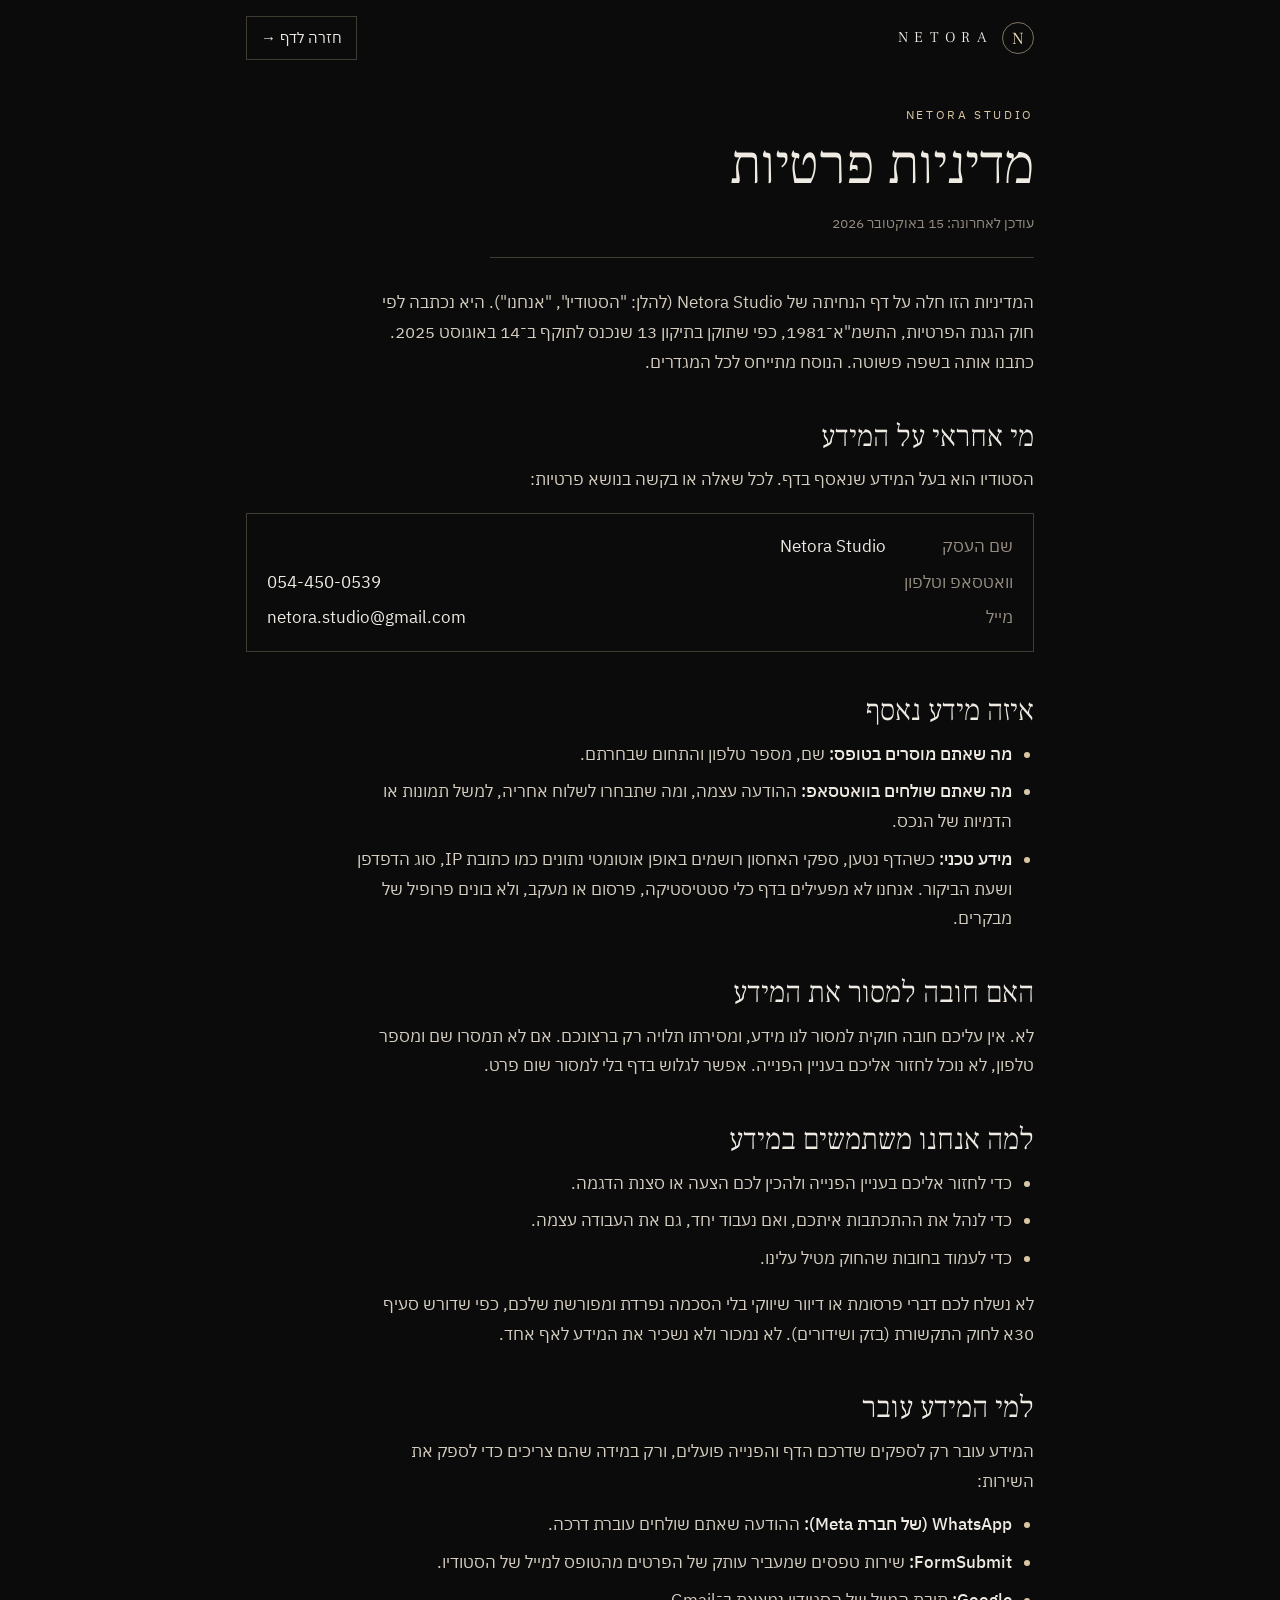
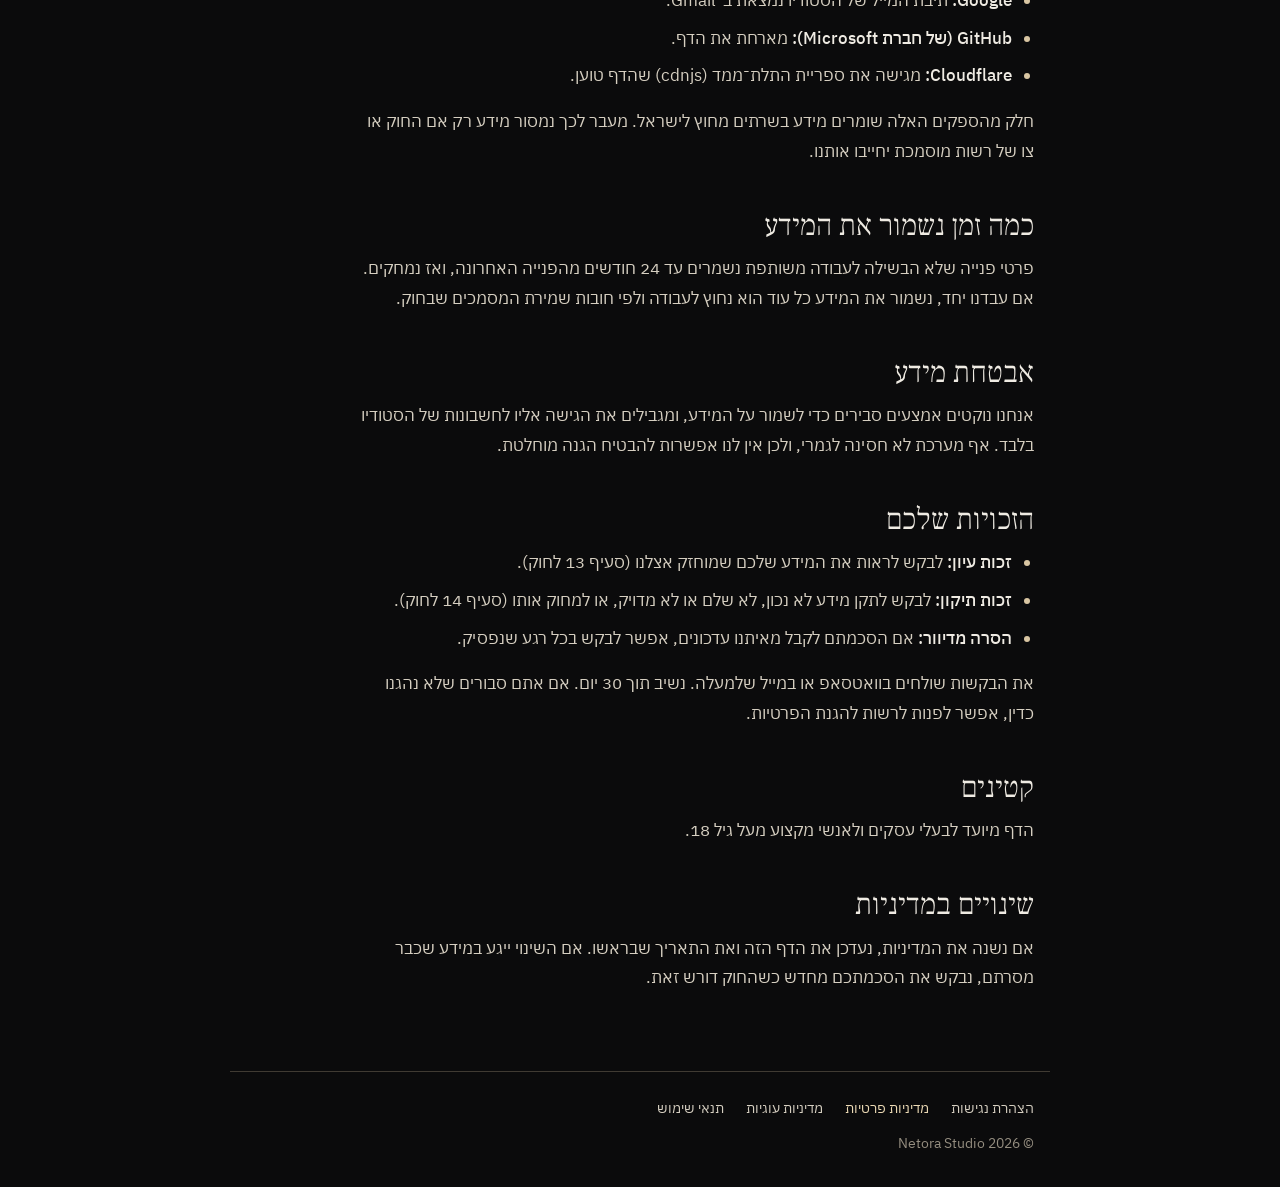
<file: v3/privacy.html>
<!doctype html>
<html lang="he" dir="rtl">
<head>
<meta charset="utf-8">
<meta name="viewport" content="width=device-width, initial-scale=1, viewport-fit=cover">
<title>מדיניות פרטיות | Netora Studio</title>
<meta name="description" content="מה אנחנו אוספים בדף הזה, למה, למי זה עובר ומה הזכויות שלכם.">
<meta name="theme-color" content="#0B0B0C">
<meta name="robots" content="noindex, follow">
<link rel="stylesheet" href="legal.css">
</head>
<body>
<a class="skip" href="#content">דילוג לתוכן</a>
<header class="top">
  <a class="brand" href="./" aria-label="Netora Studio, חזרה לדף הראשי"><span class="mono" aria-hidden="true">N</span><span class="word" aria-hidden="true">NETORA</span></a>
  <a class="back" href="./">חזרה לדף →</a>
</header>
<main id="content">
  <p class="eyebrow">NETORA STUDIO</p>
  <h1>מדיניות פרטיות</h1>
  <p class="updated">עודכן לאחרונה: 15 באוקטובר 2026</p>
<p>המדיניות הזו חלה על דף הנחיתה של Netora Studio (להלן: "הסטודיו", "אנחנו"). היא נכתבה לפי חוק הגנת הפרטיות, התשמ"א־1981, כפי שתוקן בתיקון 13 שנכנס לתוקף ב־14 באוגוסט 2025. כתבנו אותה בשפה פשוטה. הנוסח מתייחס לכל המגדרים.</p>

<h2>מי אחראי על המידע</h2>
<p>הסטודיו הוא בעל המידע שנאסף בדף. לכל שאלה או בקשה בנושא פרטיות:</p>
<div class="box"><dl>
<dt>שם העסק</dt><dd>Netora Studio</dd>
<dt>וואטסאפ וטלפון</dt><dd class="ltr">054-450-0539</dd>
<dt>מייל</dt><dd class="ltr">netora.studio@gmail.com</dd>
</dl></div>

<h2>איזה מידע נאסף</h2>
<ul>
<li><strong>מה שאתם מוסרים בטופס:</strong> שם, מספר טלפון והתחום שבחרתם.</li>
<li><strong>מה שאתם שולחים בוואטסאפ:</strong> ההודעה עצמה, ומה שתבחרו לשלוח אחריה, למשל תמונות או הדמיות של הנכס.</li>
<li><strong>מידע טכני:</strong> כשהדף נטען, ספקי האחסון רושמים באופן אוטומטי נתונים כמו כתובת IP, סוג הדפדפן ושעת הביקור. אנחנו לא מפעילים בדף כלי סטטיסטיקה, פרסום או מעקב, ולא בונים פרופיל של מבקרים.</li>
</ul>

<h2>האם חובה למסור את המידע</h2>
<p>לא. אין עליכם חובה חוקית למסור לנו מידע, ומסירתו תלויה רק ברצונכם. אם לא תמסרו שם ומספר טלפון, לא נוכל לחזור אליכם בעניין הפנייה. אפשר לגלוש בדף בלי למסור שום פרט.</p>

<h2>למה אנחנו משתמשים במידע</h2>
<ul>
<li>כדי לחזור אליכם בעניין הפנייה ולהכין לכם הצעה או סצנת הדגמה.</li>
<li>כדי לנהל את ההתכתבות איתכם, ואם נעבוד יחד, גם את העבודה עצמה.</li>
<li>כדי לעמוד בחובות שהחוק מטיל עלינו.</li>
</ul>
<p>לא נשלח לכם דברי פרסומת או דיוור שיווקי בלי הסכמה נפרדת ומפורשת שלכם, כפי שדורש סעיף 30א לחוק התקשורת (בזק ושידורים). לא נמכור ולא נשכיר את המידע לאף אחד.</p>

<h2>למי המידע עובר</h2>
<p>המידע עובר רק לספקים שדרכם הדף והפנייה פועלים, ורק במידה שהם צריכים כדי לספק את השירות:</p>
<ul>
<li><strong>WhatsApp (של חברת Meta):</strong> ההודעה שאתם שולחים עוברת דרכה.</li>
<li><strong>FormSubmit:</strong> שירות טפסים שמעביר עותק של הפרטים מהטופס למייל של הסטודיו.</li>
<li><strong>Google:</strong> תיבת המייל של הסטודיו נמצאת ב־Gmail.</li>
<li><strong>GitHub (של חברת Microsoft):</strong> מארחת את הדף.</li>
<li><strong>Cloudflare:</strong> מגישה את ספריית התלת־ממד (cdnjs) שהדף טוען.</li>
</ul>
<p>חלק מהספקים האלה שומרים מידע בשרתים מחוץ לישראל. מעבר לכך נמסור מידע רק אם החוק או צו של רשות מוסמכת יחייבו אותנו.</p>

<h2>כמה זמן נשמור את המידע</h2>
<p>פרטי פנייה שלא הבשילה לעבודה משותפת נשמרים עד 24 חודשים מהפנייה האחרונה, ואז נמחקים. אם עבדנו יחד, נשמור את המידע כל עוד הוא נחוץ לעבודה ולפי חובות שמירת המסמכים שבחוק.</p>

<h2>אבטחת מידע</h2>
<p>אנחנו נוקטים אמצעים סבירים כדי לשמור על המידע, ומגבילים את הגישה אליו לחשבונות של הסטודיו בלבד. אף מערכת לא חסינה לגמרי, ולכן אין לנו אפשרות להבטיח הגנה מוחלטת.</p>

<h2>הזכויות שלכם</h2>
<ul>
<li><strong>זכות עיון:</strong> לבקש לראות את המידע שלכם שמוחזק אצלנו (סעיף 13 לחוק).</li>
<li><strong>זכות תיקון:</strong> לבקש לתקן מידע לא נכון, לא שלם או לא מדויק, או למחוק אותו (סעיף 14 לחוק).</li>
<li><strong>הסרה מדיוור:</strong> אם הסכמתם לקבל מאיתנו עדכונים, אפשר לבקש בכל רגע שנפסיק.</li>
</ul>
<p>את הבקשות שולחים בוואטסאפ או במייל שלמעלה. נשיב תוך 30 יום. אם אתם סבורים שלא נהגנו כדין, אפשר לפנות לרשות להגנת הפרטיות.</p>

<h2>קטינים</h2>
<p>הדף מיועד לבעלי עסקים ולאנשי מקצוע מעל גיל 18.</p>

<h2>שינויים במדיניות</h2>
<p>אם נשנה את המדיניות, נעדכן את הדף הזה ואת התאריך שבראשו. אם השינוי ייגע במידע שכבר מסרתם, נבקש את הסכמתכם מחדש כשהחוק דורש זאת.</p>
</main>
<footer class="foot">
  <nav aria-label="מסמכים משפטיים" style="display:contents">
    <a href="accessibility.html">הצהרת נגישות</a>
    <a href="privacy.html" aria-current="page">מדיניות פרטיות</a>
    <a href="cookies.html">מדיניות עוגיות</a>
    <a href="terms.html">תנאי שימוש</a>
  </nav>
  <span>© <span class="ltr">2026</span> Netora Studio</span>
</footer>
</body>
</html>
</file>
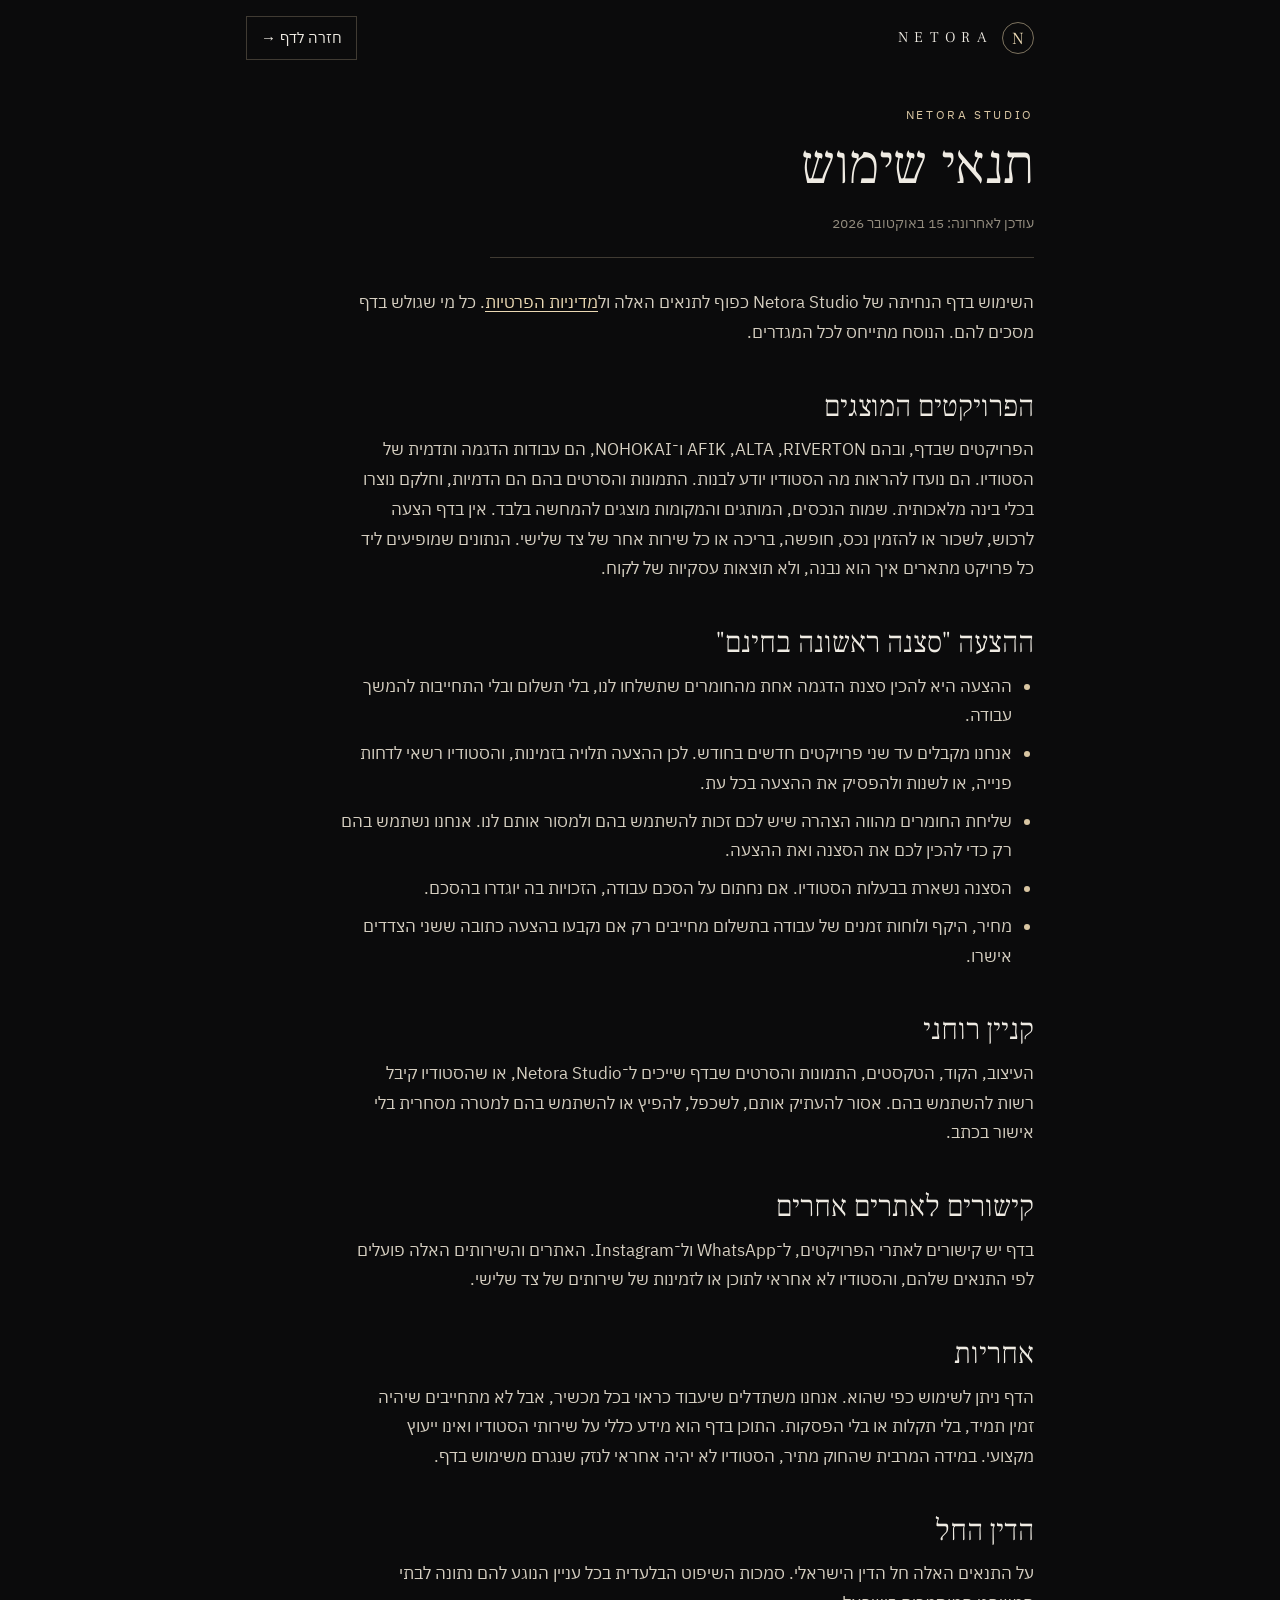
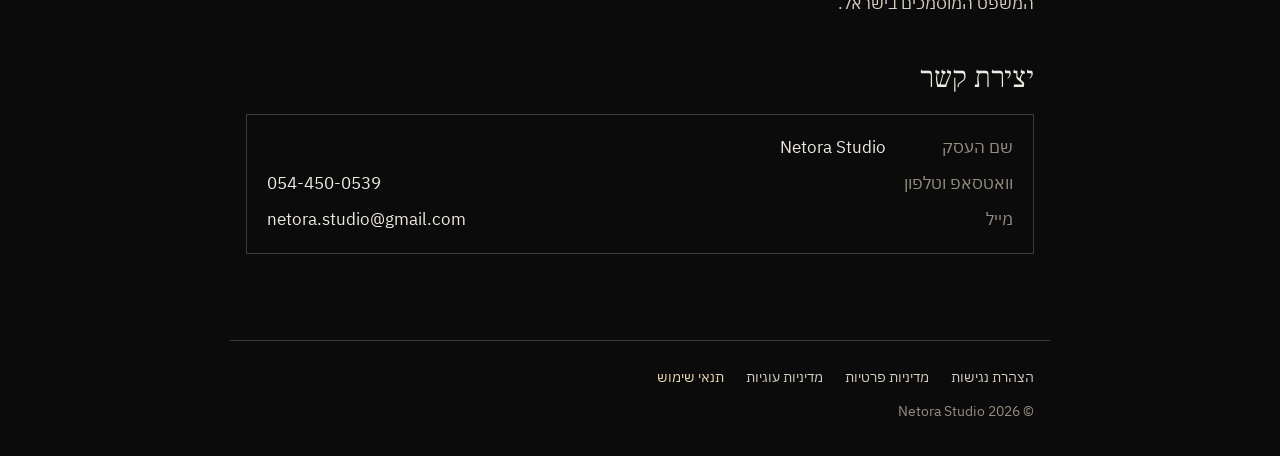
<file: v3/terms.html>
<!doctype html>
<html lang="he" dir="rtl">
<head>
<meta charset="utf-8">
<meta name="viewport" content="width=device-width, initial-scale=1, viewport-fit=cover">
<title>תנאי שימוש | Netora Studio</title>
<meta name="description" content="הכללים לשימוש בדף ולהצעת הסצנה החינמית.">
<meta name="theme-color" content="#0B0B0C">
<meta name="robots" content="noindex, follow">
<link rel="stylesheet" href="legal.css">
</head>
<body>
<a class="skip" href="#content">דילוג לתוכן</a>
<header class="top">
  <a class="brand" href="./" aria-label="Netora Studio, חזרה לדף הראשי"><span class="mono" aria-hidden="true">N</span><span class="word" aria-hidden="true">NETORA</span></a>
  <a class="back" href="./">חזרה לדף →</a>
</header>
<main id="content">
  <p class="eyebrow">NETORA STUDIO</p>
  <h1>תנאי שימוש</h1>
  <p class="updated">עודכן לאחרונה: 15 באוקטובר 2026</p>
<p>השימוש בדף הנחיתה של Netora Studio כפוף לתנאים האלה ול<a href="privacy.html">מדיניות הפרטיות</a>. כל מי שגולש בדף מסכים להם. הנוסח מתייחס לכל המגדרים.</p>

<h2>הפרויקטים המוצגים</h2>
<p>הפרויקטים שבדף, ובהם <bdi>RIVERTON</bdi>, <bdi>ALTA</bdi>, <bdi>AFIK</bdi> ו־<bdi>NOHOKAI</bdi>, הם עבודות הדגמה ותדמית של הסטודיו. הם נועדו להראות מה הסטודיו יודע לבנות. התמונות והסרטים בהם הם הדמיות, וחלקם נוצרו בכלי בינה מלאכותית. שמות הנכסים, המותגים והמקומות מוצגים להמחשה בלבד. אין בדף הצעה לרכוש, לשכור או להזמין נכס, חופשה, בריכה או כל שירות אחר של צד שלישי. הנתונים שמופיעים ליד כל פרויקט מתארים איך הוא נבנה, ולא תוצאות עסקיות של לקוח.</p>

<h2>ההצעה "סצנה ראשונה בחינם"</h2>
<ul>
<li>ההצעה היא להכין סצנת הדגמה אחת מהחומרים שתשלחו לנו, בלי תשלום ובלי התחייבות להמשך עבודה.</li>
<li>אנחנו מקבלים עד שני פרויקטים חדשים בחודש. לכן ההצעה תלויה בזמינות, והסטודיו רשאי לדחות פנייה, או לשנות ולהפסיק את ההצעה בכל עת.</li>
<li>שליחת החומרים מהווה הצהרה שיש לכם זכות להשתמש בהם ולמסור אותם לנו. אנחנו נשתמש בהם רק כדי להכין לכם את הסצנה ואת ההצעה.</li>
<li>הסצנה נשארת בבעלות הסטודיו. אם נחתום על הסכם עבודה, הזכויות בה יוגדרו בהסכם.</li>
<li>מחיר, היקף ולוחות זמנים של עבודה בתשלום מחייבים רק אם נקבעו בהצעה כתובה ששני הצדדים אישרו.</li>
</ul>

<h2>קניין רוחני</h2>
<p>העיצוב, הקוד, הטקסטים, התמונות והסרטים שבדף שייכים ל־Netora Studio, או שהסטודיו קיבל רשות להשתמש בהם. אסור להעתיק אותם, לשכפל, להפיץ או להשתמש בהם למטרה מסחרית בלי אישור בכתב.</p>

<h2>קישורים לאתרים אחרים</h2>
<p>בדף יש קישורים לאתרי הפרויקטים, ל־WhatsApp ול־Instagram. האתרים והשירותים האלה פועלים לפי התנאים שלהם, והסטודיו לא אחראי לתוכן או לזמינות של שירותים של צד שלישי.</p>

<h2>אחריות</h2>
<p>הדף ניתן לשימוש כפי שהוא. אנחנו משתדלים שיעבוד כראוי בכל מכשיר, אבל לא מתחייבים שיהיה זמין תמיד, בלי תקלות או בלי הפסקות. התוכן בדף הוא מידע כללי על שירותי הסטודיו ואינו ייעוץ מקצועי. במידה המרבית שהחוק מתיר, הסטודיו לא יהיה אחראי לנזק שנגרם משימוש בדף.</p>

<h2>הדין החל</h2>
<p>על התנאים האלה חל הדין הישראלי. סמכות השיפוט הבלעדית בכל עניין הנוגע להם נתונה לבתי המשפט המוסמכים בישראל.</p>

<h2>יצירת קשר</h2>
<div class="box"><dl>
<dt>שם העסק</dt><dd>Netora Studio</dd>
<dt>וואטסאפ וטלפון</dt><dd class="ltr">054-450-0539</dd>
<dt>מייל</dt><dd class="ltr">netora.studio@gmail.com</dd>
</dl></div>
</main>
<footer class="foot">
  <nav aria-label="מסמכים משפטיים" style="display:contents">
    <a href="accessibility.html">הצהרת נגישות</a>
    <a href="privacy.html">מדיניות פרטיות</a>
    <a href="cookies.html">מדיניות עוגיות</a>
    <a href="terms.html" aria-current="page">תנאי שימוש</a>
  </nav>
  <span>© <span class="ltr">2026</span> Netora Studio</span>
</footer>
</body>
</html>
</file>
<file: v3/legal.css>
@font-face{font-family:"Frank Ruhl Libre";font-weight:300;font-display:swap;src:url(fonts/frank-ruhl-libre-hebrew-300-normal.woff2) format("woff2");unicode-range:U+0590-05FF,U+200C-2010,U+20AA,U+25CC,U+FB1D-FB4F}
@font-face{font-family:"Frank Ruhl Libre";font-weight:300;font-display:swap;src:url(fonts/frank-ruhl-libre-latin-300-normal.woff2) format("woff2");unicode-range:U+0000-00FF,U+0131,U+0152-0153,U+02BB-02BC,U+02C6,U+02DA,U+02DC,U+2000-206F,U+20AC,U+2122,U+2212,U+FEFF,U+FFFD}
@font-face{font-family:"IBM Plex Sans Hebrew";font-weight:400;font-display:swap;src:url(fonts/ibm-plex-sans-hebrew-hebrew-400-normal.woff2) format("woff2");unicode-range:U+0590-05FF,U+200C-2010,U+20AA,U+25CC,U+FB1D-FB4F}
@font-face{font-family:"IBM Plex Sans Hebrew";font-weight:400;font-display:swap;src:url(fonts/ibm-plex-sans-hebrew-latin-400-normal.woff2) format("woff2");unicode-range:U+0000-00FF,U+0131,U+0152-0153,U+02BB-02BC,U+02C6,U+02DA,U+02DC,U+2000-206F,U+20AC,U+2122,U+2212,U+FEFF,U+FFFD}
@font-face{font-family:"IBM Plex Sans Hebrew";font-weight:500;font-display:swap;src:url(fonts/ibm-plex-sans-hebrew-hebrew-500-normal.woff2) format("woff2");unicode-range:U+0590-05FF,U+200C-2010,U+20AA,U+25CC,U+FB1D-FB4F}
@font-face{font-family:"IBM Plex Sans Hebrew";font-weight:500;font-display:swap;src:url(fonts/ibm-plex-sans-hebrew-latin-500-normal.woff2) format("woff2");unicode-range:U+0000-00FF,U+0131,U+0152-0153,U+02BB-02BC,U+02C6,U+02DA,U+02DC,U+2000-206F,U+20AC,U+2122,U+2212,U+FEFF,U+FFFD}

:root{
  --bg:#0B0B0C;--ink:#EFEBE3;--body:#D6CFC1;--muted:#958E80;
  --champagne:#D9C6A3;--champagne-lit:#EBD9B4;--line:rgba(217,198,163,.26);
  --display:"Frank Ruhl Libre","Times New Roman",Georgia,serif;
  --sans:"IBM Plex Sans Hebrew",-apple-system,BlinkMacSystemFont,"Segoe UI",Arial,sans-serif;
  color-scheme:dark;
}
*{box-sizing:border-box}
html{background:var(--bg)}
body{margin:0;background:var(--bg);color:var(--body);font-family:var(--sans);font-size:17px;line-height:1.75;-webkit-font-smoothing:antialiased}
a{color:var(--champagne-lit);text-underline-offset:3px}
a:hover{color:#F4E6C6}
:focus-visible{outline:1px solid var(--champagne-lit);outline-offset:3px}
.skip{position:absolute;right:16px;top:-60px;background:var(--champagne-lit);color:#16130E;padding:10px 16px;text-decoration:none;z-index:10}
.skip:focus{top:12px}

.top{display:flex;align-items:center;justify-content:space-between;gap:12px;max-width:820px;margin:0 auto;
  padding-top:calc(env(safe-area-inset-top,0px) + 16px);padding-bottom:16px;
  padding-left:max(16px,env(safe-area-inset-left,0px));padding-right:max(16px,env(safe-area-inset-right,0px))}
.brand{display:flex;align-items:center;gap:10px;text-decoration:none;color:var(--ink)}
.mono{width:32px;height:32px;border:1px solid rgba(217,198,163,.55);border-radius:50%;display:grid;place-items:center;font-family:var(--display);font-size:17px;color:var(--champagne-lit);padding-top:2px}
.word{font-family:var(--display);font-size:15px;letter-spacing:.42em;direction:ltr;padding-left:.42em}
.back{font-size:15px;text-decoration:none;border:1px solid var(--line);padding:8px 14px;color:var(--ink)}
.back:hover{border-color:rgba(217,198,163,.55);color:var(--ink)}

main{max-width:820px;margin:0 auto;padding-block:28px 64px;
  padding-left:max(16px,env(safe-area-inset-left,0px));padding-right:max(16px,env(safe-area-inset-right,0px))}
.eyebrow{font-size:12px;letter-spacing:.22em;color:var(--champagne);margin:0 0 10px}
h1{font-family:var(--display);font-weight:300;font-size:clamp(36px,8vw,56px);line-height:1.1;color:var(--ink);margin:0 0 14px;text-wrap:balance}
.updated{font-size:14px;color:var(--muted);margin:0 0 30px;padding-bottom:22px;border-bottom:1px solid var(--line)}
h2{font-family:var(--display);font-weight:300;font-size:clamp(24px,5vw,30px);line-height:1.25;color:var(--ink);margin:40px 0 10px;text-wrap:balance}
p,li{max-width:68ch}
p{margin:0 0 14px}
ul{margin:0 0 16px;padding-right:22px;padding-left:0}
li{margin-bottom:8px}
li::marker{color:var(--champagne)}
strong{color:var(--ink);font-weight:500}
.ltr{direction:ltr;unicode-bidi:isolate}
.box{border:1px solid var(--line);padding:18px 20px;margin:18px 0 22px}
.box p:last-child{margin:0}
.box dl{margin:0;display:grid;grid-template-columns:auto 1fr;gap:6px 18px}
.box dt{color:var(--muted)}
.box dd{margin:0;color:var(--ink)}

.foot{max-width:820px;margin:0 auto;border-top:1px solid var(--line);
  padding-block:24px calc(env(safe-area-inset-bottom,0px) + 32px);
  padding-left:max(16px,env(safe-area-inset-left,0px));padding-right:max(16px,env(safe-area-inset-right,0px));
  display:flex;flex-wrap:wrap;gap:10px 22px;font-size:14px;color:var(--muted)}
.foot a{color:var(--body);text-decoration:none}
.foot a:hover,.foot a[aria-current="page"]{color:var(--champagne-lit)}
.foot span{flex-basis:100%}
</file>
